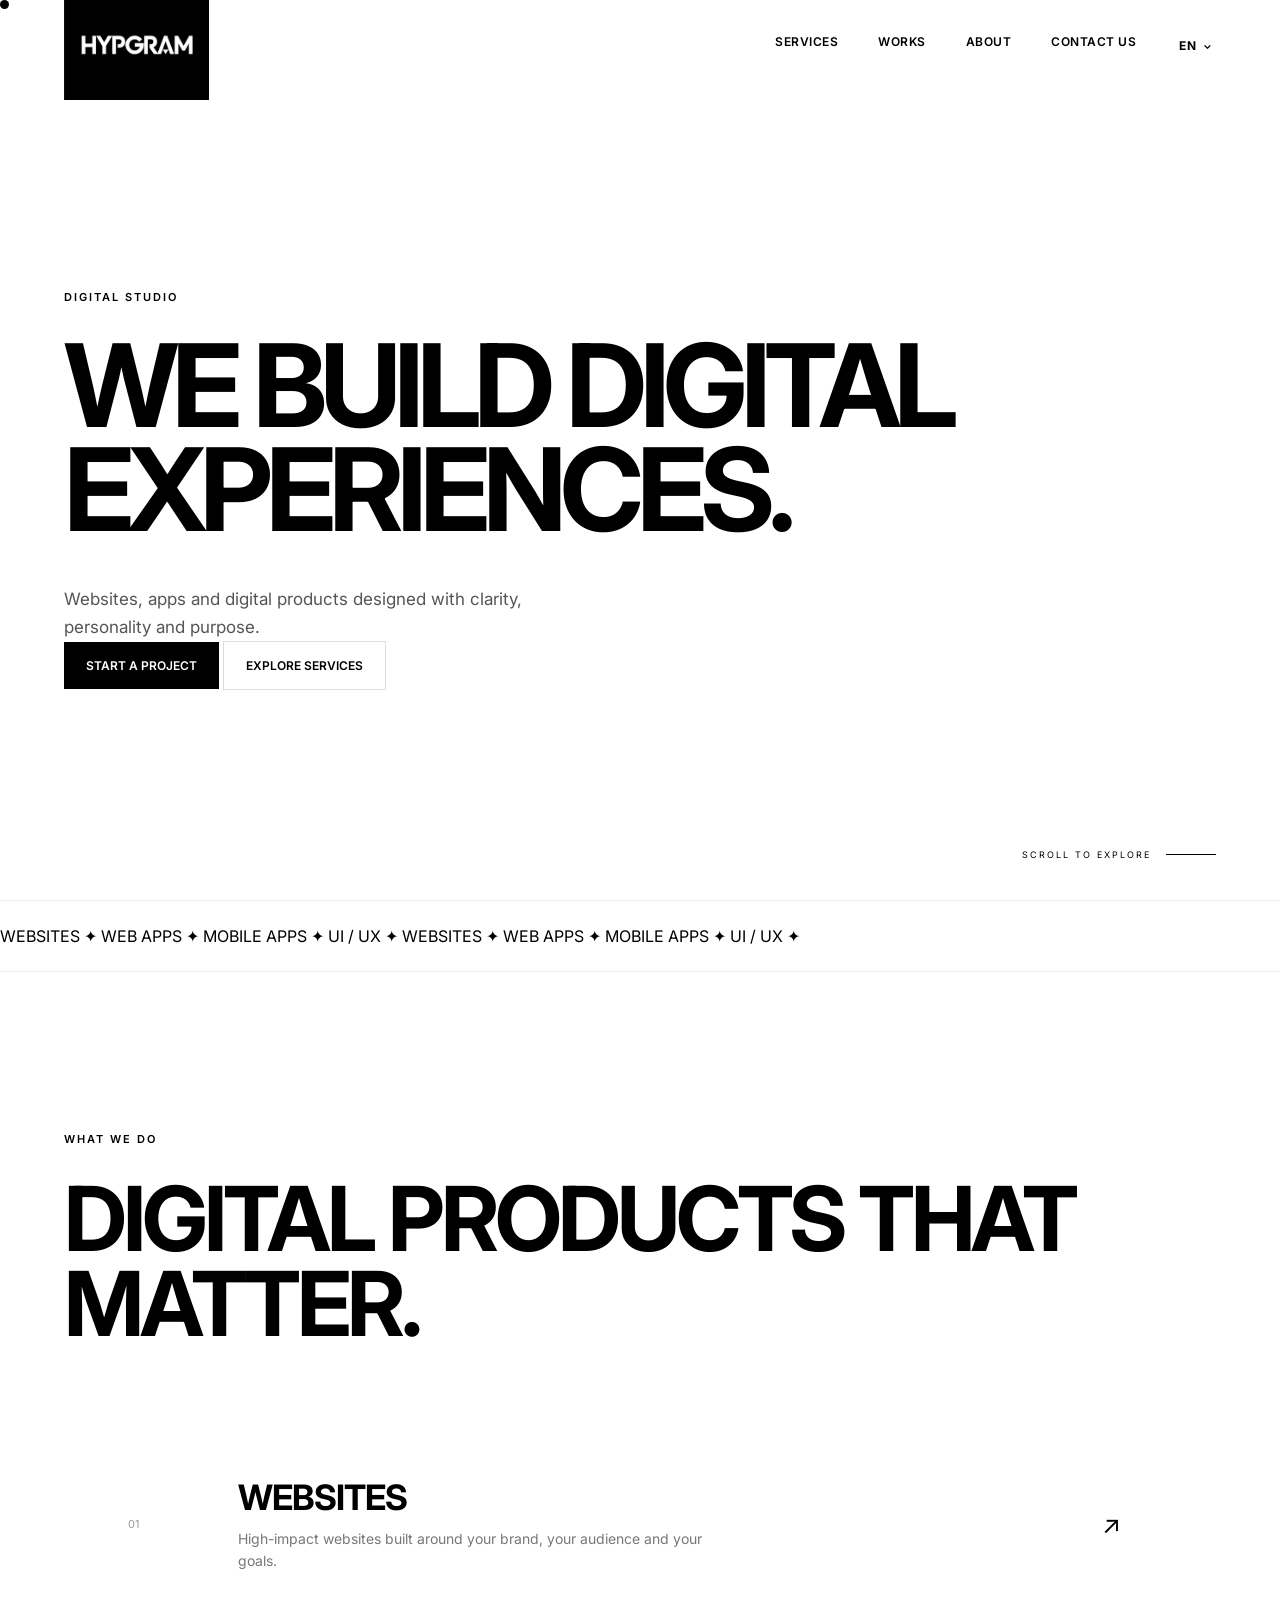
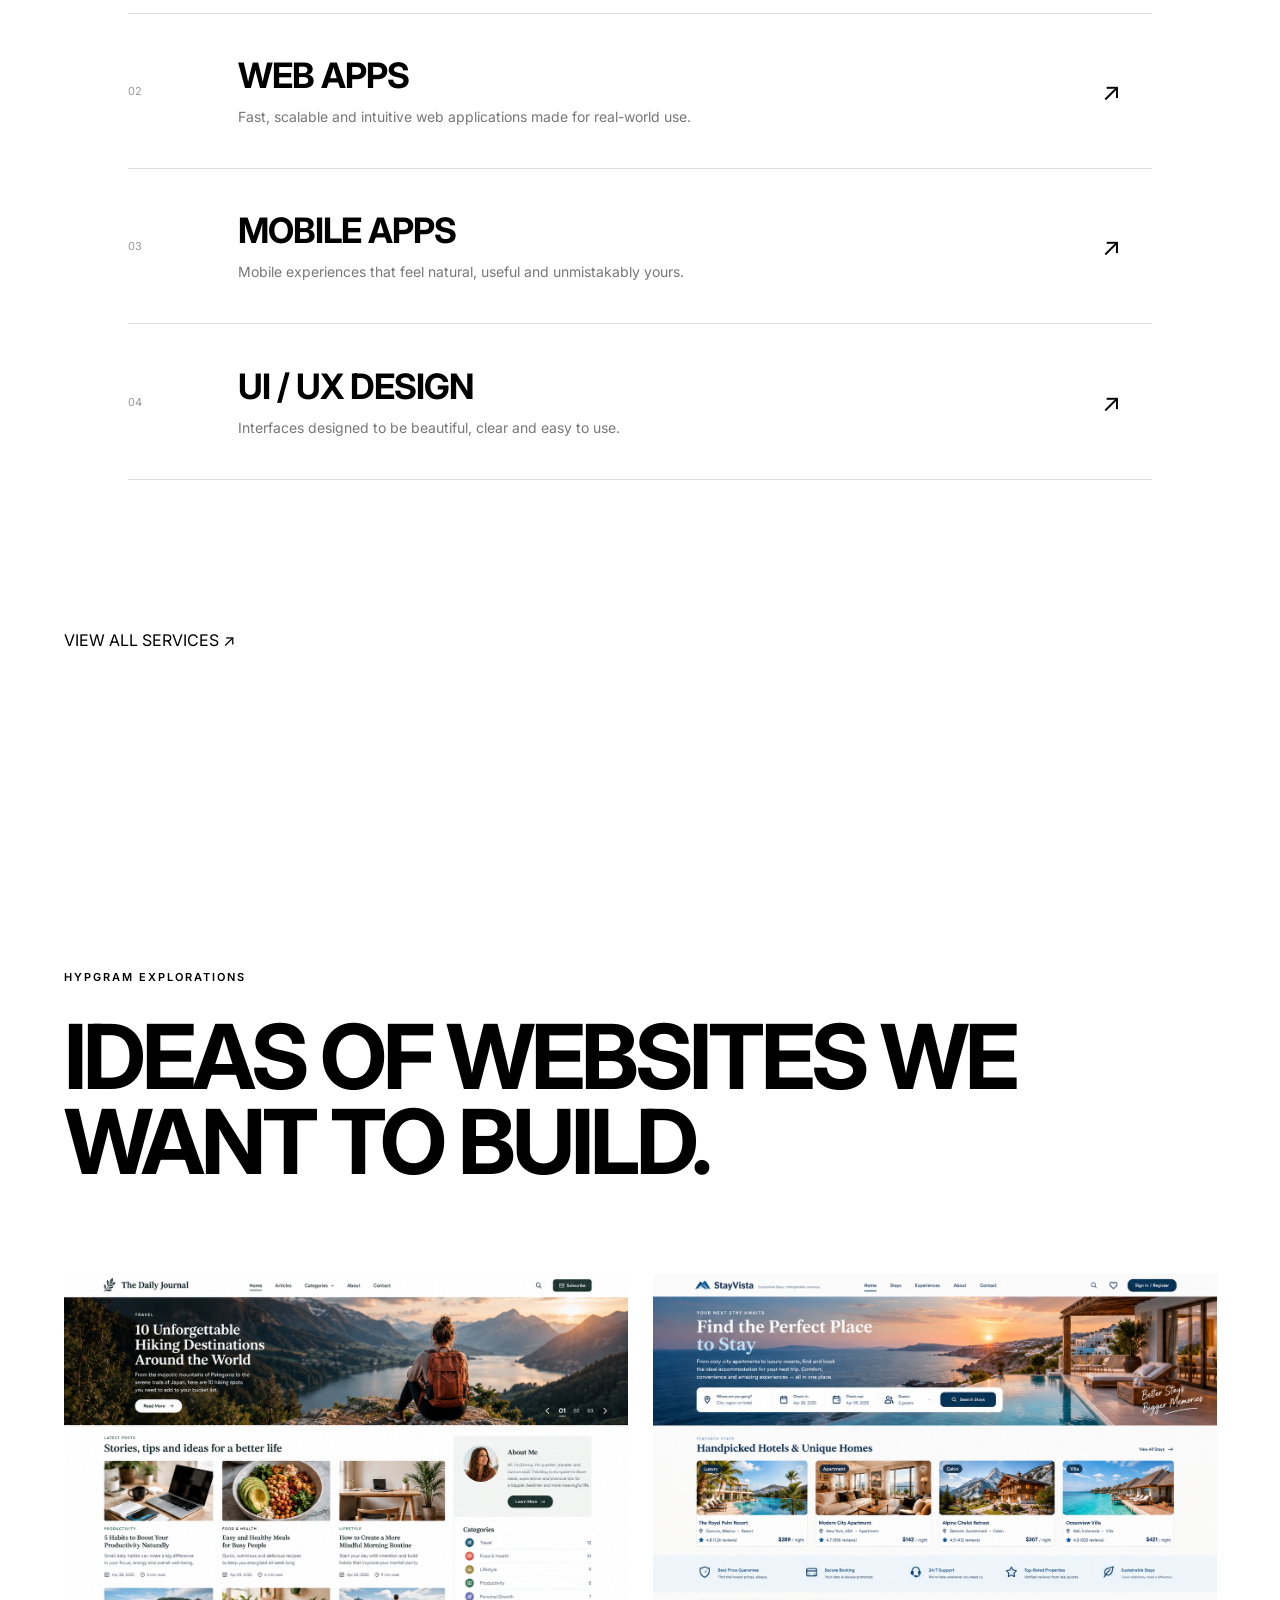
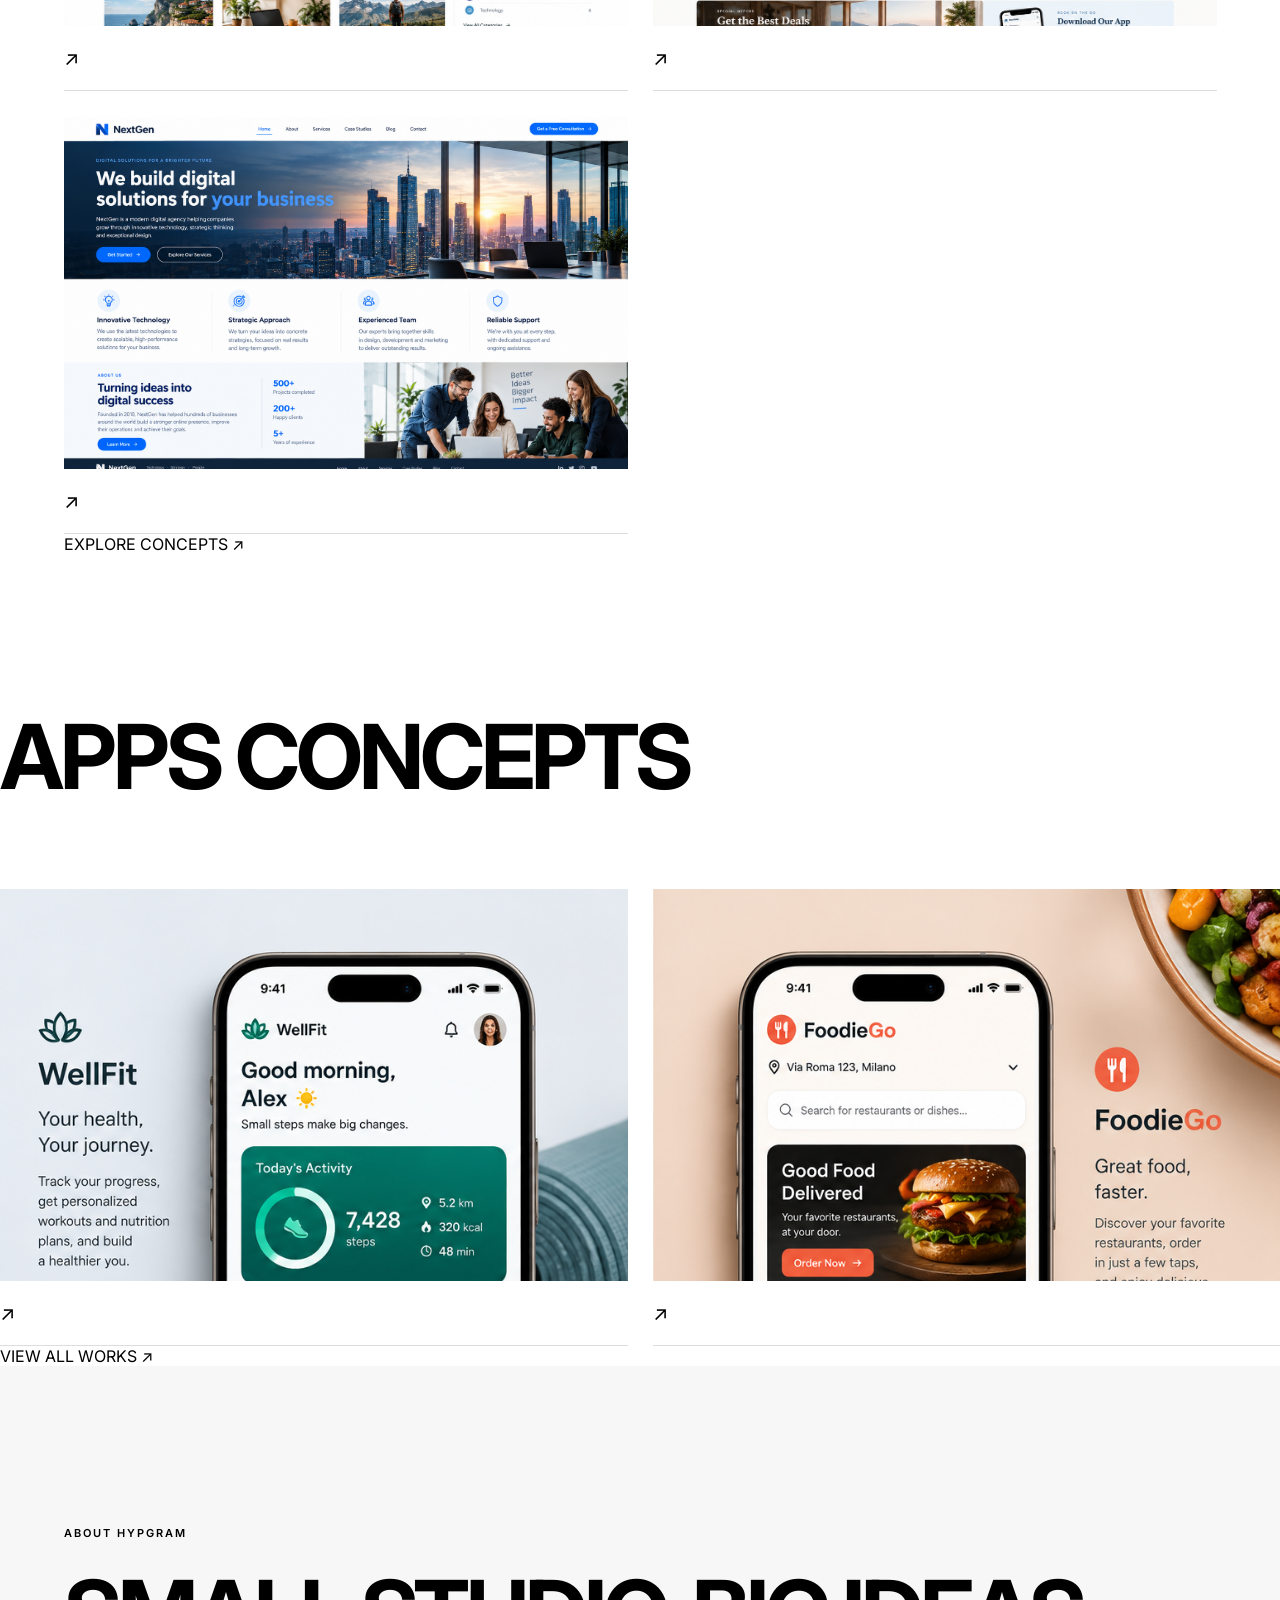
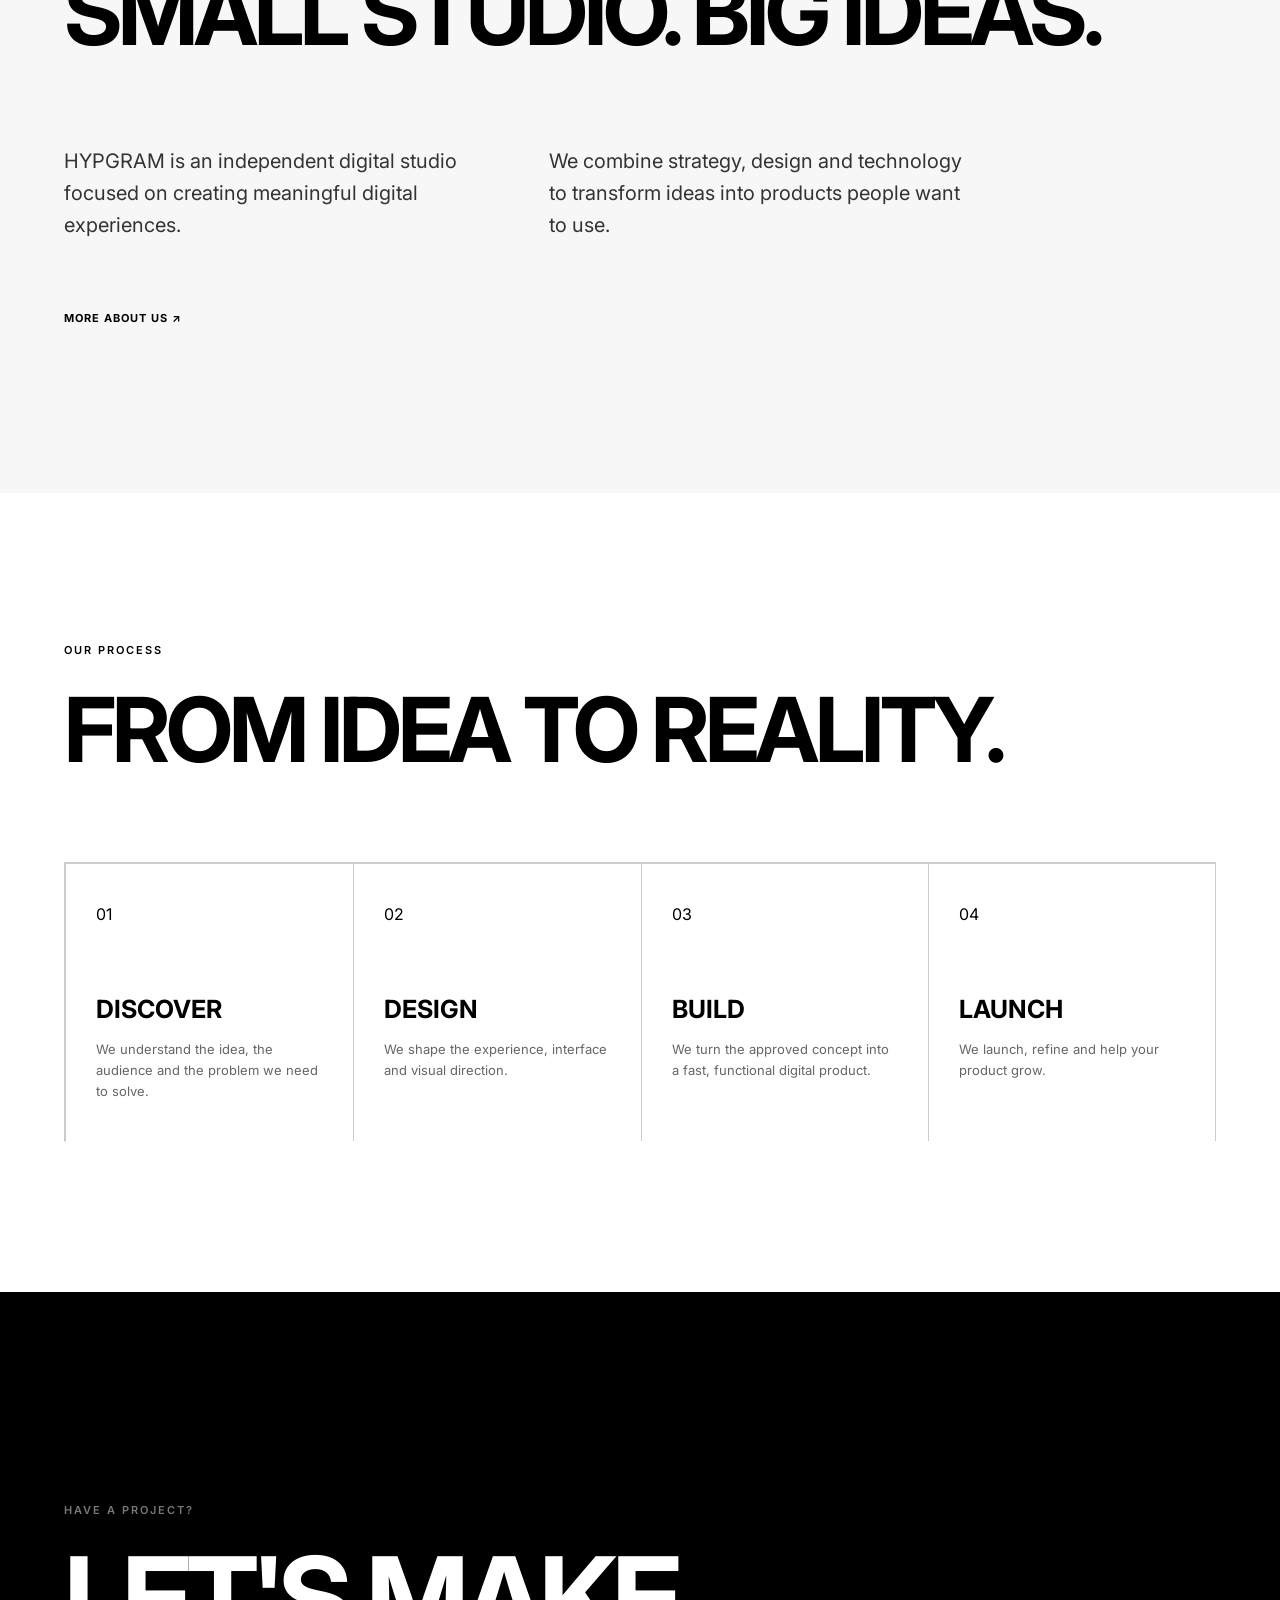
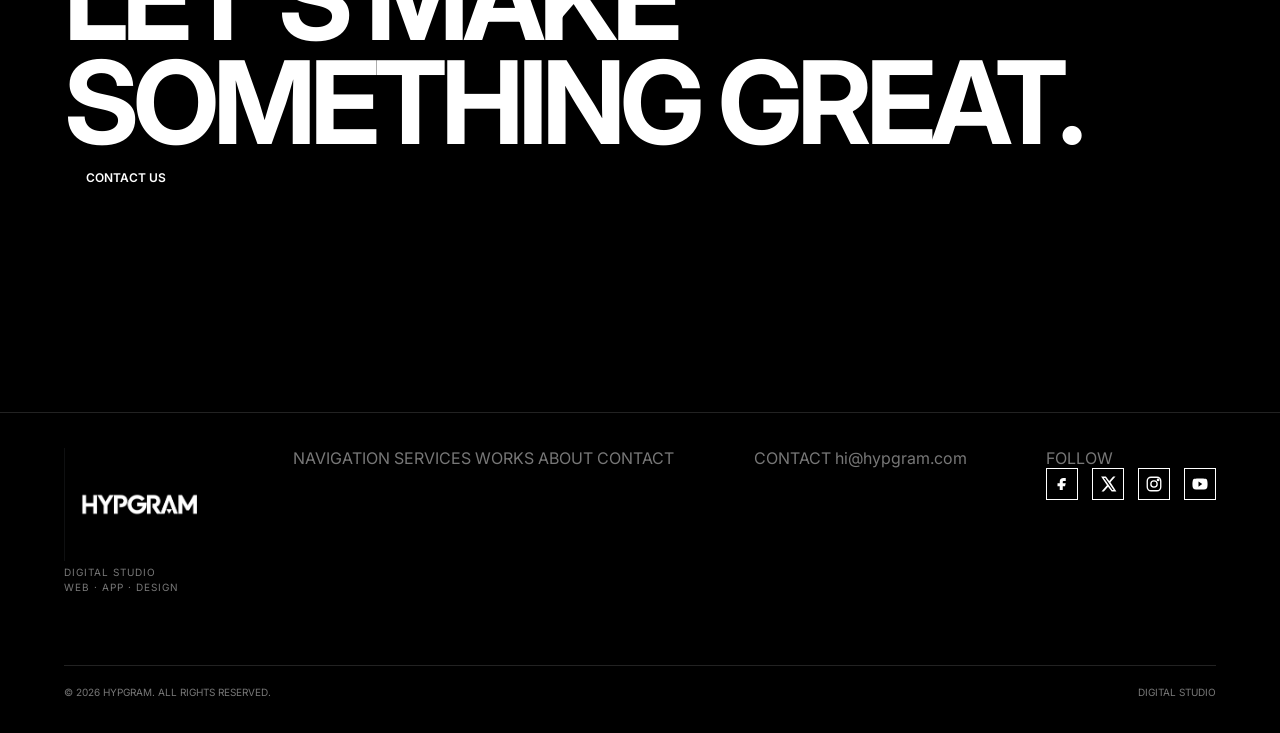
<file: index.html>
<!DOCTYPE html>
<html lang="en">

<head>
    <meta charset="UTF-8">
    <meta name="viewport" content="width=device-width, initial-scale=1.0">

    <meta
        name="description"
        content="HYPGRAM — Digital studio for websites, web apps, mobile apps and UI/UX design."
    >

    <title>HYPGRAM</title>
    <link rel="icon" type="image/png" href="img/662503956_18083046371087848_6602340541922458904_n.png">
    <link rel="preconnect" href="https://fonts.googleapis.com">
    <link rel="preconnect" href="https://fonts.gstatic.com" crossorigin>

    <link
        href="https://fonts.googleapis.com/css2?family=Inter:wght@400;500;600;700;800;900&display=swap"
        rel="stylesheet"
    >

    <link rel="stylesheet" href="style.css">
</head>

<body>

    <!-- CUSTOM CURSOR -->
    <div class="cursor"></div>


    <!-- =========================
         NAVBAR
    ========================== -->

    <header class="navbar" id="navbar">

        <a href="index.html" class="logo">
    <img src="img/Screenshot (62).png" alt="HYPGRAM">
</a>


        <!-- DESKTOP NAV -->
        <nav
            class="desktop-nav"
            aria-label="Main navigation"
        >

            <a
                href="services.html"
                data-i18n="nav.services"
            >
                SERVICES
            </a>

            <a
                href="works.html"
                data-i18n="nav.works"
            >
                WORKS
            </a>

            <a
                href="about.html"
                data-i18n="nav.about"
            >
                ABOUT
            </a>

            <a
                href="contactus.html"
                data-i18n="nav.contact"
            >
                CONTACT US
            </a>

        </nav>


        <!-- NAVBAR ACTIONS -->
        <div class="navbar-actions">

            <!-- LANGUAGE -->
            <div
                class="language-selector"
                id="languageSelector"
            >

                <button
                    class="language-current"
                    id="languageCurrent"
                    type="button"
                    aria-expanded="false"
                    aria-haspopup="true"
                >
                    EN
                </button>


                <div
                    class="language-menu"
                    id="languageMenu"
                >

                    <button
                        type="button"
                        data-lang="en"
                    >
                        English
                    </button>

                    <button
                        type="button"
                        data-lang="it"
                    >
                        Italiano
                    </button>

                    <button
                        type="button"
                        data-lang="es"
                    >
                        Español
                    </button>

                    <button
                        type="button"
                        data-lang="fr"
                    >
                        Français
                    </button>

                    <button
                        type="button"
                        data-lang="de"
                    >
                        Deutsch
                    </button>

                    <button
                        type="button"
                        data-lang="pt"
                    >
                        Português
                    </button>

                    <button
                        type="button"
                        data-lang="zh"
                    >
                        中文
                    </button>

                    <button
                        type="button"
                        data-lang="ja"
                    >
                        日本語
                    </button>

                    <button
                        type="button"
                        data-lang="ko"
                    >
                        한국어
                    </button>

                    <button
                        type="button"
                        data-lang="ar"
                    >
                        العربية
                    </button>

                    <button
                        type="button"
                        data-lang="hi"
                    >
                        हिन्दी
                    </button>

                    <button
                        type="button"
                        data-lang="ru"
                    >
                        Русский
                    </button>

                </div>

            </div>


            <!-- MOBILE MENU BUTTON -->
            <button
                class="menu-toggle"
                id="menuToggle"
                type="button"
                aria-label="Open menu"
                aria-expanded="false"
                aria-controls="mobileMenu"
            >

                <span></span>
                <span></span>

            </button>

        </div>

    </header>


    <!-- =========================
         MOBILE MENU
    ========================== -->

    <div
        class="mobile-menu"
        id="mobileMenu"
        aria-hidden="true"
    >

        <div class="mobile-menu-inner">

            <a
                href="services.html"
                data-i18n="nav.services"
            >
                SERVICES
            </a>

            <a
                href="works.html"
                data-i18n="nav.works"
            >
                WORKS
            </a>

            <a
                href="about.html"
                data-i18n="nav.about"
            >
                ABOUT
            </a>

            <a
                href="contactus.html"
                data-i18n="nav.contact"
            >
                CONTACT US
            </a>

        </div>

    </div>


    <!-- =========================
         MAIN
    ========================== -->

    <main>


        <!-- =========================
             HERO
        ========================== -->

        <section class="hero">

            <div class="hero-content reveal">

                <p
                    class="eyebrow"
                    data-i18n="hero.eyebrow"
                >
                    DIGITAL STUDIO
                </p>


                <h1 data-i18n="hero.title">
                    WE BUILD<br>
                    DIGITAL<br>
                    EXPERIENCES.
                </h1>


                <p
                    class="hero-description"
                    data-i18n="hero.description"
                >
                    Websites, apps and digital products designed with
                    clarity, personality and purpose.
                </p>


                <div class="hero-buttons">

                    <a
                        href="hyp.html"
                        class="btn btn-black"
                        data-i18n="hero.button"
                    >
                        START A PROJECT
                    </a>


                    <a
                        href="services.html"
                        class="btn btn-outline"
                        data-i18n="hero.secondary"
                    >
                        EXPLORE SERVICES
                    </a>

                </div>

            </div>


            <div class="hero-scroll reveal">

                <span data-i18n="hero.scroll">
                    SCROLL TO EXPLORE
                </span>

                <span class="scroll-line"></span>

            </div>

        </section>


        <!-- =========================
             MARQUEE
        ========================== -->

        <section
            class="marquee-section"
            aria-label="HYPGRAM services"
        >

            <div class="marquee">

                <span>WEBSITES</span>
                <span>✦</span>

                <span>WEB APPS</span>
                <span>✦</span>

                <span>MOBILE APPS</span>
                <span>✦</span>

                <span>UI / UX</span>
                <span>✦</span>


                <span>WEBSITES</span>
                <span>✦</span>

                <span>WEB APPS</span>
                <span>✦</span>

                <span>MOBILE APPS</span>
                <span>✦</span>

                <span>UI / UX</span>
                <span>✦</span>

            </div>

        </section>


        <!-- =========================
             SERVICES PREVIEW
        ========================== -->

        <section
            class="section services-section"
            id="services"
        >

            <div class="section-header reveal">

                <p
                    class="eyebrow"
                    data-i18n="services.eyebrow"
                >
                    WHAT WE DO
                </p>


                <h2 data-i18n="services.title">
                    DIGITAL PRODUCTS<br>
                    THAT MATTER.
                </h2>

            </div>


            <div class="services-list">


                <!-- SERVICE 01 -->
                <article class="service reveal">

                    <div class="service-number">
                        01
                    </div>


                    <div class="service-content">

                        <h3 data-i18n="services.web.title">
                            WEBSITES
                        </h3>


                        <p data-i18n="services.web.text">
                            High-impact websites built around your brand,
                            your audience and your goals.
                        </p>

                    </div>


                    <a
                        href="services.html"
                        class="service-arrow"
                        aria-label="View website services"
                    >
                        ↗
                    </a>

                </article>


                <!-- SERVICE 02 -->
                <article class="service reveal">

                    <div class="service-number">
                        02
                    </div>


                    <div class="service-content">

                        <h3 data-i18n="services.webapp.title">
                            WEB APPS
                        </h3>


                        <p data-i18n="services.webapp.text">
                            Fast, scalable and intuitive web applications
                            made for real-world use.
                        </p>

                    </div>


                    <a
                        href="services.html"
                        class="service-arrow"
                        aria-label="View web app services"
                    >
                        ↗
                    </a>

                </article>


                <!-- SERVICE 03 -->
                <article class="service reveal">

                    <div class="service-number">
                        03
                    </div>


                    <div class="service-content">

                        <h3 data-i18n="services.mobile.title">
                            MOBILE APPS
                        </h3>


                        <p data-i18n="services.mobile.text">
                            Mobile experiences that feel natural,
                            useful and unmistakably yours.
                        </p>

                    </div>


                    <a
                        href="services.html"
                        class="service-arrow"
                        aria-label="View mobile app services"
                    >
                        ↗
                    </a>

                </article>


                <!-- SERVICE 04 -->
                <article class="service reveal">

                    <div class="service-number">
                        04
                    </div>


                    <div class="service-content">

                        <h3 data-i18n="services.uiux.title">
                            UI / UX DESIGN
                        </h3>


                        <p data-i18n="services.uiux.text">
                            Interfaces designed to be beautiful,
                            clear and easy to use.
                        </p>

                    </div>


                    <a
                        href="services.html"
                        class="service-arrow"
                        aria-label="View UI UX services"
                    >
                        ↗
                    </a>

                </article>

            </div>


            <div class="section-link reveal">

                <a href="services.html">

                    <span data-i18n="services.link">
                        VIEW ALL SERVICES
                    </span>

                    <span>↗</span>

                </a>

            </div>

        </section>


        <!-- =========================
             WORKS PREVIEW
        ========================== -->

        <!-- =========================
     HYPGRAM EXPLORATIONS
========================== -->

<!-- =========================
     HYPGRAM EXPLORATIONS
========================== -->

<!-- =========================
     HYPGRAM EXPLORATIONS
========================== -->

<section
    class="section works-section"
    id="works"
>

    <div class="section-header reveal">

        <p class="eyebrow">
            HYPGRAM EXPLORATIONS
        </p>

        <h2>
            IDEAS OF WEBSITES WE<br>
            WANT TO BUILD.
        </h2>

    </div>


    <div class="works-grid">


        <!-- CONCEPT 01 -->
        <a
            href="works.html"
            class="work-card work-card-large reveal"
        >

            <div class="work-image">

                <div class="work-concept">
                    <img src="./img/blog.png" alt="">
                </div>

            </div>


            <div class="work-info">

                <span>↗</span>

            </div>

        </a>


        <!-- CONCEPT 02 -->
        <a
            href="works.html"
            class="work-card work-card-large reveal"
        >

            <div class="work-image">

                <div class="work-concept">
                    <img src="./img/booking.png" alt="">
                </div>

            </div>


            <div class="work-info">

                <span>↗</span>

            </div>

        </a>


        <!-- CONCEPT 03 -->
        <a
            href="works.html"
            class="work-card work-card-large reveal"
        >

            <div class="work-image">

                <div class="work-concept">
                    <img src="./img/business.png" alt="">
                </div>

            </div>


            <div class="work-info">

                <span>↗</span>

            </div>

        </a>
    </div>


    <div class="section-link reveal">

        <a href="works.html">

            <span>
                EXPLORE CONCEPTS
            </span>

            <span>
                ↗
            </span>

        </a>

    </div>

</section>

            <div class="section-header reveal">

                <h2 data-i18n="works.title">
                    APPS<br>
                    IDEAS
                </h2>

            </div>


            <div class="works-grid">


                <!-- WORK 01 -->
                <a
                    href="works.html"
                    class="work-card reveal"
                >

                    <div class="work-image">

                        <div class="work-concept">
                    <img src="./img/app1.png" alt="">
                </div>

                    </div>


                    <div class="work-info">

                        <span>
                            ↗
                        </span>

                    </div>

                </a>          


                <!-- WORK 02 -->
                <a
                    href="works.html"
                    class="work-card reveal"
                >

                    <div class="work-image">

                        <div class="work-concept">
                    <img src="./img/app2.png" alt="">
                </div>

                    </div>


                    <div class="work-info">

                        <span>
                            ↗
                        </span>

                    </div>

                </a>                

            </div>


            <div class="section-link reveal">

                <a href="works.html">

                    <span data-i18n="works.link">
                        VIEW ALL WORKS
                    </span>

                    <span>
                        ↗
                    </span>

                </a>

            </div>

        </section>


        <!-- =========================
             ABOUT PREVIEW
        ========================== -->

        <section
            class="section about-section"
            id="about"
        >

            <div class="about-grid">


                <div class="section-header reveal">

                    <p
                        class="eyebrow"
                        data-i18n="about.eyebrow"
                    >
                        ABOUT HYPGRAM
                    </p>


                    <h2 data-i18n="about.title">
                        SMALL STUDIO.<br>
                        BIG IDEAS.
                    </h2>

                </div>


                <div class="about-content reveal">

                    <p data-i18n="about.text">
                        HYPGRAM is an independent digital studio focused
                        on creating meaningful digital experiences.
                    </p>


                    <p data-i18n="about.text2">
                        We combine strategy, design and technology to
                        transform ideas into products people want to use.
                    </p>


                    <a
                        href="about.html"
                        class="text-link"
                    >

                        <span data-i18n="about.link">
                            MORE ABOUT US
                        </span>

                        <span>
                            ↗
                        </span>

                    </a>

                </div>

            </div>

        </section>


        <!-- =========================
             PROCESS
        ========================== -->

        <section class="section process-section">

            <div class="section-header reveal">

                <p
                    class="eyebrow"
                    data-i18n="process.eyebrow"
                >
                    OUR PROCESS
                </p>


                <h2 data-i18n="process.title">
                    FROM IDEA<br>
                    TO REALITY.
                </h2>

            </div>


            <div class="process-grid">


                <!-- STEP 01 -->
                <div class="process-item reveal">

                    <span>
                        01
                    </span>


                    <h3 data-i18n="process.step1.title">
                        DISCOVER
                    </h3>


                    <p data-i18n="process.step1.text">
                        We understand the idea, the audience and the
                        problem we need to solve.
                    </p>

                </div>


                <!-- STEP 02 -->
                <div class="process-item reveal">

                    <span>
                        02
                    </span>


                    <h3 data-i18n="process.step2.title">
                        DESIGN
                    </h3>


                    <p data-i18n="process.step2.text">
                        We shape the experience, interface and visual
                        direction.
                    </p>

                </div>


                <!-- STEP 03 -->
                <div class="process-item reveal">

                    <span>
                        03
                    </span>


                    <h3 data-i18n="process.step3.title">
                        BUILD
                    </h3>


                    <p data-i18n="process.step3.text">
                        We turn the approved concept into a fast,
                        functional digital product.
                    </p>

                </div>


                <!-- STEP 04 -->
                <div class="process-item reveal">

                    <span>
                        04
                    </span>


                    <h3 data-i18n="process.step4.title">
                        LAUNCH
                    </h3>


                    <p data-i18n="process.step4.text">
                        We launch, refine and help your product grow.
                    </p>

                </div>

            </div>

        </section>


        <!-- =========================
             CONTACT CTA
        ========================== -->

        <section
            class="cta"
            id="contact"
        >

            <div class="cta-inner reveal">

                <p
                    class="eyebrow"
                    data-i18n="contact.eyebrow"
                >
                    HAVE A PROJECT?
                </p>


                <h2 data-i18n="contact.title">
                    LET'S MAKE<br>
                    SOMETHING GREAT.
                </h2>


                <a
                    href="contactus.html"
                    class="btn btn-white"
                    data-i18n="contact.button"
                >
                    CONTACT US
                </a>

            </div>

        </section>

    </main>


    <!-- =========================
         FOOTER
    ========================== -->

    <footer class="site-footer">

    <div class="footer-top">

        <div class="footer-brand">
            <a href="index.html" class="footer-logo">
                <img src="img/Screenshot (62).png" alt="HYPGRAM">
            </a>

            <p>
                DIGITAL STUDIO<br>
                WEB · APP · DESIGN
            </p>
        </div>

        <div class="footer-column">
            <span class="footer-label">NAVIGATION</span>

            <a href="services.html">SERVICES</a>
            <a href="works.html">WORKS</a>
            <a href="about.html">ABOUT</a>
            <a href="contactus.html">CONTACT</a>
        </div>

        <div class="footer-column">
            <span class="footer-label">CONTACT</span>

            <a href="mailto:hi@hypgram.com">
                hi@hypgram.com
            </a>
        </div>

        <div class="footer-column footer-social-column">
            <span class="footer-label">FOLLOW</span>

            <div class="footer-socials">

    <!-- Facebook -->
    <a
        href="https://www.facebook.com/hypgramiwd"
        aria-label="Facebook"
        target="_blank"
        rel="noopener"
    >
        <svg viewBox="0 0 24 24" aria-hidden="true">
            <path d="M14 8h3V4h-3c-3.31 0-5 1.69-5 5v2H6v4h3v5h4v-5h3l1-4h-4V9c0-.67.33-1 1-1z"/>
        </svg>
    </a>


    <!-- X -->
    <a
        href="https://x.com/hypgramiwd"
        aria-label="X"
        target="_blank"
        rel="noopener"
    >
        <svg viewBox="0 0 24 24" aria-hidden="true">
            <path d="M18.9 2H22l-6.77 7.74L23.2 22h-6.25l-4.9-6.41L6.45 22H3.34l7.24-8.28L2.8 2h6.41l4.43 5.86L18.9 2zm-1.1 17.9h1.73L8.29 4.02H6.43L17.8 19.9z"/>
        </svg>
    </a>


    <!-- Instagram -->
    <a
        href="https://www.instagram.com/hypgramiwd/"
        aria-label="Instagram"
        target="_blank"
        rel="noopener"
    >
        <svg viewBox="0 0 24 24" aria-hidden="true">
            <rect x="3" y="3" width="18" height="18" rx="5"/>
            <circle cx="12" cy="12" r="4.2"/>
            <circle cx="17.5" cy="6.5" r="1"/>
        </svg>
    </a>


    <!-- YouTube -->
    <a
        href="https://www.youtube.com/@hypgramiwd"
        aria-label="YouTube"
        target="_blank"
        rel="noopener"
    >
        <svg viewBox="0 0 24 24" aria-hidden="true">
            <path d="M21.6 7.2a2.9 2.9 0 0 0-2.04-2.05C17.76 4.65 12 4.65 12 4.65s-5.76 0-7.56.5A2.9 2.9 0 0 0 2.4 7.2C1.9 9 1.9 12 1.9 12s0 3 .5 4.8a2.9 2.9 0 0 0 2.04 2.05c1.8.5 7.56.5 7.56.5s5.76 0 7.56-.5a2.9 2.9 0 0 0 2.04-2.05c.5-1.8.5-4.8.5-4.8s0-3-.5-4.8z"/>
            <path class="social-play" d="m10 15.5 5-3.5-5-3.5v7z"/>
        </svg>
    </a>

</div>
        </div>

    </div>

    <div class="footer-bottom">

        <span>
            © 2026 HYPGRAM. ALL RIGHTS RESERVED.
        </span>

        <span>
            DIGITAL STUDIO
        </span>

    </div>

</footer>


    <!-- JAVASCRIPT -->
    <script src="script.js"></script>

</body>
</html>
</file>
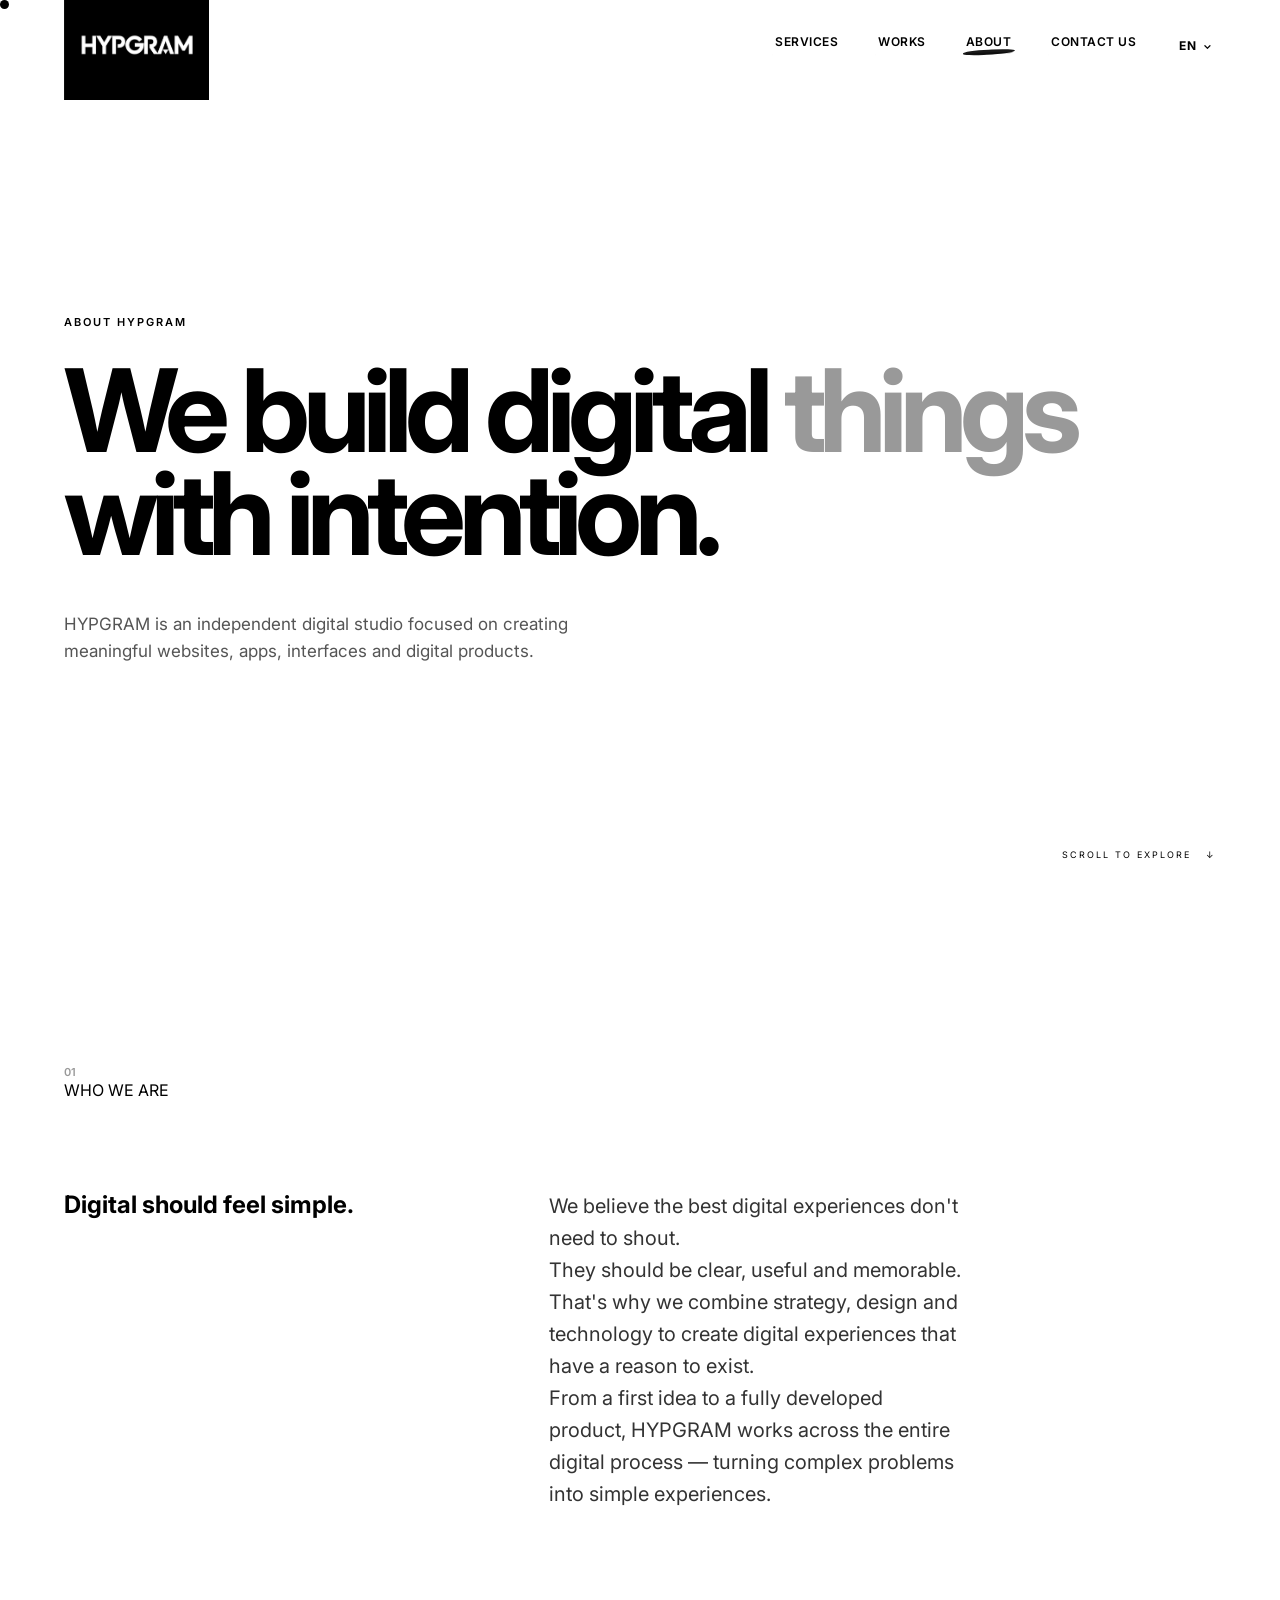
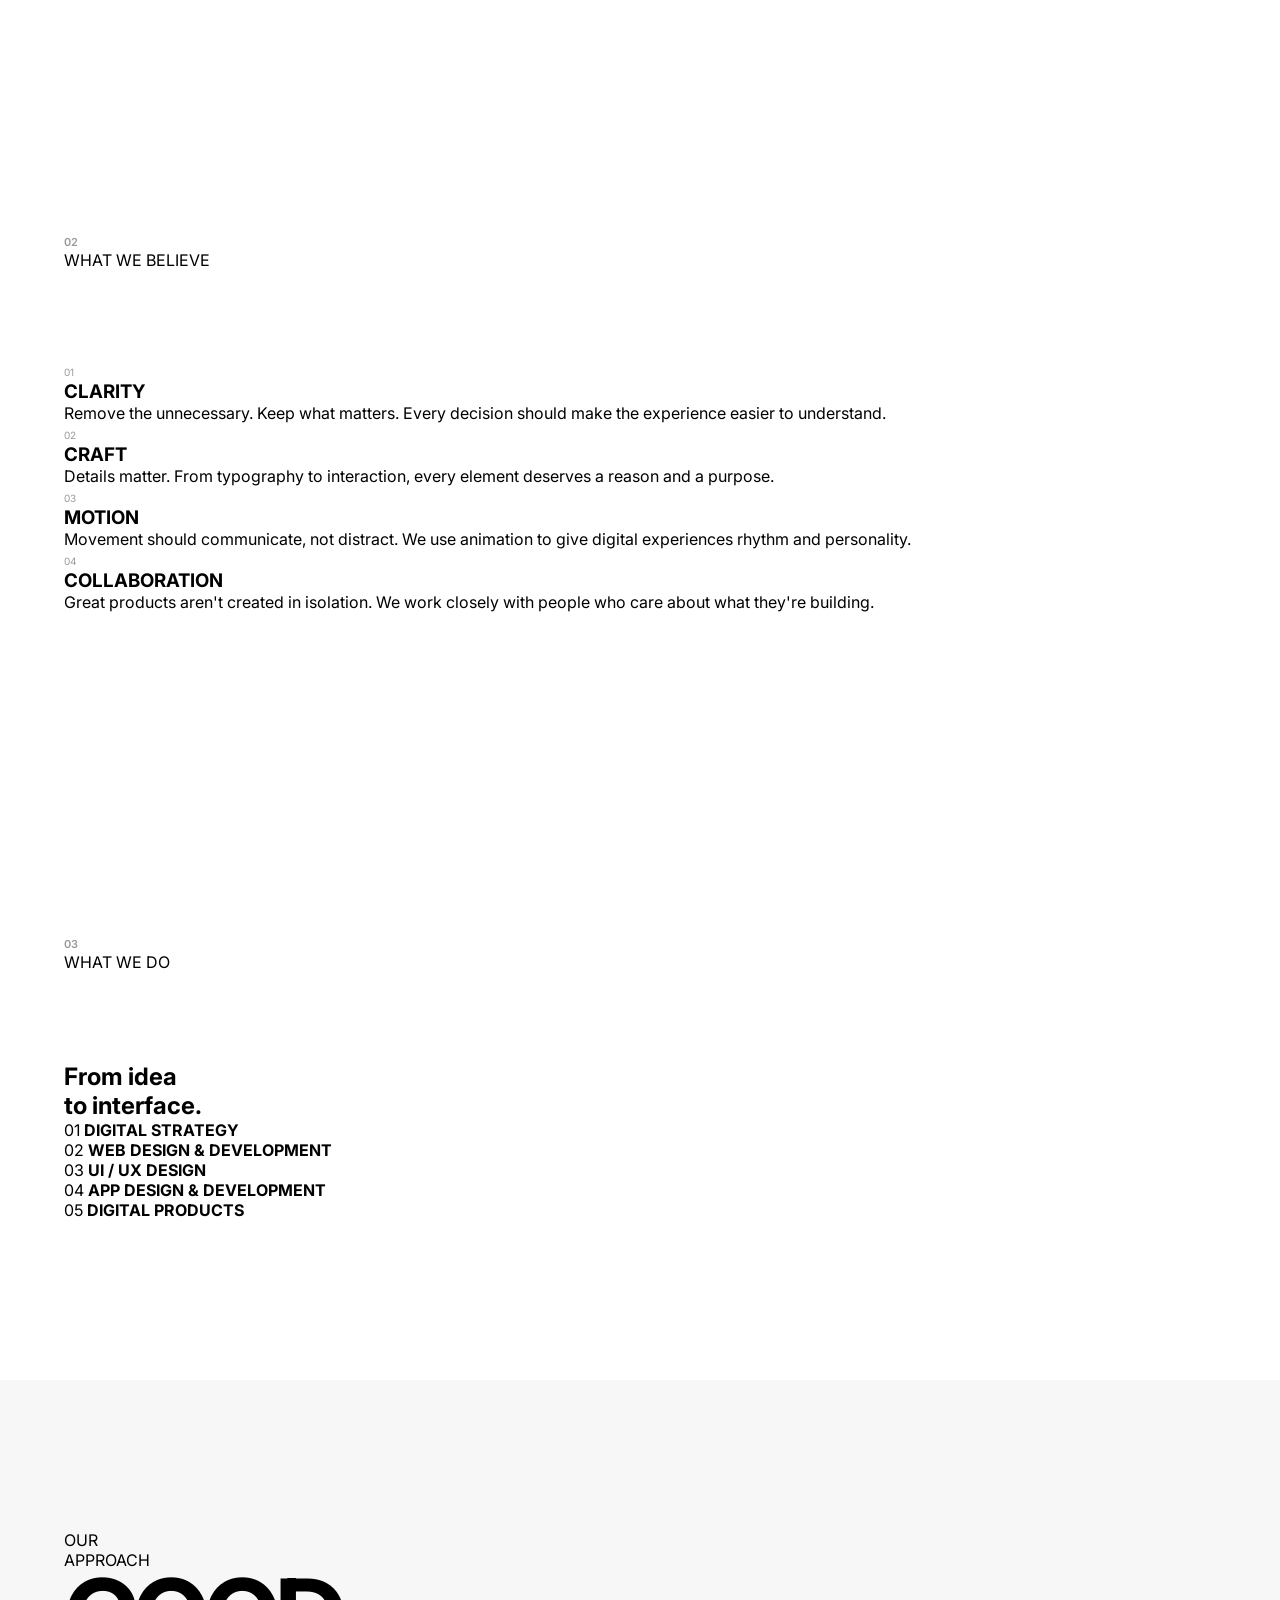
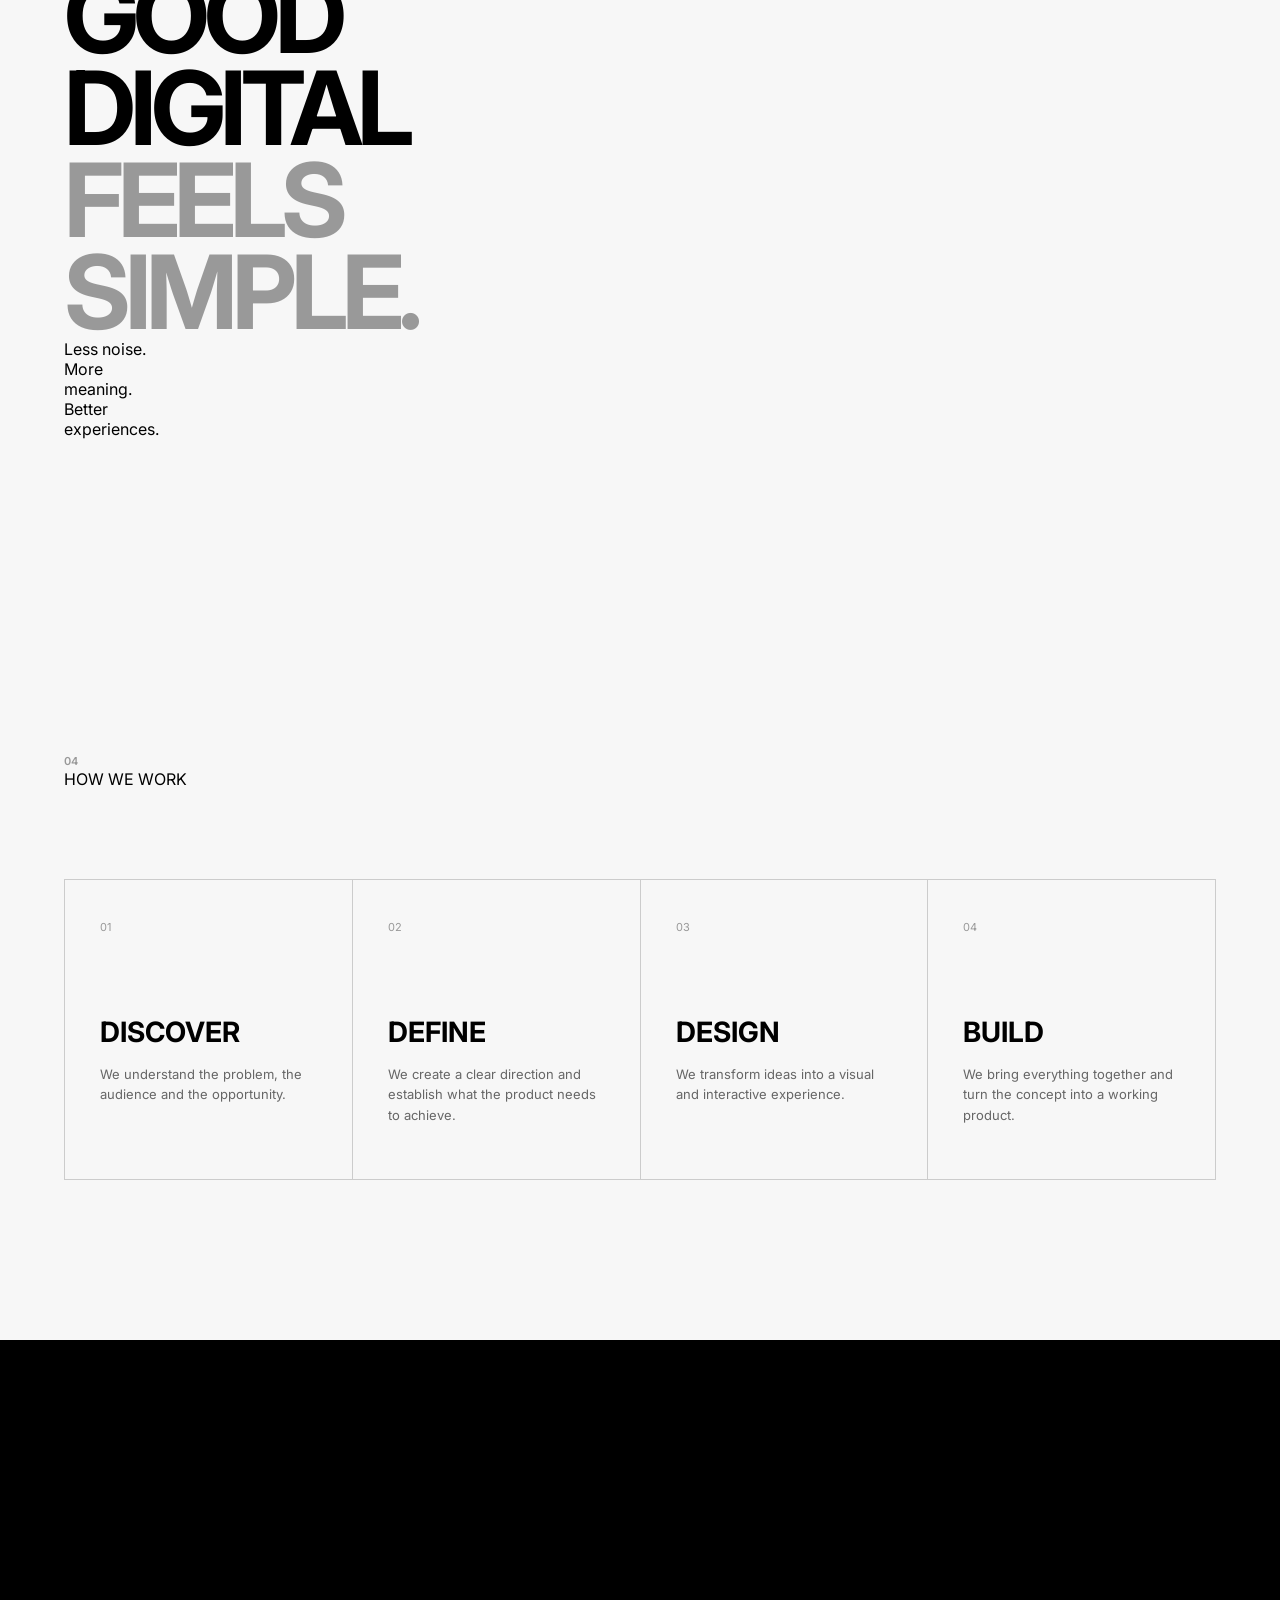
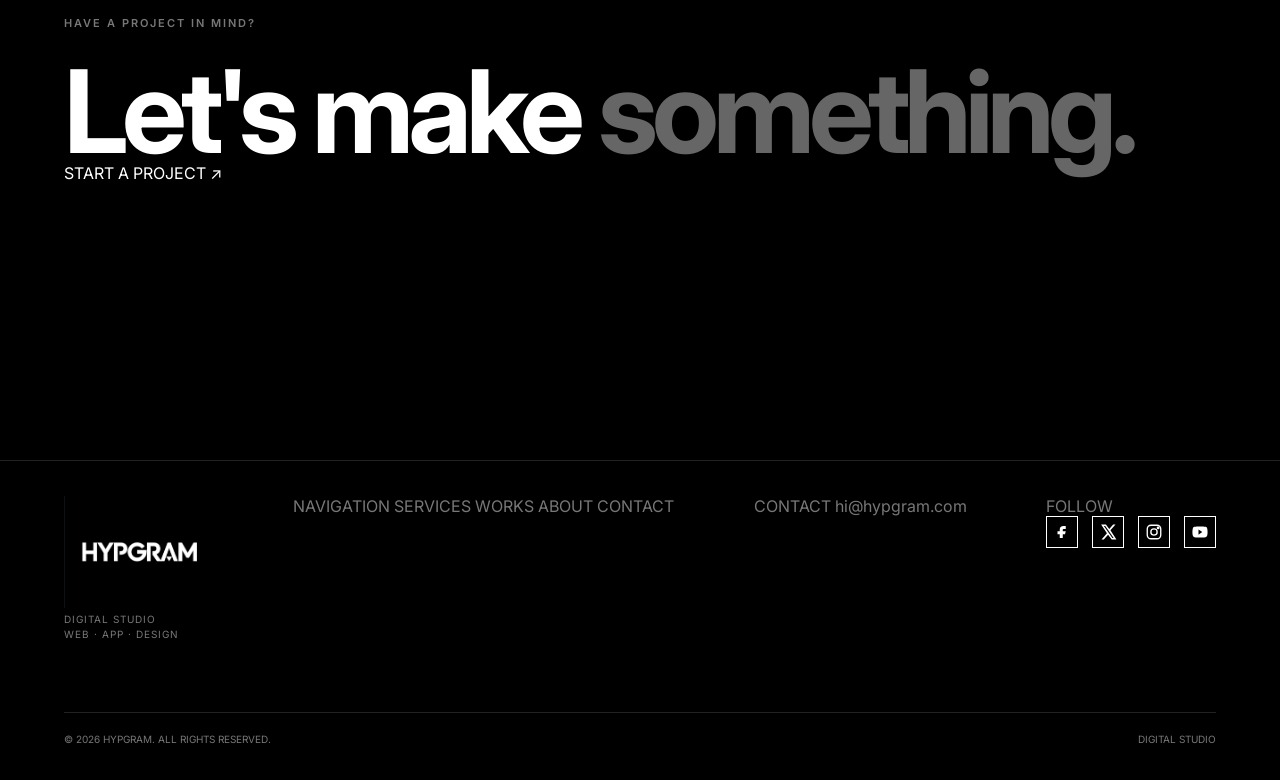
<file: about.html>
<!DOCTYPE html>
<html lang="en">
<head>
    <meta charset="UTF-8">
    <meta name="viewport" content="width=device-width, initial-scale=1.0">

    <meta
        name="description"
        content="HYPGRAM — A digital studio creating websites, apps, interfaces and digital products."
    >

    <title>HYPGRAM — About</title>
    <link rel="icon" type="image/png" href="img/662503956_18083046371087848_6602340541922458904_n.png">
    <link rel="preconnect" href="https://fonts.googleapis.com">
    <link rel="preconnect" href="https://fonts.gstatic.com" crossorigin>
    <link
        href="https://fonts.googleapis.com/css2?family=Inter:wght@400;500;600;700;800;900&display=swap"
        rel="stylesheet"
    >

    <link rel="stylesheet" href="style.css">
</head>

<body>

    <!-- CUSTOM CURSOR -->
    <div class="cursor"></div>


    <!-- =========================
         NAVBAR
    ========================== -->

    <header class="navbar" id="navbar">

        <a href="index.html" class="logo">
    <img src="img/Screenshot (62).png" alt="HYPGRAM">
</a>

        <nav class="desktop-nav">
            <a href="services.html" data-i18n="nav.services">SERVICES</a>
            <a href="works.html" data-i18n="nav.works">WORKS</a>
            <a href="about.html" class="active" data-i18n="nav.about">ABOUT</a>
            <a href="contactus.html" data-i18n="nav.contact">CONTACT US</a>
        </nav>

        <div class="navbar-actions">

            <!-- LANGUAGE -->
            <div class="language-selector">

                <button
                    class="language-current"
                    id="languageCurrent"
                    type="button"
                    aria-expanded="false"
                    aria-haspopup="true"
                >
                    EN
                </button>

                <div class="language-menu" id="languageMenu">

                    <button type="button" data-lang="en">EN</button>
                    <button type="button" data-lang="it">IT</button>
                    <button type="button" data-lang="es">ES</button>
                    <button type="button" data-lang="fr">FR</button>
                    <button type="button" data-lang="de">DE</button>
                    <button type="button" data-lang="pt">PT</button>
                    <button type="button" data-lang="zh">中文</button>
                    <button type="button" data-lang="ja">日本語</button>
                    <button type="button" data-lang="ko">한국어</button>
                    <button type="button" data-lang="ar">عربي</button>
                    <button type="button" data-lang="hi">हिन्दी</button>
                    <button type="button" data-lang="ru">РУС</button>

                </div>

            </div>


            <!-- MOBILE MENU BUTTON -->
            <button
                class="menu-toggle"
                id="menuToggle"
                type="button"
                aria-label="Open menu"
                aria-expanded="false"
                aria-controls="mobileMenu"
            >
                <span></span>
                <span></span>
            </button>

        </div>

    </header>


    <!-- =========================
         MOBILE MENU
    ========================== -->

    <div class="mobile-menu" id="mobileMenu" aria-hidden="true">

        <div class="mobile-menu-inner">

            <a href="services.html" data-i18n="nav.services">
                SERVICES
            </a>

            <a href="works.html" data-i18n="nav.works">
                WORKS
            </a>

            <a href="about.html" data-i18n="nav.about">
                ABOUT
            </a>

            <a href="contactus.html" data-i18n="nav.contact">
                CONTACT US
            </a>

        </div>

    </div>


    <!-- =========================
         ABOUT HERO
    ========================== -->

    <main>

        <section class="hero about-hero">

            <div class="hero-content">

                <p class="eyebrow">
                    ABOUT HYPGRAM
                </p>

                <h1>
                    We build digital
                    <span>things</span>
                    with intention.
                </h1>

                <p class="hero-description">
                    HYPGRAM is an independent digital studio focused on
                    creating meaningful websites, apps, interfaces and
                    digital products.
                </p>

            </div>

            <div class="hero-scroll">
                SCROLL TO EXPLORE
                <span>↓</span>
            </div>

        </section>


        <!-- =========================
             INTRO
        ========================== -->

        <section class="section about-intro">

            <div class="section-header">

                <span class="section-number">
                    01
                </span>

                <p>
                    WHO WE ARE
                </p>

            </div>

            <div class="about-content">

                <div class="about-content-left">

                    <h2>
                        Digital should feel
                        <span>simple.</span>
                    </h2>

                </div>

                <div class="about-content-right">

                    <p class="large-text">
                        We believe the best digital experiences don't need
                        to shout.
                    </p>

                    <p>
                        They should be clear, useful and memorable.
                        That's why we combine strategy, design and
                        technology to create digital experiences that
                        have a reason to exist.
                    </p>

                    <p>
                        From a first idea to a fully developed product,
                        HYPGRAM works across the entire digital process —
                        turning complex problems into simple experiences.
                    </p>

                </div>

            </div>

        </section>


        <!-- =========================
             VALUES
        ========================== -->

        <section class="section values-section">

            <div class="section-header">

                <span class="section-number">
                    02
                </span>

                <p>
                    WHAT WE BELIEVE
                </p>

            </div>

            <div class="values-grid">

                <article class="value-card">

                    <span class="value-number">
                        01
                    </span>

                    <h3>
                        CLARITY
                    </h3>

                    <p>
                        Remove the unnecessary. Keep what matters.
                        Every decision should make the experience
                        easier to understand.
                    </p>

                </article>


                <article class="value-card">

                    <span class="value-number">
                        02
                    </span>

                    <h3>
                        CRAFT
                    </h3>

                    <p>
                        Details matter. From typography to interaction,
                        every element deserves a reason and a purpose.
                    </p>

                </article>


                <article class="value-card">

                    <span class="value-number">
                        03
                    </span>

                    <h3>
                        MOTION
                    </h3>

                    <p>
                        Movement should communicate, not distract.
                        We use animation to give digital experiences
                        rhythm and personality.
                    </p>

                </article>


                <article class="value-card">

                    <span class="value-number">
                        04
                    </span>

                    <h3>
                        COLLABORATION
                    </h3>

                    <p>
                        Great products aren't created in isolation.
                        We work closely with people who care about
                        what they're building.
                    </p>

                </article>

            </div>

        </section>


        <!-- =========================
             CAPABILITIES
        ========================== -->

        <section class="section capabilities-section">

            <div class="section-header">

                <span class="section-number">
                    03
                </span>

                <p>
                    WHAT WE DO
                </p>

            </div>

            <div class="capabilities-content">

                <h2>
                    From idea
                    <br>
                    to <span>interface.</span>
                </h2>

                <div class="capabilities-list">

                    <div class="capability-item">
                        <span>01</span>
                        <strong>DIGITAL STRATEGY</strong>
                    </div>

                    <div class="capability-item">
                        <span>02</span>
                        <strong>WEB DESIGN & DEVELOPMENT</strong>
                    </div>

                    <div class="capability-item">
                        <span>03</span>
                        <strong>UI / UX DESIGN</strong>
                    </div>

                    <div class="capability-item">
                        <span>04</span>
                        <strong>APP DESIGN & DEVELOPMENT</strong>
                    </div>

                    <div class="capability-item">
                        <span>05</span>
                        <strong>DIGITAL PRODUCTS</strong>
                    </div>

                </div>

            </div>

        </section>


        <!-- =========================
             MANIFESTO
        ========================== -->

        <section class="about-manifesto">

            <div class="manifesto-inner">

                <p>
                    OUR APPROACH
                </p>

                <h2>
                    GOOD DIGITAL
                    <br>
                    <span>FEELS SIMPLE.</span>
                </h2>

                <div class="manifesto-line"></div>

                <p class="manifesto-description">
                    Less noise. More meaning.
                    Better experiences.
                </p>

            </div>

        </section>


        <!-- =========================
             PROCESS
        ========================== -->

        <section class="section process about-process">

            <div class="section-header">

                <span class="section-number">
                    04
                </span>

                <p>
                    HOW WE WORK
                </p>

            </div>

            <div class="process-grid">

                <article class="process-card">

                    <span>01</span>

                    <h3>
                        DISCOVER
                    </h3>

                    <p>
                        We understand the problem, the audience
                        and the opportunity.
                    </p>

                </article>


                <article class="process-card">

                    <span>02</span>

                    <h3>
                        DEFINE
                    </h3>

                    <p>
                        We create a clear direction and establish
                        what the product needs to achieve.
                    </p>

                </article>


                <article class="process-card">

                    <span>03</span>

                    <h3>
                        DESIGN
                    </h3>

                    <p>
                        We transform ideas into a visual and
                        interactive experience.
                    </p>

                </article>


                <article class="process-card">

                    <span>04</span>

                    <h3>
                        BUILD
                    </h3>

                    <p>
                        We bring everything together and turn
                        the concept into a working product.
                    </p>

                </article>

            </div>

        </section>


        <!-- =========================
             CTA
        ========================== -->

        <section class="cta">

            <div class="cta-content">

                <p class="eyebrow">
                    HAVE A PROJECT IN MIND?
                </p>

                <h2>
                    Let's make
                    <span>something.</span>
                </h2>

                <a href="hyp.html" class="button">
                    START A PROJECT
                    <span>↗</span>
                </a>

            </div>

        </section>

    </main>


    <!-- =========================
         FOOTER
    ========================== -->

    <footer class="site-footer">

    <div class="footer-top">

        <div class="footer-brand">
            <a href="index.html" class="footer-logo">
                <img src="img/Screenshot (62).png" alt="HYPGRAM">
            </a>

            <p>
                DIGITAL STUDIO<br>
                WEB · APP · DESIGN
            </p>
        </div>

        <div class="footer-column">
            <span class="footer-label">NAVIGATION</span>

            <a href="services.html">SERVICES</a>
            <a href="works.html">WORKS</a>
            <a href="about.html">ABOUT</a>
            <a href="contactus.html">CONTACT</a>
        </div>

        <div class="footer-column">
            <span class="footer-label">CONTACT</span>

            <a href="mailto:hi@hypgram.com">
                hi@hypgram.com
            </a>

        </div>

        <div class="footer-column footer-social-column">
            <span class="footer-label">FOLLOW</span>

            <div class="footer-socials">

    <!-- Facebook -->
    <a
        href="https://www.facebook.com/hypgramiwd"
        aria-label="Facebook"
        target="_blank"
        rel="noopener"
    >
        <svg viewBox="0 0 24 24" aria-hidden="true">
            <path d="M14 8h3V4h-3c-3.31 0-5 1.69-5 5v2H6v4h3v5h4v-5h3l1-4h-4V9c0-.67.33-1 1-1z"/>
        </svg>
    </a>


    <!-- X -->
    <a
        href="https://x.com/hypgramiwd"
        aria-label="X"
        target="_blank"
        rel="noopener"
    >
        <svg viewBox="0 0 24 24" aria-hidden="true">
            <path d="M18.9 2H22l-6.77 7.74L23.2 22h-6.25l-4.9-6.41L6.45 22H3.34l7.24-8.28L2.8 2h6.41l4.43 5.86L18.9 2zm-1.1 17.9h1.73L8.29 4.02H6.43L17.8 19.9z"/>
        </svg>
    </a>


    <!-- Instagram -->
    <a
        href="https://www.instagram.com/hypgramiwd/"
        aria-label="Instagram"
        target="_blank"
        rel="noopener"
    >
        <svg viewBox="0 0 24 24" aria-hidden="true">
            <rect x="3" y="3" width="18" height="18" rx="5"/>
            <circle cx="12" cy="12" r="4.2"/>
            <circle cx="17.5" cy="6.5" r="1"/>
        </svg>
    </a>


    <!-- YouTube -->
    <a
        href="https://www.youtube.com/@hypgramiwd"
        aria-label="YouTube"
        target="_blank"
        rel="noopener"
    >
        <svg viewBox="0 0 24 24" aria-hidden="true">
            <path d="M21.6 7.2a2.9 2.9 0 0 0-2.04-2.05C17.76 4.65 12 4.65 12 4.65s-5.76 0-7.56.5A2.9 2.9 0 0 0 2.4 7.2C1.9 9 1.9 12 1.9 12s0 3 .5 4.8a2.9 2.9 0 0 0 2.04 2.05c1.8.5 7.56.5 7.56.5s5.76 0 7.56-.5a2.9 2.9 0 0 0 2.04-2.05c.5-1.8.5-4.8.5-4.8s0-3-.5-4.8z"/>
            <path class="social-play" d="m10 15.5 5-3.5-5-3.5v7z"/>
        </svg>
    </a>

</div>
        </div>

    </div>

    <div class="footer-bottom">

        <span>
            © 2026 HYPGRAM. ALL RIGHTS RESERVED.
        </span>

        <span>
            DIGITAL STUDIO
        </span>

    </div>

</footer>


    <script src="script.js"></script>

</body>
</html>
</file>
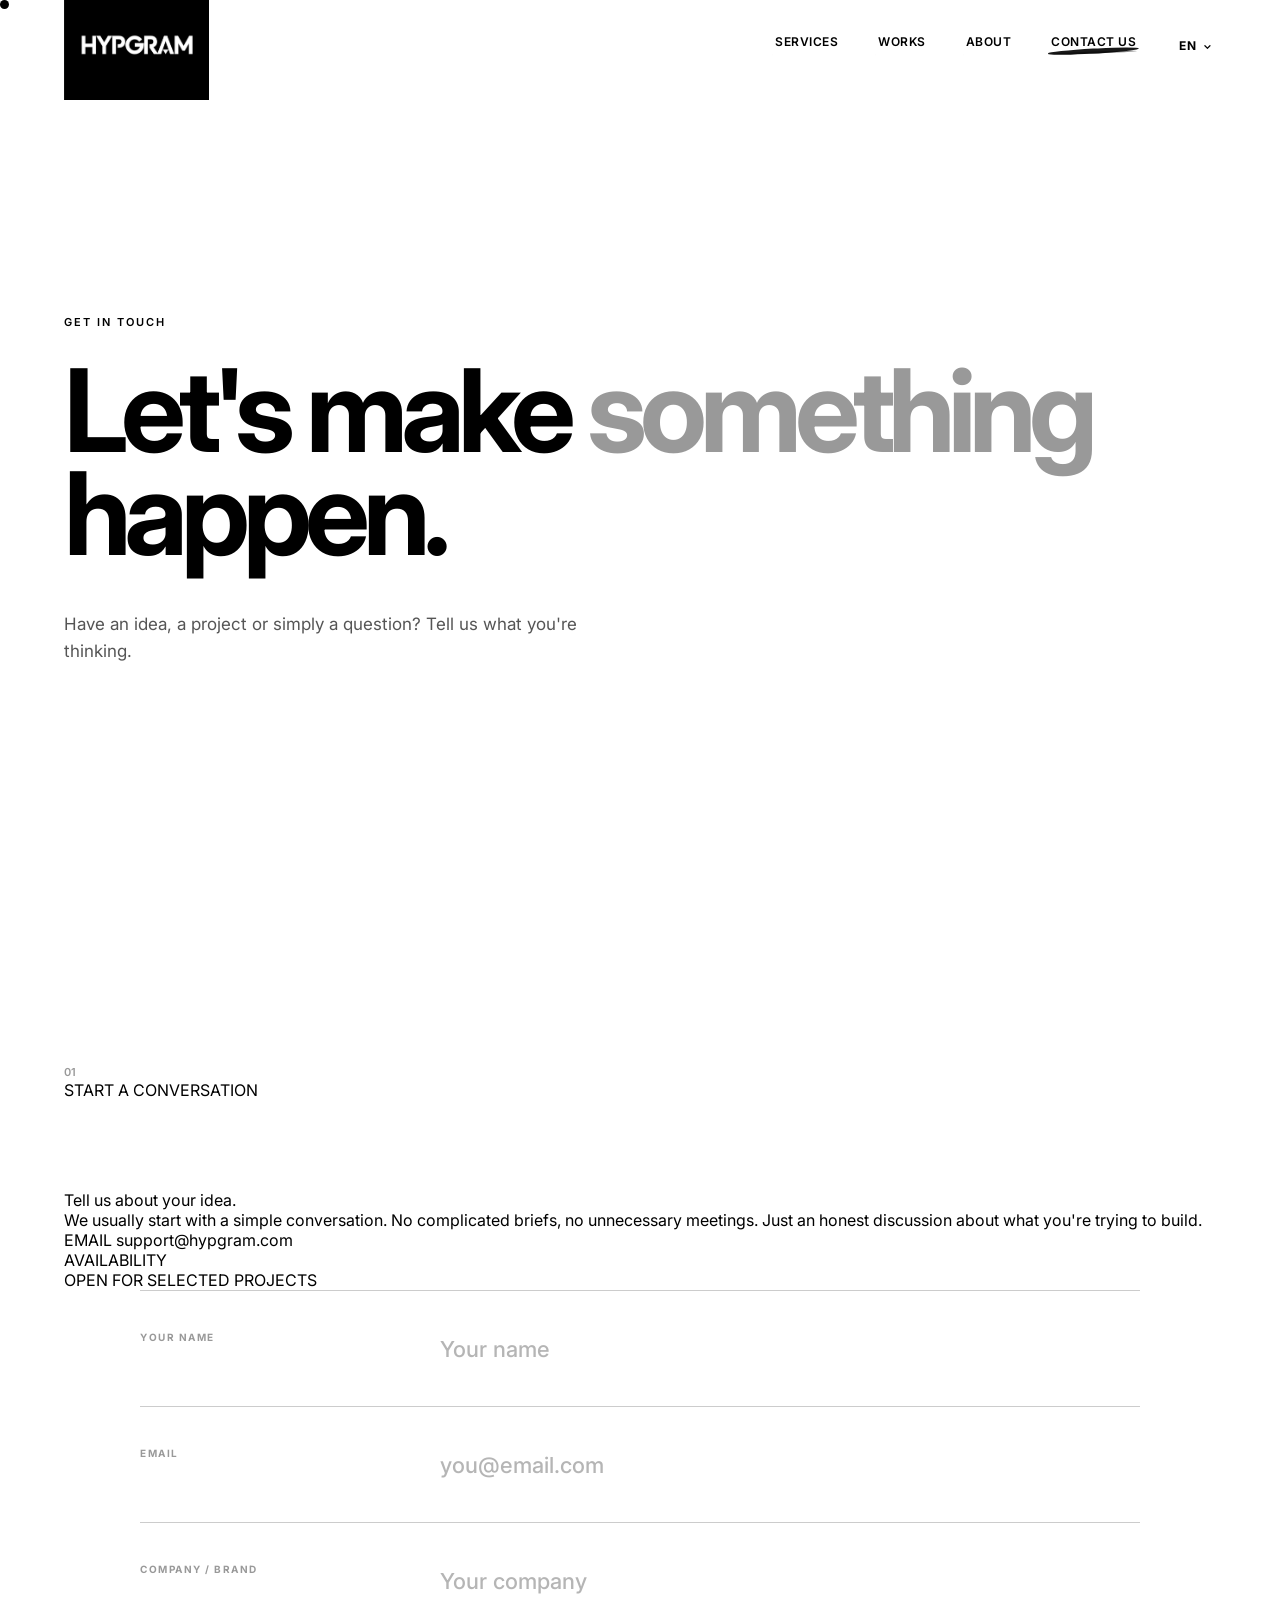
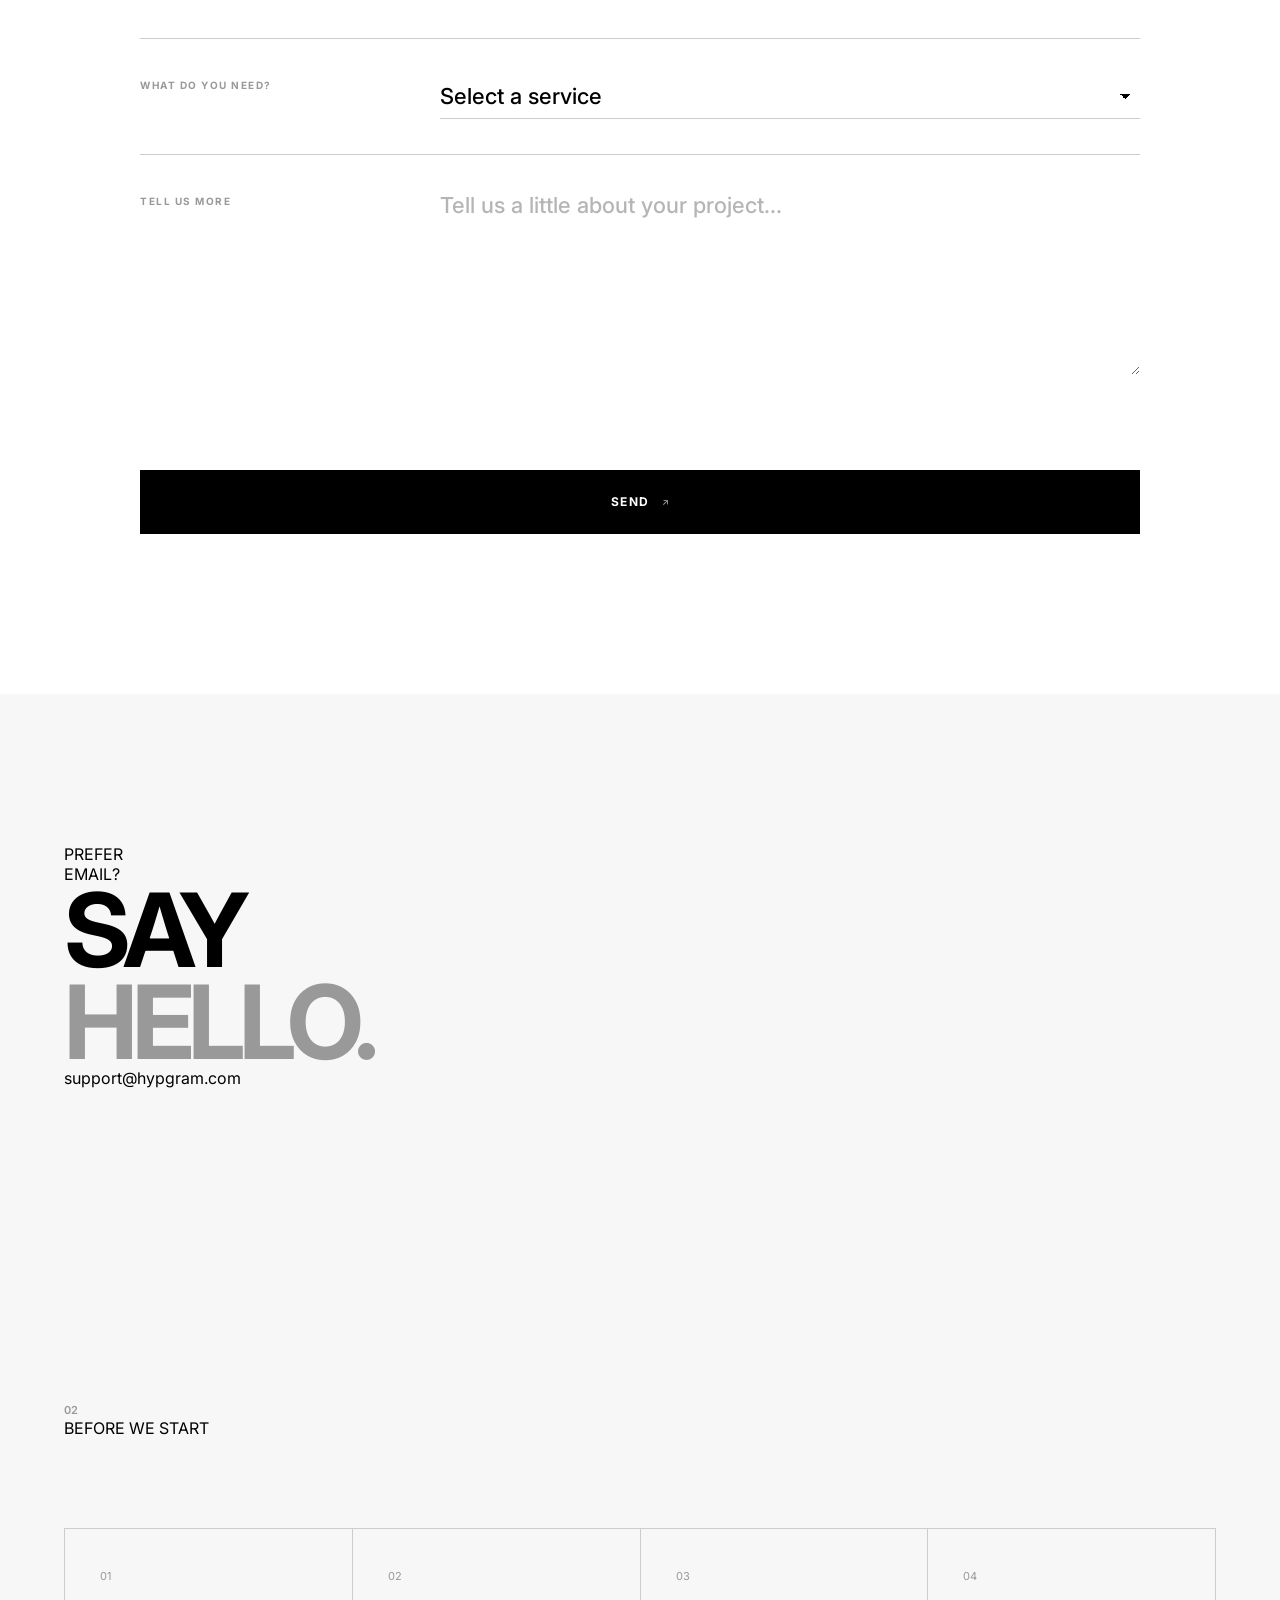
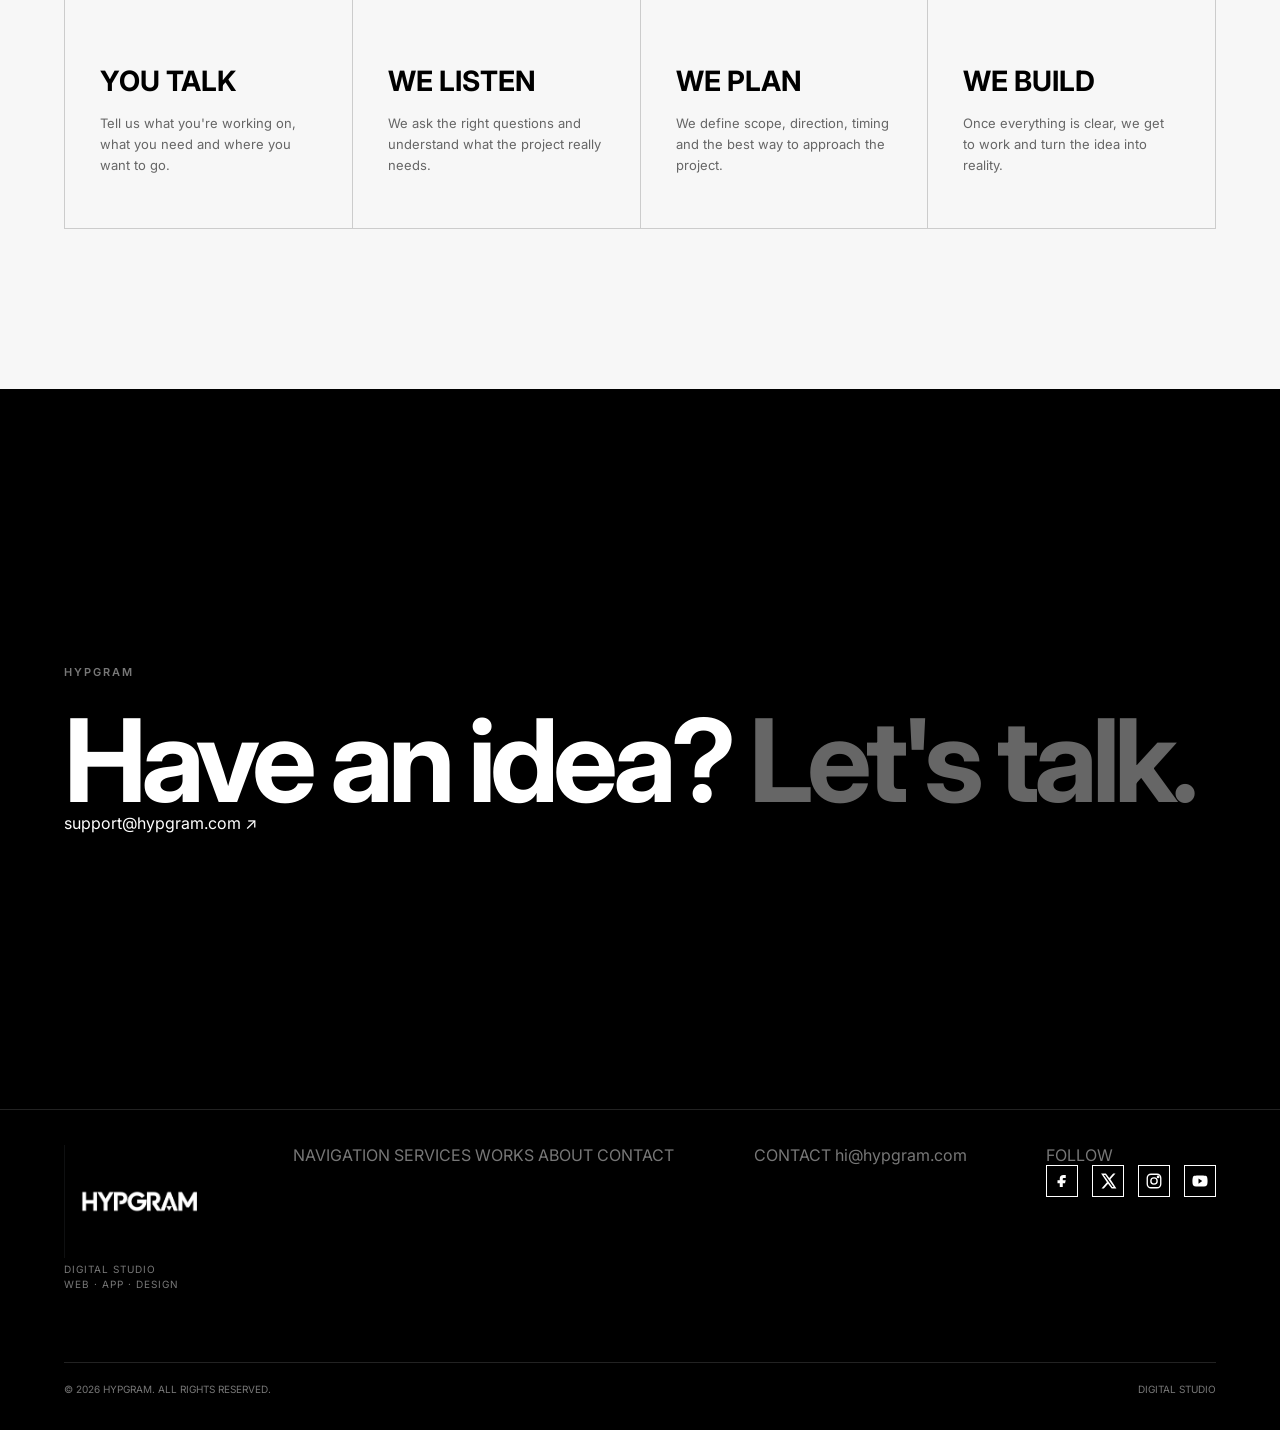
<file: contactus.html>
<!DOCTYPE html>
<html lang="en">
<head>
    <meta charset="UTF-8">
    <meta name="viewport" content="width=device-width, initial-scale=1.0">

    <meta
        name="description"
        content="Contact HYPGRAM — Let's build your next digital project."
    >

    <title>HYPGRAM — Contact</title>
    <link rel="icon" type="image/png" href="img/662503956_18083046371087848_6602340541922458904_n.png">
    <link rel="preconnect" href="https://fonts.googleapis.com">
    <link rel="preconnect" href="https://fonts.gstatic.com" crossorigin>

    <link
        href="https://fonts.googleapis.com/css2?family=Inter:wght@400;500;600;700;800;900&display=swap"
        rel="stylesheet"
    >

    <link rel="stylesheet" href="style.css">
</head>

<body>

    <div class="cursor"></div>


    <!-- NAVBAR -->
    <header class="navbar" id="navbar">

        <a href="index.html" class="logo">
    <img src="img/Screenshot (62).png" alt="HYPGRAM">
</a>

        <nav class="desktop-nav">

            <a href="services.html" data-i18n="nav.services">
                SERVICES
            </a>

            <a href="works.html" data-i18n="nav.works">
                WORKS
            </a>

            <a href="about.html" data-i18n="nav.about">
                ABOUT
            </a>

            <a href="contactus.html" class="active" data-i18n="nav.contact">
                CONTACT US
            </a>

        </nav>


        <div class="navbar-actions">

            <div class="language-selector">

                <button
                    class="language-current"
                    id="languageCurrent"
                    type="button"
                    aria-expanded="false"
                    aria-haspopup="true"
                >
                    EN
                </button>

                <div class="language-menu" id="languageMenu">

                    <button type="button" data-lang="en">EN</button>
                    <button type="button" data-lang="it">IT</button>
                    <button type="button" data-lang="es">ES</button>
                    <button type="button" data-lang="fr">FR</button>
                    <button type="button" data-lang="de">DE</button>
                    <button type="button" data-lang="pt">PT</button>
                    <button type="button" data-lang="zh">中文</button>
                    <button type="button" data-lang="ja">日本語</button>
                    <button type="button" data-lang="ko">한국어</button>
                    <button type="button" data-lang="ar">عربي</button>
                    <button type="button" data-lang="hi">हिन्दी</button>
                    <button type="button" data-lang="ru">РУС</button>

                </div>

            </div>


            <button
                class="menu-toggle"
                id="menuToggle"
                type="button"
                aria-label="Open menu"
                aria-expanded="false"
                aria-controls="mobileMenu"
            >
                <span></span>
                <span></span>
            </button>

        </div>

    </header>


    <!-- MOBILE MENU -->
    <div class="mobile-menu" id="mobileMenu" aria-hidden="true">

        <div class="mobile-menu-inner">

            <a href="services.html" data-i18n="nav.services">
                SERVICES
            </a>

            <a href="works.html" data-i18n="nav.works">
                WORKS
            </a>

            <a href="about.html" data-i18n="nav.about">
                ABOUT
            </a>

            <a href="contactus.html" data-i18n="nav.contact">
                CONTACT US
            </a>

        </div>

    </div>


    <main>

        <!-- CONTACT HERO -->
        <section class="hero contact-hero">

            <div class="hero-content">

                <p class="eyebrow">
                    GET IN TOUCH
                </p>

                <h1>
                    Let's make
                    <span>something</span>
                    happen.
                </h1>

                <p class="hero-description">
                    Have an idea, a project or simply a question?
                    Tell us what you're thinking.
                </p>

            </div>

        </section>


        <!-- CONTACT -->
        <section class="section contact-section">

            <div class="section-header">

                <span class="section-number">
                    01
                </span>

                <p>
                    START A CONVERSATION
                </p>

            </div>


            <div class="contact-layout">


                <!-- CONTACT INFO -->
                <div class="contact-info">

                    <p class="large-text">
                        Tell us about your idea.
                    </p>

                    <p>
                        We usually start with a simple conversation.
                        No complicated briefs, no unnecessary meetings.
                        Just an honest discussion about what you're
                        trying to build.
                    </p>


                    <div class="contact-details">

                        <div class="contact-detail">

                            <span>
                                EMAIL
                            </span>

                            <a href="mailto:support@hypgram.com">
                                support@hypgram.com
                            </a>

                        </div>


                        <div class="contact-detail">

                            <span>
                                AVAILABILITY
                            </span>

                            <p>
                                OPEN FOR SELECTED PROJECTS
                            </p>

                        </div>

                    </div>

                </div>


                <!-- CONTACT FORM -->
                <form
                    class="contact-form"
                    action="mailto:support@hypgram.com"
                    method="post"
                    enctype="text/plain"
                >

                    <div class="form-field">

                        <label for="name">
                            YOUR NAME
                        </label>

                        <input
                            type="text"
                            id="name"
                            name="name"
                            placeholder="Your name"
                            required
                        >

                    </div>


                    <div class="form-field">

                        <label for="email">
                            EMAIL
                        </label>

                        <input
                            type="email"
                            id="email"
                            name="email"
                            placeholder="you@email.com"
                            required
                        >

                    </div>


                    <div class="form-field">

                        <label for="company">
                            COMPANY / BRAND
                        </label>

                        <input
                            type="text"
                            id="company"
                            name="company"
                            placeholder="Your company"
                        >

                    </div>


                    <div class="form-field">

                        <label for="project">
                            WHAT DO YOU NEED?
                        </label>

                        <select id="project" name="project">

                            <option value="">
                                Select a service
                            </option>

                            <option value="website">
                                Website
                            </option>

                            <option value="app">
                                App
                            </option>

                            <option value="ui-ux">
                                UI / UX
                            </option>

                            <option value="digital-product">
                                Digital Product
                            </option>

                            <option value="strategy">
                                Digital Strategy
                            </option>

                            <option value="other">
                                Something else
                            </option>

                        </select>

                    </div>


                    <div class="form-field">

                        <label for="message">
                            TELL US MORE
                        </label>

                        <textarea
                            id="message"
                            name="message"
                            rows="6"
                            placeholder="Tell us a little about your project..."
                            required
                        ></textarea>

                    </div>


                    <button
    type="submit"
    class="cta-btn form-submit"
>
    SEND
    <span>↗</span>
</button>

                </form>

            </div>

        </section>


        <!-- DIRECT CONTACT -->
        <section class="about-manifesto contact-manifesto">

            <div class="manifesto-inner">

                <p>
                    PREFER EMAIL?
                </p>

                <h2>
                    SAY
                    <span>HELLO.</span>
                </h2>

                <div class="manifesto-line"></div>

                <a
                    href="mailto:support@hypgram.com"
                    class="manifesto-email"
                >
                    support@hypgram.com
                </a>

            </div>

        </section>


        <!-- FAQ / PROCESS -->
        <section class="section process">

            <div class="section-header">

                <span class="section-number">
                    02
                </span>

                <p>
                    BEFORE WE START
                </p>

            </div>


            <div class="process-grid">

                <article class="process-card">

                    <span>01</span>

                    <h3>
                        YOU TALK
                    </h3>

                    <p>
                        Tell us what you're working on,
                        what you need and where you want to go.
                    </p>

                </article>


                <article class="process-card">

                    <span>02</span>

                    <h3>
                        WE LISTEN
                    </h3>

                    <p>
                        We ask the right questions and understand
                        what the project really needs.
                    </p>

                </article>


                <article class="process-card">

                    <span>03</span>

                    <h3>
                        WE PLAN
                    </h3>

                    <p>
                        We define scope, direction, timing and
                        the best way to approach the project.
                    </p>

                </article>


                <article class="process-card">

                    <span>04</span>

                    <h3>
                        WE BUILD
                    </h3>

                    <p>
                        Once everything is clear, we get to work
                        and turn the idea into reality.
                    </p>

                </article>

            </div>

        </section>


        <!-- FINAL CTA -->
        <section class="cta">

            <div class="cta-content">

                <p class="eyebrow">
                    HYPGRAM
                </p>

                <h2>
                    Have an idea?
                    <span>Let's talk.</span>
                </h2>

                <a
                    href="mailto:support@hypgram.com"
                    class="button"
                >
                    support@hypgram.com
                    <span>↗</span>
                </a>

            </div>

        </section>

    </main>


    <!-- FOOTER -->
    <footer class="site-footer">

    <div class="footer-top">

        <div class="footer-brand">
            <a href="index.html" class="footer-logo">
                <img src="img/Screenshot (62).png" alt="HYPGRAM">
            </a>

            <p>
                DIGITAL STUDIO<br>
                WEB · APP · DESIGN
            </p>
        </div>

        <div class="footer-column">
            <span class="footer-label">NAVIGATION</span>

            <a href="services.html">SERVICES</a>
            <a href="works.html">WORKS</a>
            <a href="about.html">ABOUT</a>
            <a href="contactus.html">CONTACT</a>
        </div>

        <div class="footer-column">
            <span class="footer-label">CONTACT</span>

            <a href="mailto:hello@hypgram.it">
                hi@hypgram.com
            </a>
        </div>

        <div class="footer-column footer-social-column">
            <span class="footer-label">FOLLOW</span>

            <div class="footer-socials">

    <!-- Facebook -->
    <a
        href="https://www.facebook.com/hypgramiwd"
        aria-label="Facebook"
        target="_blank"
        rel="noopener"
    >
        <svg viewBox="0 0 24 24" aria-hidden="true">
            <path d="M14 8h3V4h-3c-3.31 0-5 1.69-5 5v2H6v4h3v5h4v-5h3l1-4h-4V9c0-.67.33-1 1-1z"/>
        </svg>
    </a>


    <!-- X -->
    <a
        href="https://x.com/hypgramiwd"
        aria-label="X"
        target="_blank"
        rel="noopener"
    >
        <svg viewBox="0 0 24 24" aria-hidden="true">
            <path d="M18.9 2H22l-6.77 7.74L23.2 22h-6.25l-4.9-6.41L6.45 22H3.34l7.24-8.28L2.8 2h6.41l4.43 5.86L18.9 2zm-1.1 17.9h1.73L8.29 4.02H6.43L17.8 19.9z"/>
        </svg>
    </a>


    <!-- Instagram -->
    <a
        href="https://www.instagram.com/hypgramiwd/"
        aria-label="Instagram"
        target="_blank"
        rel="noopener"
    >
        <svg viewBox="0 0 24 24" aria-hidden="true">
            <rect x="3" y="3" width="18" height="18" rx="5"/>
            <circle cx="12" cy="12" r="4.2"/>
            <circle cx="17.5" cy="6.5" r="1"/>
        </svg>
    </a>


    <!-- YouTube -->
    <a
        href="https://www.youtube.com/@hypgramiwd"
        aria-label="YouTube"
        target="_blank"
        rel="noopener"
    >
        <svg viewBox="0 0 24 24" aria-hidden="true">
            <path d="M21.6 7.2a2.9 2.9 0 0 0-2.04-2.05C17.76 4.65 12 4.65 12 4.65s-5.76 0-7.56.5A2.9 2.9 0 0 0 2.4 7.2C1.9 9 1.9 12 1.9 12s0 3 .5 4.8a2.9 2.9 0 0 0 2.04 2.05c1.8.5 7.56.5 7.56.5s5.76 0 7.56-.5a2.9 2.9 0 0 0 2.04-2.05c.5-1.8.5-4.8.5-4.8s0-3-.5-4.8z"/>
            <path class="social-play" d="m10 15.5 5-3.5-5-3.5v7z"/>
        </svg>
    </a>

</div>
        </div>

    </div>

    <div class="footer-bottom">

        <span>
            © 2026 HYPGRAM. ALL RIGHTS RESERVED.
        </span>

        <span>
            DIGITAL STUDIO
        </span>

    </div>

</footer>


    <script src="script.js"></script>

</body>
</html>
</file>
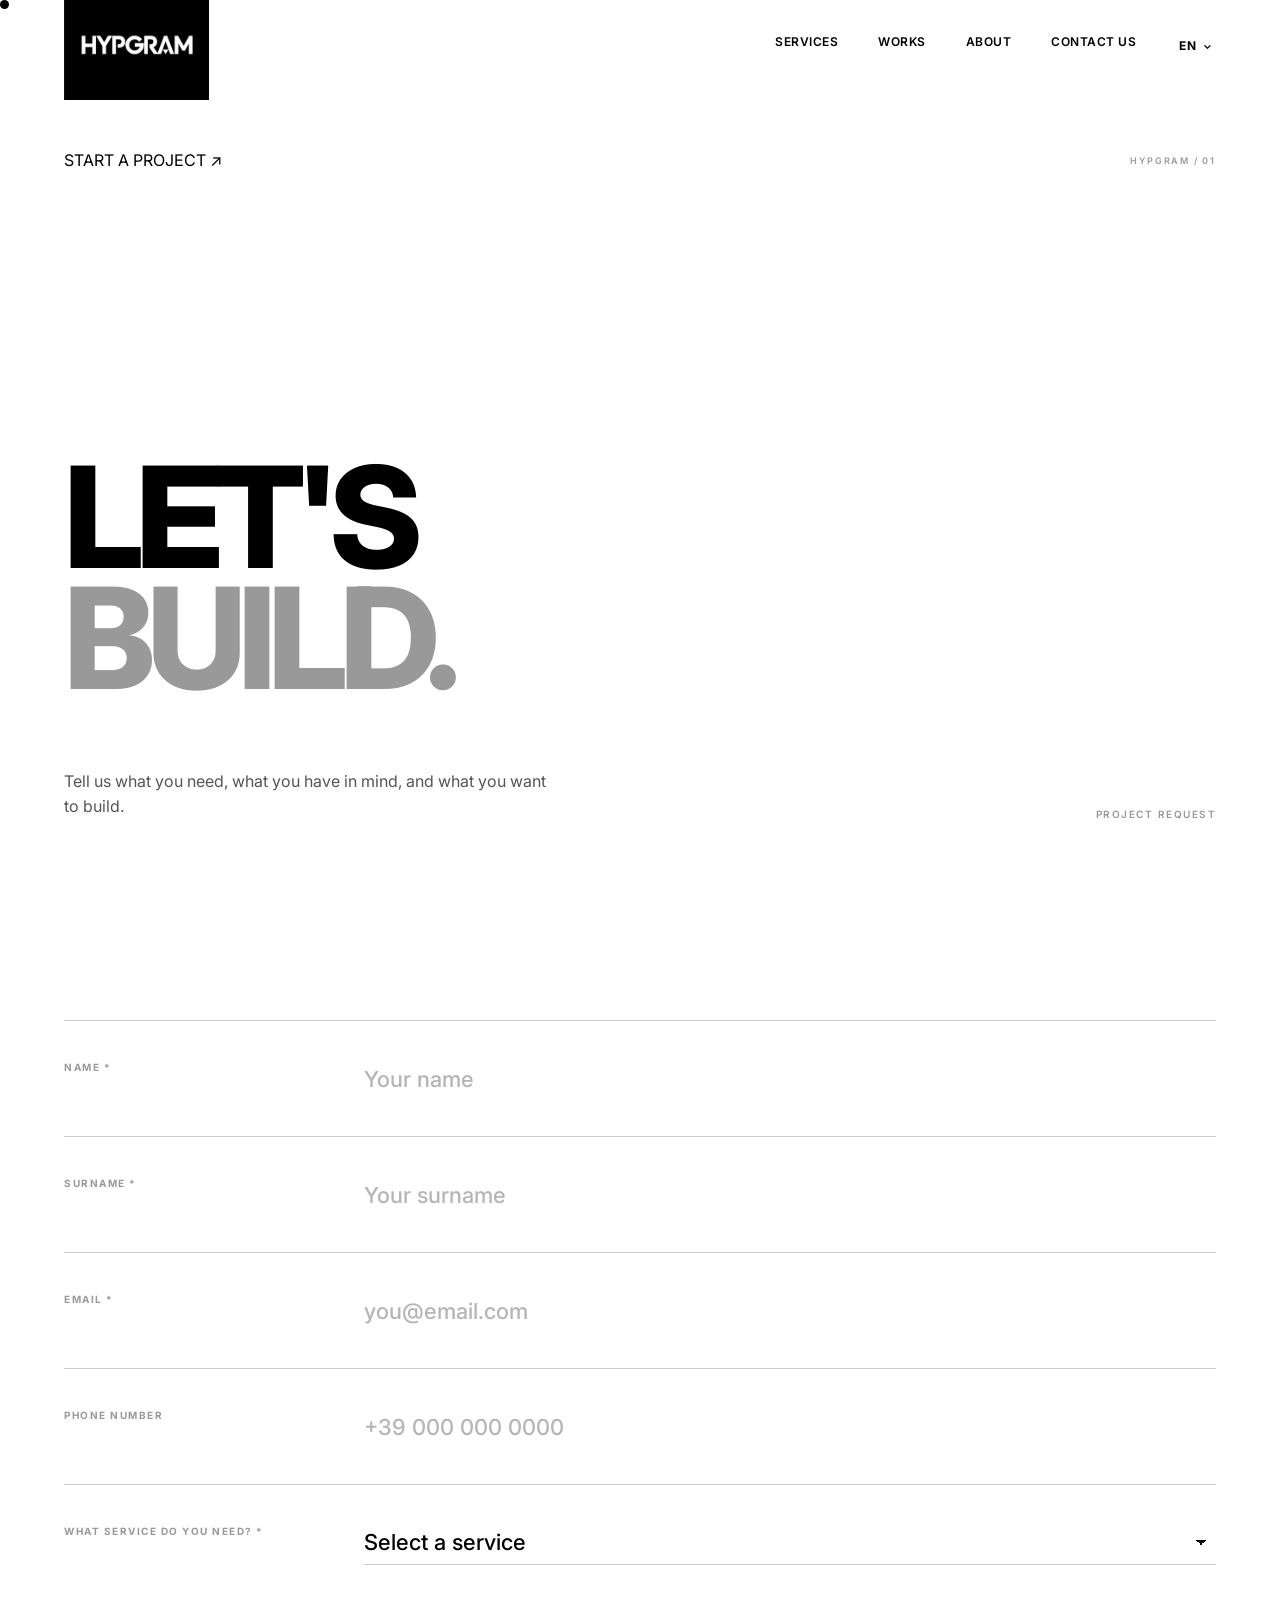
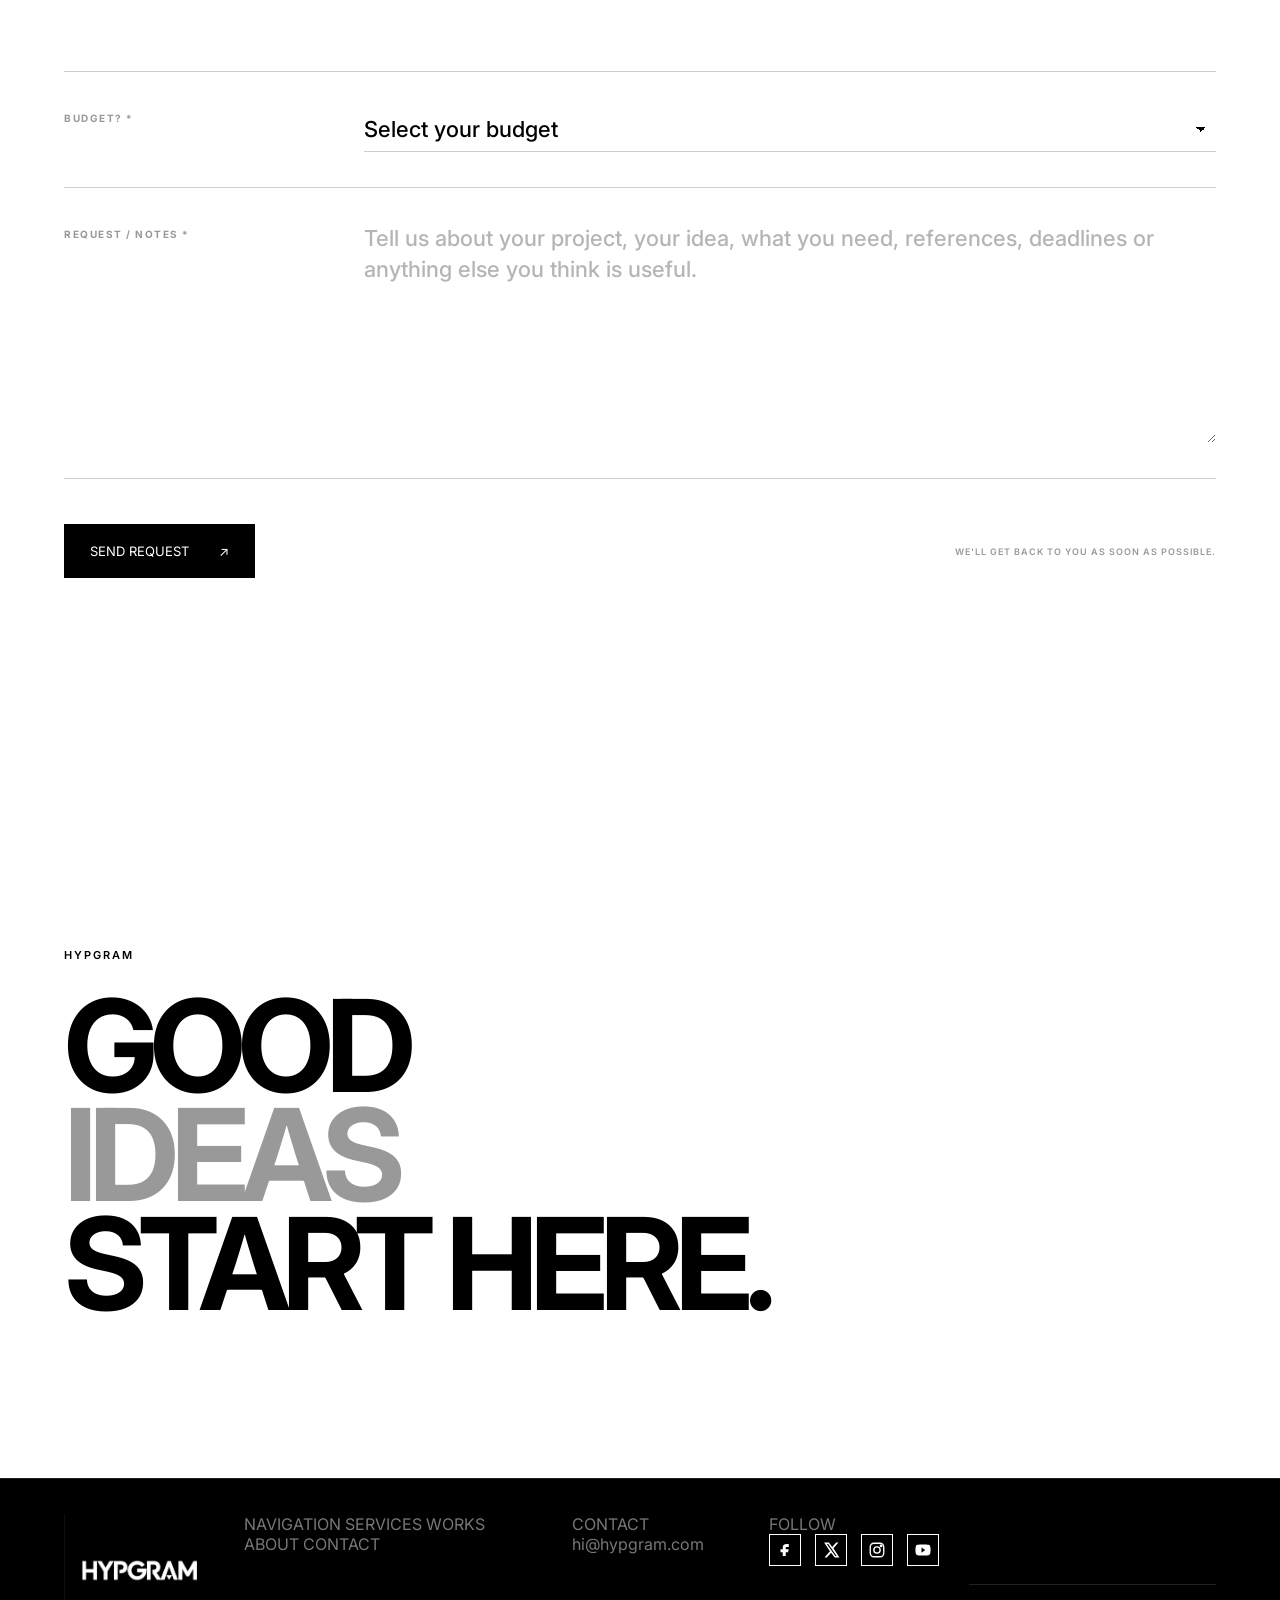
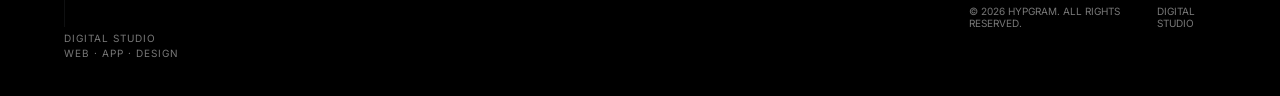
<file: hyp.html>
<!DOCTYPE html>
<html lang="en">
<head>
    <meta charset="UTF-8">

    <meta
        name="viewport"
        content="width=device-width, initial-scale=1.0"
    >

    <meta
        name="description"
        content="Start a project with HYPGRAM. Request a digital service and tell us about your project."
    >

    <title>HYPGRAM — Start Your Project</title>
    <link rel="icon" type="image/png" href="img/662503956_18083046371087848_6602340541922458904_n.png">

    <link
        rel="stylesheet"
        href="style.css"
    >

    <link
        rel="preconnect"
        href="https://fonts.googleapis.com"
    >

    <link
        rel="preconnect"
        href="https://fonts.gstatic.com"
        crossorigin
    >

    <link
        href="https://fonts.googleapis.com/css2?family=Inter:wght@400;500;600;700;800&display=swap"
        rel="stylesheet"
    >
</head>

<body>

    <!-- =====================================================
         CUSTOM CURSOR
    ====================================================== -->

    <div class="cursor"></div>


    <!-- =====================================================
         NAVBAR
    ====================================================== -->

    <header class="navbar">

        <a href="index.html" class="logo">
    <img src="img/Screenshot (62).png" alt="HYPGRAM">
</a>


        <nav class="desktop-nav">

            <a href="services.html">
                SERVICES
            </a>

            <a href="works.html">
                WORKS
            </a>

            <a href="about.html">
                ABOUT
            </a>

            <a
                href="contactus.html"
                class="active"
            >
                CONTACT US
            </a>

        </nav>


        <div class="navbar-actions">

            <!-- LANGUAGE -->

            <div
                class="language-selector"
                id="languageSelector"
            >

                <button
                    type="button"
                    class="language-current"
                    id="languageCurrent"
                    aria-expanded="false"
                >
                    EN
                </button>


                <div
                    class="language-menu"
                    id="languageMenu"
                >

                    <button type="button" data-lang="en">
                        English
                    </button>

                    <button type="button" data-lang="it">
                        Italiano
                    </button>

                    <button type="button" data-lang="es">
                        Español
                    </button>

                    <button type="button" data-lang="fr">
                        Français
                    </button>

                    <button type="button" data-lang="de">
                        Deutsch
                    </button>

                    <button type="button" data-lang="pt">
                        Português
                    </button>

                    <button type="button" data-lang="zh">
                        中文
                    </button>

                    <button type="button" data-lang="ja">
                        日本語
                    </button>

                    <button type="button" data-lang="ko">
                        한국어
                    </button>

                    <button type="button" data-lang="ar">
                        العربية
                    </button>

                    <button type="button" data-lang="hi">
                        हिन्दी
                    </button>

                    <button type="button" data-lang="ru">
                        Русский
                    </button>

                </div>

            </div>


            <!-- HAMBURGER -->

            <button
                type="button"
                class="menu-toggle"
                id="menuToggle"
                aria-label="Open menu"
                aria-expanded="false"
            >
                <span></span>
                <span></span>
            </button>

        </div>

    </header>


    <!-- =====================================================
         MOBILE MENU
    ====================================================== -->

    <div
        class="mobile-menu"
        id="mobileMenu"
    >

        <div class="mobile-menu-inner">

            <a href="services.html">
                SERVICES
            </a>

            <a href="works.html">
                WORKS
            </a>

            <a href="about.html">
                ABOUT
            </a>

            <a
                href="contactus.html"
                class="active"
            >
                CONTACT
            </a>

        </div>

    </div>


    <!-- =====================================================
         PAGE HERO
    ====================================================== -->

    <main>

        <section class="page-hero">

            <div class="page-hero-top">

                <a href="hyp.html" class="button">
                    START A PROJECT
                    <span>↗</span>
                </a>

                <span class="hero-small-text">
                    HYPGRAM / 01
                </span>

            </div>


            <h1 class="page-title">
                LET'S<br>
                <span>BUILD.</span>
            </h1>


            <div class="page-hero-bottom">

                <p>
                    Tell us what you need, what you have in mind,
                    and what you want to build.
                </p>

                <span class="hero-index">
                    PROJECT REQUEST
                </span>

            </div>

        </section>


        <!-- =================================================
             FORM
        ================================================== -->

        <section class="contact-form-section">

            <form
    id="projectForm"
    action="https://formspree.io/f/xoeqpopz"
    method="POST"
>

                <!-- NAME -->

                <div class="form-field">

                    <label for="name">
                        NAME *
                    </label>

                    <input
                        type="text"
                        id="name"
                        name="name"
                        placeholder="Your name"
                        autocomplete="given-name"
                        required
                    >

                </div>


                <!-- SURNAME -->

                <div class="form-field">

                    <label for="surname">
                        SURNAME *
                    </label>

                    <input
                        type="text"
                        id="surname"
                        name="surname"
                        placeholder="Your surname"
                        autocomplete="family-name"
                        required
                    >

                </div>


                <!-- EMAIL -->

                <div class="form-field">

                    <label for="email">
                        EMAIL *
                    </label>

                    <input
                        type="email"
                        id="email"
                        name="email"
                        placeholder="you@email.com"
                        autocomplete="email"
                        required
                    >

                </div>


                <!-- PHONE -->

                <div class="form-field">

                    <label for="phone">
                        PHONE NUMBER
                    </label>

                    <input
                        type="tel"
                        id="phone"
                        name="phone"
                        placeholder="+39 000 000 0000"
                        autocomplete="tel"
                    >

                </div>


                <!-- SERVICE -->

                <div class="form-field">

                    <label for="service">
                        WHAT SERVICE DO YOU NEED? *
                    </label>

                    <select
                        id="service"
                        name="service"
                        required
                    >

                        <option
                            value=""
                            selected
                            disabled
                        >
                            Select a service
                        </option>

                        <option value="web-design">
                            Web Design
                        </option>

                        <option value="app-development">
                            App Development
                        </option>

                    </select>

                </div>


                <!-- =================================================
                     WEB DESIGN EXTRA OPTIONS
                ================================================== -->

                <div
                    id="webDesignFields"
                    class="web-design-fields"
                    hidden
                >

                    <!-- WEBSITE TYPE -->

                    <div class="form-field">

                        <label for="websiteType">
                            WHAT TYPE OF WEBSITE DO YOU NEED? *
                        </label>

                        <select
                            id="websiteType"
                            name="websiteType"
                        >

                            <option
                                value=""
                                selected
                                disabled
                            >
                                Select website type
                            </option>

                            <option value="ecommerce">
                                E-commerce
                            </option>

                            <option value="business">
                                Business
                            </option>

                            <option value="personal">
                                Personal
                            </option>

                            <option value="blog">
                                Blog
                            </option>

                            <option value="portfolio">
                                Portfolio
                            </option>

                            <option value="events">
                                Events
                            </option>

                            <option value="non-profit">
                                Non-profit
                            </option>

                            <option value="travel">
                                Travel
                            </option>

                            <option value="booking">
                                Booking
                            </option>

                            <option value="restaurant">
                                Restaurant
                            </option>

                        </select>

                    </div>
                </div>

<!-- BUDGET -->

                    <div class="form-field">

                        <label for="budget">
                            BUDGET? *
                        </label>

                        <select
                            id="budget"
                            name="budget"
                            required
                        >

                            <option
                                value=""
                                selected
                                disabled
                            >
                                Select your budget
                            </option>

                            <option value="1000">
                                €1,000
                            </option>

                            <option value="2000">
                                €2,000
                            </option>

                            <option value="3000">
                                €3,000
                            </option>

                            <option value="4000">
                                €4,000
                            </option>

                            <option value="5000">
                                €5,000
                            </option>

                            <option value="10000">
                                €10,000
                            </option>

                            <option value="20000">
                                €20,000
                            </option>

                            <option value="30000">
                                €30,000
                            </option>

                            <option value="40000">
                                €40,000
                            </option>

                            <option value="50000">
                                €50,000
                            </option>

                        </select>

                    </div>


                <!-- =================================================
                     REQUEST / NOTES
                ================================================== -->

                <div class="form-field form-field-message">

                    <label for="message">
                        REQUEST / NOTES *
                    </label>

                    <textarea
                        id="message"
                        name="message"
                        placeholder="Tell us about your project, your idea, what you need, references, deadlines or anything else you think is useful."
                        required
                    ></textarea>

                </div>


                <!-- SUBMIT -->

                <div class="form-submit">

                    <button
                        type="submit"
                        class="cta-btn"
                    >
                        SEND REQUEST
                        <span>↗</span>
                    </button>

                    <span>
                        WE'LL GET BACK TO YOU AS SOON AS POSSIBLE.
                    </span>

                </div>


                <!-- STATUS -->

                <div
                    class="form-status"
                    id="formStatus"
                    aria-live="polite"
                ></div>

            </form>

        </section>


        <!-- =================================================
             BOTTOM CTA
        ================================================== -->

        <section class="contact-statement">

            <div class="contact-statement-inner">

                <span class="eyebrow">
                    HYPGRAM
                </span>

                <h2>
                    GOOD<br>
                    <span>IDEAS</span><br>
                    START HERE.
                </h2>

            </div>

        </section>

    </main>


    <!-- =====================================================
         FOOTER
    ====================================================== -->

    <footer class="site-footer">

    <div class="footer-top">

        <div class="footer-brand">
            <a href="index.html" class="footer-logo">
                <img src="img/Screenshot (62).png" alt="HYPGRAM">
            </a>

            <p>
                DIGITAL STUDIO<br>
                WEB · APP · DESIGN
            </p>
        </div>

        <div class="footer-column">
            <span class="footer-label">NAVIGATION</span>

            <a href="services.html">SERVICES</a>
            <a href="works.html">WORKS</a>
            <a href="about.html">ABOUT</a>
            <a href="contactus.html">CONTACT</a>
        </div>

        <div class="footer-column">
            <span class="footer-label">CONTACT</span>

            <a href="mailto:hi@hypgram.com">
                hi@hypgram.com
            </a>
        </div>

        <div class="footer-column footer-social-column">
            <span class="footer-label">FOLLOW</span>

            <div class="footer-socials">
<div class="footer-socials">

    <!-- Facebook -->
    <a
        href="https://www.facebook.com/hypgramiwd"
        aria-label="Facebook"
        target="_blank"
        rel="noopener"
    >
        <svg viewBox="0 0 24 24" aria-hidden="true">
            <path d="M14 8h3V4h-3c-3.31 0-5 1.69-5 5v2H6v4h3v5h4v-5h3l1-4h-4V9c0-.67.33-1 1-1z"/>
        </svg>
    </a>


    <!-- X -->
    <a
        href="https://x.com/hypgramiwd"
        aria-label="X"
        target="_blank"
        rel="noopener"
    >
        <svg viewBox="0 0 24 24" aria-hidden="true">
            <path d="M18.9 2H22l-6.77 7.74L23.2 22h-6.25l-4.9-6.41L6.45 22H3.34l7.24-8.28L2.8 2h6.41l4.43 5.86L18.9 2zm-1.1 17.9h1.73L8.29 4.02H6.43L17.8 19.9z"/>
        </svg>
    </a>


    <!-- Instagram -->
    <a
        href="https://www.instagram.com/hypgramiwd/"
        aria-label="Instagram"
        target="_blank"
        rel="noopener"
    >
        <svg viewBox="0 0 24 24" aria-hidden="true">
            <rect x="3" y="3" width="18" height="18" rx="5"/>
            <circle cx="12" cy="12" r="4.2"/>
            <circle cx="17.5" cy="6.5" r="1"/>
        </svg>
    </a>


    <!-- YouTube -->
    <a
        href="https://www.youtube.com/@hypgramiwd"
        aria-label="YouTube"
        target="_blank"
        rel="noopener"
    >
        <svg viewBox="0 0 24 24" aria-hidden="true">
            <path d="M21.6 7.2a2.9 2.9 0 0 0-2.04-2.05C17.76 4.65 12 4.65 12 4.65s-5.76 0-7.56.5A2.9 2.9 0 0 0 2.4 7.2C1.9 9 1.9 12 1.9 12s0 3 .5 4.8a2.9 2.9 0 0 0 2.04 2.05c1.8.5 7.56.5 7.56.5s5.76 0 7.56-.5a2.9 2.9 0 0 0 2.04-2.05c.5-1.8.5-4.8.5-4.8s0-3-.5-4.8z"/>
            <path class="social-play" d="m10 15.5 5-3.5-5-3.5v7z"/>
        </svg>
    </a>

</div>
        </div>

    </div>

    <div class="footer-bottom">

        <span>
            © 2026 HYPGRAM. ALL RIGHTS RESERVED.
        </span>

        <span>
            DIGITAL STUDIO
        </span>

    </div>

</footer>


    <!-- =====================================================
         MAIN SCRIPT
    ====================================================== -->

    <script src="script.js"></script>


    <!-- =====================================================
         PROJECT FORM SCRIPT
    ====================================================== -->

    <script>
document.addEventListener("DOMContentLoaded", () => {
    const form = document.getElementById("projectForm");
    const service = document.getElementById("service");
    const webDesignFields = document.getElementById("webDesignFields");
    const websiteType = document.getElementById("websiteType");
    const budget = document.getElementById("budget");
    const formStatus = document.getElementById("formStatus");

    function updateWebDesignFields() {
        const isWebDesign = service.value === "web-design";

        webDesignFields.hidden = !isWebDesign;

        websiteType.required = isWebDesign;
        budget.required = true;
    }

    service.addEventListener("change", updateWebDesignFields);

    updateWebDesignFields();

    form.addEventListener("submit", async (event) => {
        event.preventDefault();

        const submitButton = form.querySelector('button[type="submit"]');

        submitButton.disabled = true;
        submitButton.textContent = "SENDING...";

        formStatus.textContent = "";

        try {
            const response = await fetch(form.action, {
                method: "POST",
                body: new FormData(form),
                headers: {
                    Accept: "application/json"
                }
            });

            if (response.ok) {
                form.reset();
                updateWebDesignFields();

                formStatus.textContent =
                    "THANK YOU. YOUR REQUEST HAS BEEN SENT.";

                submitButton.textContent = "REQUEST SENT ✓";
            } else {
                throw new Error("Form submission failed");
            }
        } catch (error) {
            formStatus.textContent =
                "SOMETHING WENT WRONG. PLEASE TRY AGAIN.";

            submitButton.textContent = "SEND REQUEST ↗";
            submitButton.disabled = false;
        }
    });
});
</script>

</body>
</html>
</file>
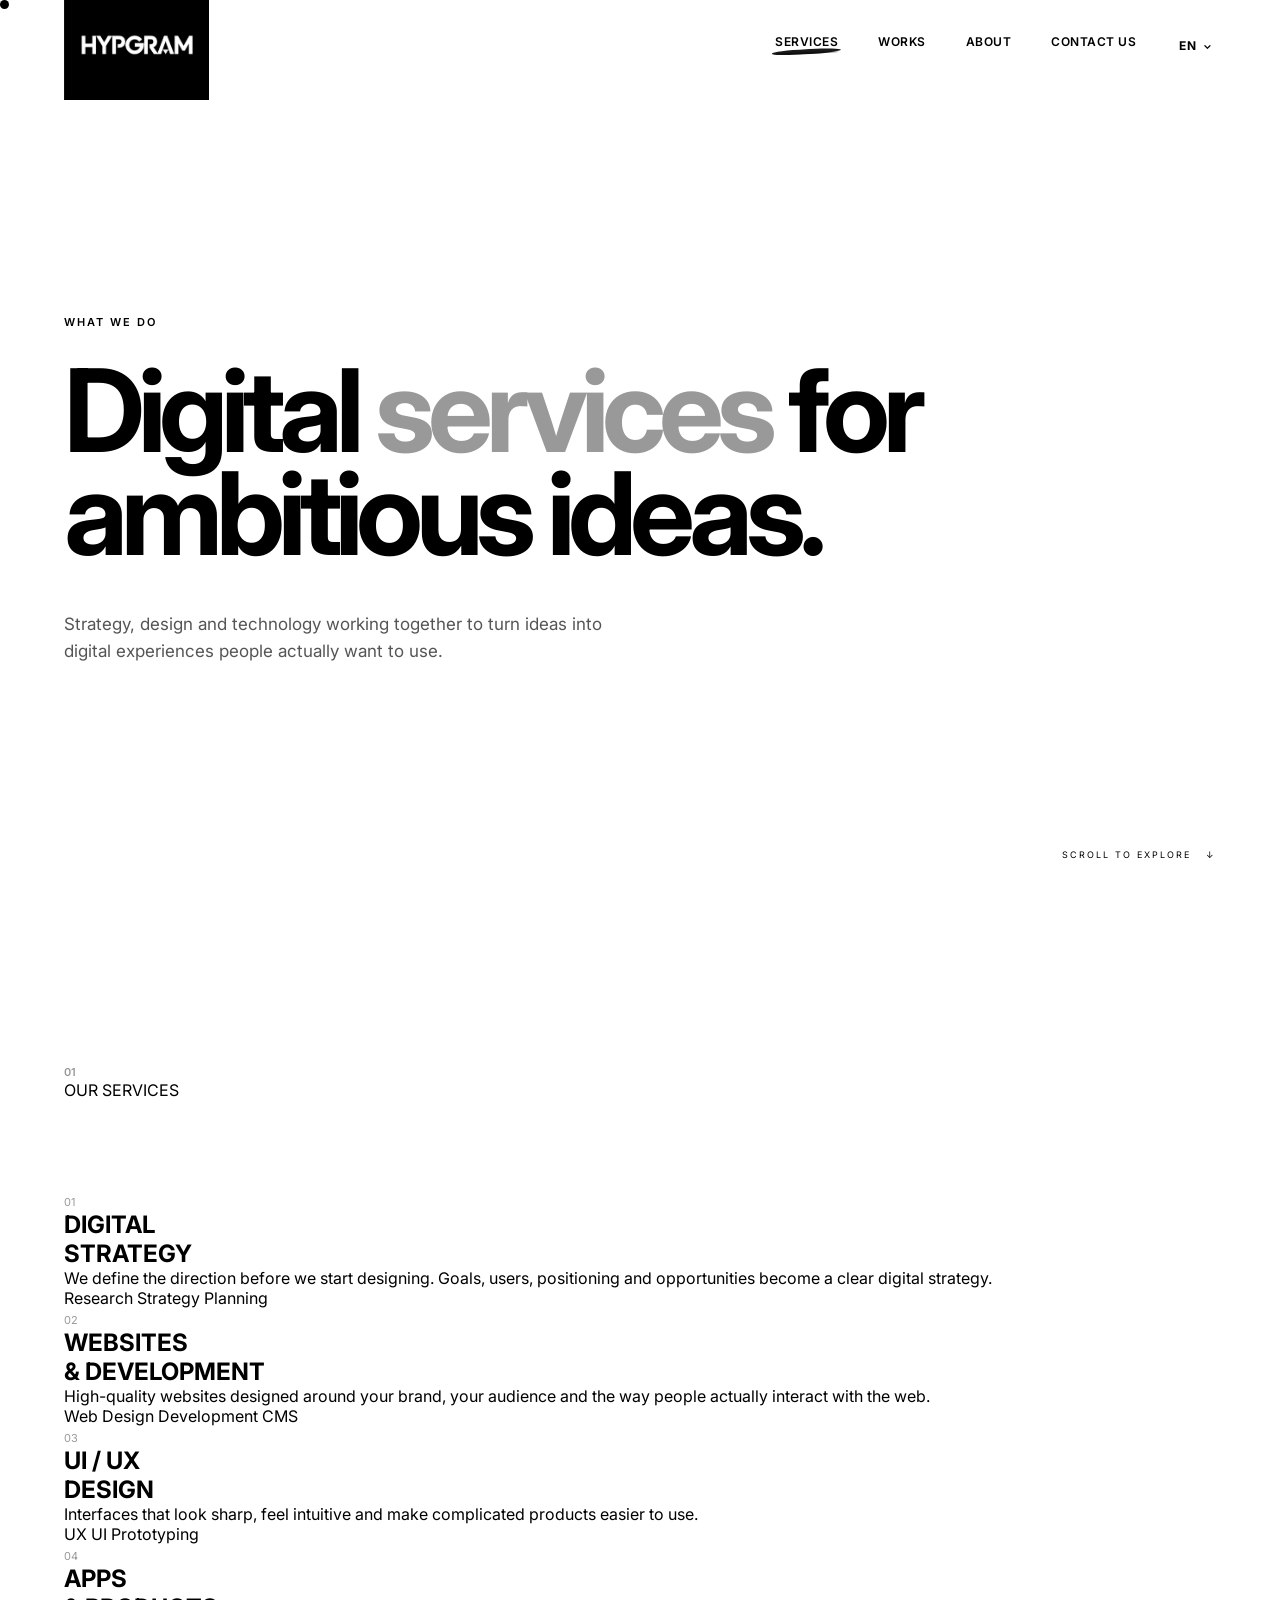
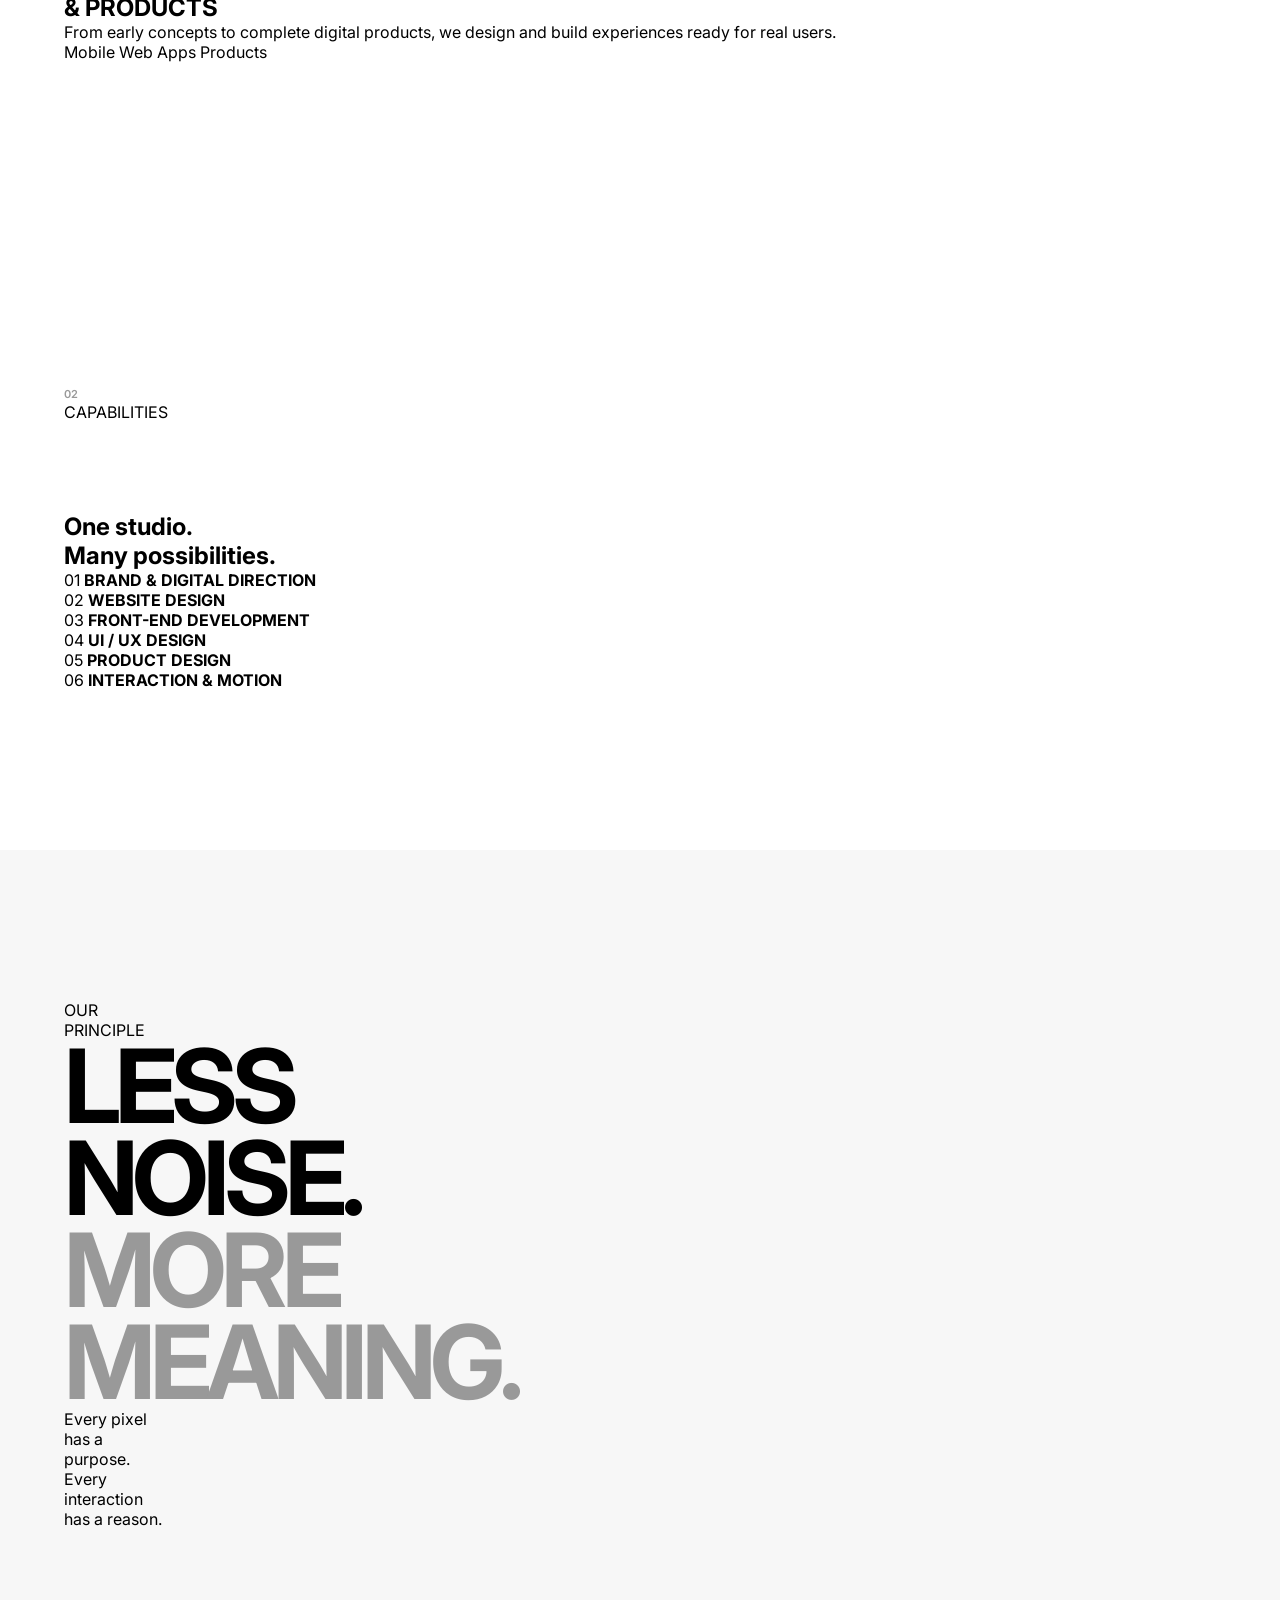
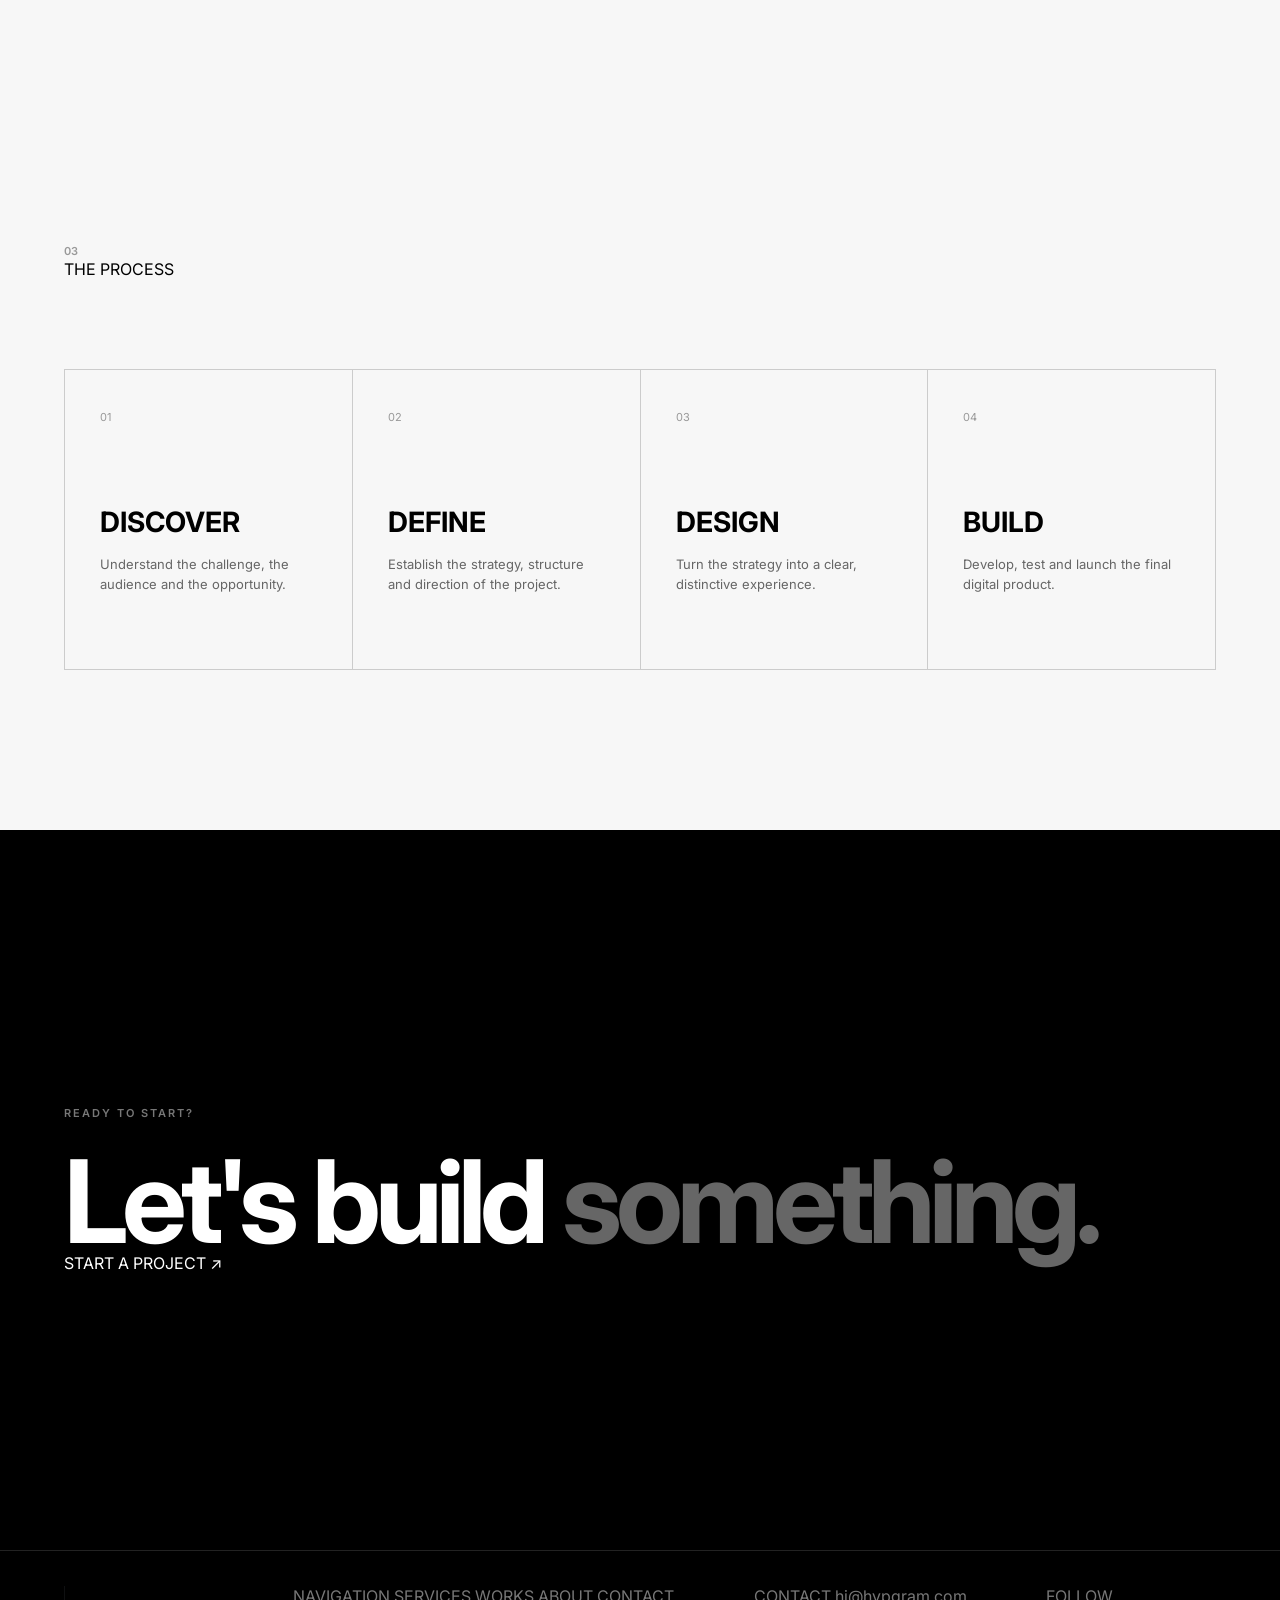
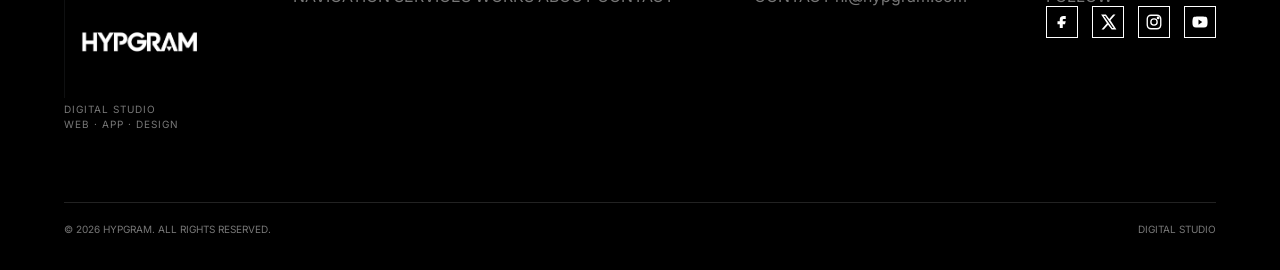
<file: services.html>
<!DOCTYPE html>
<html lang="en">
<head>
    <meta charset="UTF-8">
    <meta name="viewport" content="width=device-width, initial-scale=1.0">

    <meta
        name="description"
        content="HYPGRAM — Digital strategy, websites, apps, UI/UX and digital products."
    >

    <title>HYPGRAM — Services</title>
    <link rel="icon" type="image/png" href="img/662503956_18083046371087848_6602340541922458904_n.png">
    <link rel="preconnect" href="https://fonts.googleapis.com">
    <link rel="preconnect" href="https://fonts.gstatic.com" crossorigin>
    <link
        href="https://fonts.googleapis.com/css2?family=Inter:wght@400;500;600;700;800;900&display=swap"
        rel="stylesheet"
    >

    <link rel="stylesheet" href="style.css">
</head>

<body>

    <div class="cursor"></div>

    <!-- NAVBAR -->
    <header class="navbar" id="navbar">

        <a href="index.html" class="logo">
    <img src="img/Screenshot (62).png" alt="HYPGRAM">
</a>

        <nav class="desktop-nav">
            <a href="services.html" class="active" data-i18n="nav.services">SERVICES</a>
            <a href="works.html" data-i18n="nav.works">WORKS</a>
            <a href="about.html" data-i18n="nav.about">ABOUT</a>
            <a href="contactus.html" data-i18n="nav.contact">CONTACT US</a>
        </nav>

        <div class="navbar-actions">

            <div class="language-selector">

                <button
                    class="language-current"
                    id="languageCurrent"
                    type="button"
                    aria-expanded="false"
                    aria-haspopup="true"
                >
                    EN
                </button>

                <div class="language-menu" id="languageMenu">
                    <button type="button" data-lang="en">EN</button>
                    <button type="button" data-lang="it">IT</button>
                    <button type="button" data-lang="es">ES</button>
                    <button type="button" data-lang="fr">FR</button>
                    <button type="button" data-lang="de">DE</button>
                    <button type="button" data-lang="pt">PT</button>
                    <button type="button" data-lang="zh">中文</button>
                    <button type="button" data-lang="ja">日本語</button>
                    <button type="button" data-lang="ko">한국어</button>
                    <button type="button" data-lang="ar">عربي</button>
                    <button type="button" data-lang="hi">हिन्दी</button>
                    <button type="button" data-lang="ru">РУС</button>
                </div>

            </div>

            <button
                class="menu-toggle"
                id="menuToggle"
                type="button"
                aria-label="Open menu"
                aria-expanded="false"
                aria-controls="mobileMenu"
            >
                <span></span>
                <span></span>
            </button>

        </div>

    </header>


    <!-- MOBILE MENU -->
    <div class="mobile-menu" id="mobileMenu" aria-hidden="true">

        <div class="mobile-menu-inner">

            <a href="services.html" data-i18n="nav.services">SERVICES</a>
            <a href="works.html" data-i18n="nav.works">WORKS</a>
            <a href="about.html" data-i18n="nav.about">ABOUT</a>
            <a href="contactus.html" data-i18n="nav.contact">CONTACT US</a>

        </div>

    </div>


    <main>

        <!-- HERO -->
        <section class="hero">

            <div class="hero-content">

                <p class="eyebrow">
                    WHAT WE DO
                </p>

                <h1>
                    Digital
                    <span>services</span>
                    for ambitious ideas.
                </h1>

                <p class="hero-description">
                    Strategy, design and technology working together
                    to turn ideas into digital experiences people
                    actually want to use.
                </p>

            </div>

            <div class="hero-scroll">
                SCROLL TO EXPLORE
                <span>↓</span>
            </div>

        </section>


        <!-- SERVICES -->
        <section class="section services-page">

            <div class="section-header">
                <span class="section-number">01</span>
                <p>OUR SERVICES</p>
            </div>

            <div class="services-grid">

                <article class="service-card">

                    <span class="service-number">01</span>

                    <h2>
                        DIGITAL
                        <br>
                        STRATEGY
                    </h2>

                    <p>
                        We define the direction before we start
                        designing. Goals, users, positioning and
                        opportunities become a clear digital strategy.
                    </p>

                    <div class="service-tags">
                        <span>Research</span>
                        <span>Strategy</span>
                        <span>Planning</span>
                    </div>

                </article>


                <article class="service-card">

                    <span class="service-number">02</span>

                    <h2>
                        WEBSITES
                        <br>
                        & DEVELOPMENT
                    </h2>

                    <p>
                        High-quality websites designed around your
                        brand, your audience and the way people
                        actually interact with the web.
                    </p>

                    <div class="service-tags">
                        <span>Web Design</span>
                        <span>Development</span>
                        <span>CMS</span>
                    </div>

                </article>


                <article class="service-card">

                    <span class="service-number">03</span>

                    <h2>
                        UI / UX
                        <br>
                        DESIGN
                    </h2>

                    <p>
                        Interfaces that look sharp, feel intuitive
                        and make complicated products easier to use.
                    </p>

                    <div class="service-tags">
                        <span>UX</span>
                        <span>UI</span>
                        <span>Prototyping</span>
                    </div>

                </article>


                <article class="service-card">

                    <span class="service-number">04</span>

                    <h2>
                        APPS
                        <br>
                        & PRODUCTS
                    </h2>

                    <p>
                        From early concepts to complete digital
                        products, we design and build experiences
                        ready for real users.
                    </p>

                    <div class="service-tags">
                        <span>Mobile</span>
                        <span>Web Apps</span>
                        <span>Products</span>
                    </div>

                </article>

            </div>

        </section>


        <!-- CAPABILITIES -->
        <section class="section">

            <div class="section-header">
                <span class="section-number">02</span>
                <p>CAPABILITIES</p>
            </div>

            <div class="capabilities-content">

                <h2>
                    One studio.
                    <br>
                    <span>Many possibilities.</span>
                </h2>

                <div class="capabilities-list">

                    <div class="capability-item">
                        <span>01</span>
                        <strong>BRAND & DIGITAL DIRECTION</strong>
                    </div>

                    <div class="capability-item">
                        <span>02</span>
                        <strong>WEBSITE DESIGN</strong>
                    </div>

                    <div class="capability-item">
                        <span>03</span>
                        <strong>FRONT-END DEVELOPMENT</strong>
                    </div>

                    <div class="capability-item">
                        <span>04</span>
                        <strong>UI / UX DESIGN</strong>
                    </div>

                    <div class="capability-item">
                        <span>05</span>
                        <strong>PRODUCT DESIGN</strong>
                    </div>

                    <div class="capability-item">
                        <span>06</span>
                        <strong>INTERACTION & MOTION</strong>
                    </div>

                </div>

            </div>

        </section>


        <!-- MANIFESTO -->
        <section class="about-manifesto">

            <div class="manifesto-inner">

                <p>OUR PRINCIPLE</p>

                <h2>
                    LESS NOISE.
                    <br>
                    <span>MORE MEANING.</span>
                </h2>

                <div class="manifesto-line"></div>

                <p class="manifesto-description">
                    Every pixel has a purpose.
                    Every interaction has a reason.
                </p>

            </div>

        </section>


        <!-- PROCESS -->
        <section class="section process">

            <div class="section-header">
                <span class="section-number">03</span>
                <p>THE PROCESS</p>
            </div>

            <div class="process-grid">

                <article class="process-card">
                    <span>01</span>
                    <h3>DISCOVER</h3>
                    <p>
                        Understand the challenge, the audience
                        and the opportunity.
                    </p>
                </article>

                <article class="process-card">
                    <span>02</span>
                    <h3>DEFINE</h3>
                    <p>
                        Establish the strategy, structure and
                        direction of the project.
                    </p>
                </article>

                <article class="process-card">
                    <span>03</span>
                    <h3>DESIGN</h3>
                    <p>
                        Turn the strategy into a clear,
                        distinctive experience.
                    </p>
                </article>

                <article class="process-card">
                    <span>04</span>
                    <h3>BUILD</h3>
                    <p>
                        Develop, test and launch the final
                        digital product.
                    </p>
                </article>

            </div>

        </section>


        <!-- CTA -->
        <section class="cta">

            <div class="cta-content">

                <p class="eyebrow">
                    READY TO START?
                </p>

                <h2>
                    Let's build
                    <span>something.</span>
                </h2>

                <a href="hyp.html" class="button">
                    START A PROJECT
                    <span>↗</span>
                </a>

            </div>

        </section>

    </main>


    <!-- FOOTER -->
    <footer class="site-footer">

    <div class="footer-top">

        <div class="footer-brand">
            <a href="index.html" class="footer-logo">
                <img src="img/Screenshot (62).png" alt="HYPGRAM">
            </a>

            <p>
                DIGITAL STUDIO<br>
                WEB · APP · DESIGN
            </p>
        </div>

        <div class="footer-column">
            <span class="footer-label">NAVIGATION</span>

            <a href="services.html">SERVICES</a>
            <a href="works.html">WORKS</a>
            <a href="about.html">ABOUT</a>
            <a href="contactus.html">CONTACT</a>
        </div>

        <div class="footer-column">
            <span class="footer-label">CONTACT</span>

            <a href="mailto:hi@hypgram.com">
                hi@hypgram.com
            </a>
        </div>

        <div class="footer-column footer-social-column">
            <span class="footer-label">FOLLOW</span>

            <div class="footer-socials">

    <!-- Facebook -->
    <a
        href="https://www.facebook.com/hypgramiwd"
        aria-label="Facebook"
        target="_blank"
        rel="noopener"
    >
        <svg viewBox="0 0 24 24" aria-hidden="true">
            <path d="M14 8h3V4h-3c-3.31 0-5 1.69-5 5v2H6v4h3v5h4v-5h3l1-4h-4V9c0-.67.33-1 1-1z"/>
        </svg>
    </a>


    <!-- X -->
    <a
        href="https://x.com/hypgramiwd"
        aria-label="X"
        target="_blank"
        rel="noopener"
    >
        <svg viewBox="0 0 24 24" aria-hidden="true">
            <path d="M18.9 2H22l-6.77 7.74L23.2 22h-6.25l-4.9-6.41L6.45 22H3.34l7.24-8.28L2.8 2h6.41l4.43 5.86L18.9 2zm-1.1 17.9h1.73L8.29 4.02H6.43L17.8 19.9z"/>
        </svg>
    </a>


    <!-- Instagram -->
    <a
        href="https://www.instagram.com/hypgramiwd/"
        aria-label="Instagram"
        target="_blank"
        rel="noopener"
    >
        <svg viewBox="0 0 24 24" aria-hidden="true">
            <rect x="3" y="3" width="18" height="18" rx="5"/>
            <circle cx="12" cy="12" r="4.2"/>
            <circle cx="17.5" cy="6.5" r="1"/>
        </svg>
    </a>


    <!-- YouTube -->
    <a
        href="https://www.youtube.com/@hypgramiwd"
        aria-label="YouTube"
        target="_blank"
        rel="noopener"
    >
        <svg viewBox="0 0 24 24" aria-hidden="true">
            <path d="M21.6 7.2a2.9 2.9 0 0 0-2.04-2.05C17.76 4.65 12 4.65 12 4.65s-5.76 0-7.56.5A2.9 2.9 0 0 0 2.4 7.2C1.9 9 1.9 12 1.9 12s0 3 .5 4.8a2.9 2.9 0 0 0 2.04 2.05c1.8.5 7.56.5 7.56.5s5.76 0 7.56-.5a2.9 2.9 0 0 0 2.04-2.05c.5-1.8.5-4.8.5-4.8s0-3-.5-4.8z"/>
            <path class="social-play" d="m10 15.5 5-3.5-5-3.5v7z"/>
        </svg>
    </a>

</div>
        </div>

    </div>

    <div class="footer-bottom">

        <span>
            © 2026 HYPGRAM. ALL RIGHTS RESERVED.
        </span>

        <span>
            DIGITAL STUDIO
        </span>

    </div>

</footer>


    <script src="script.js"></script>

</body>
</html>
</file>
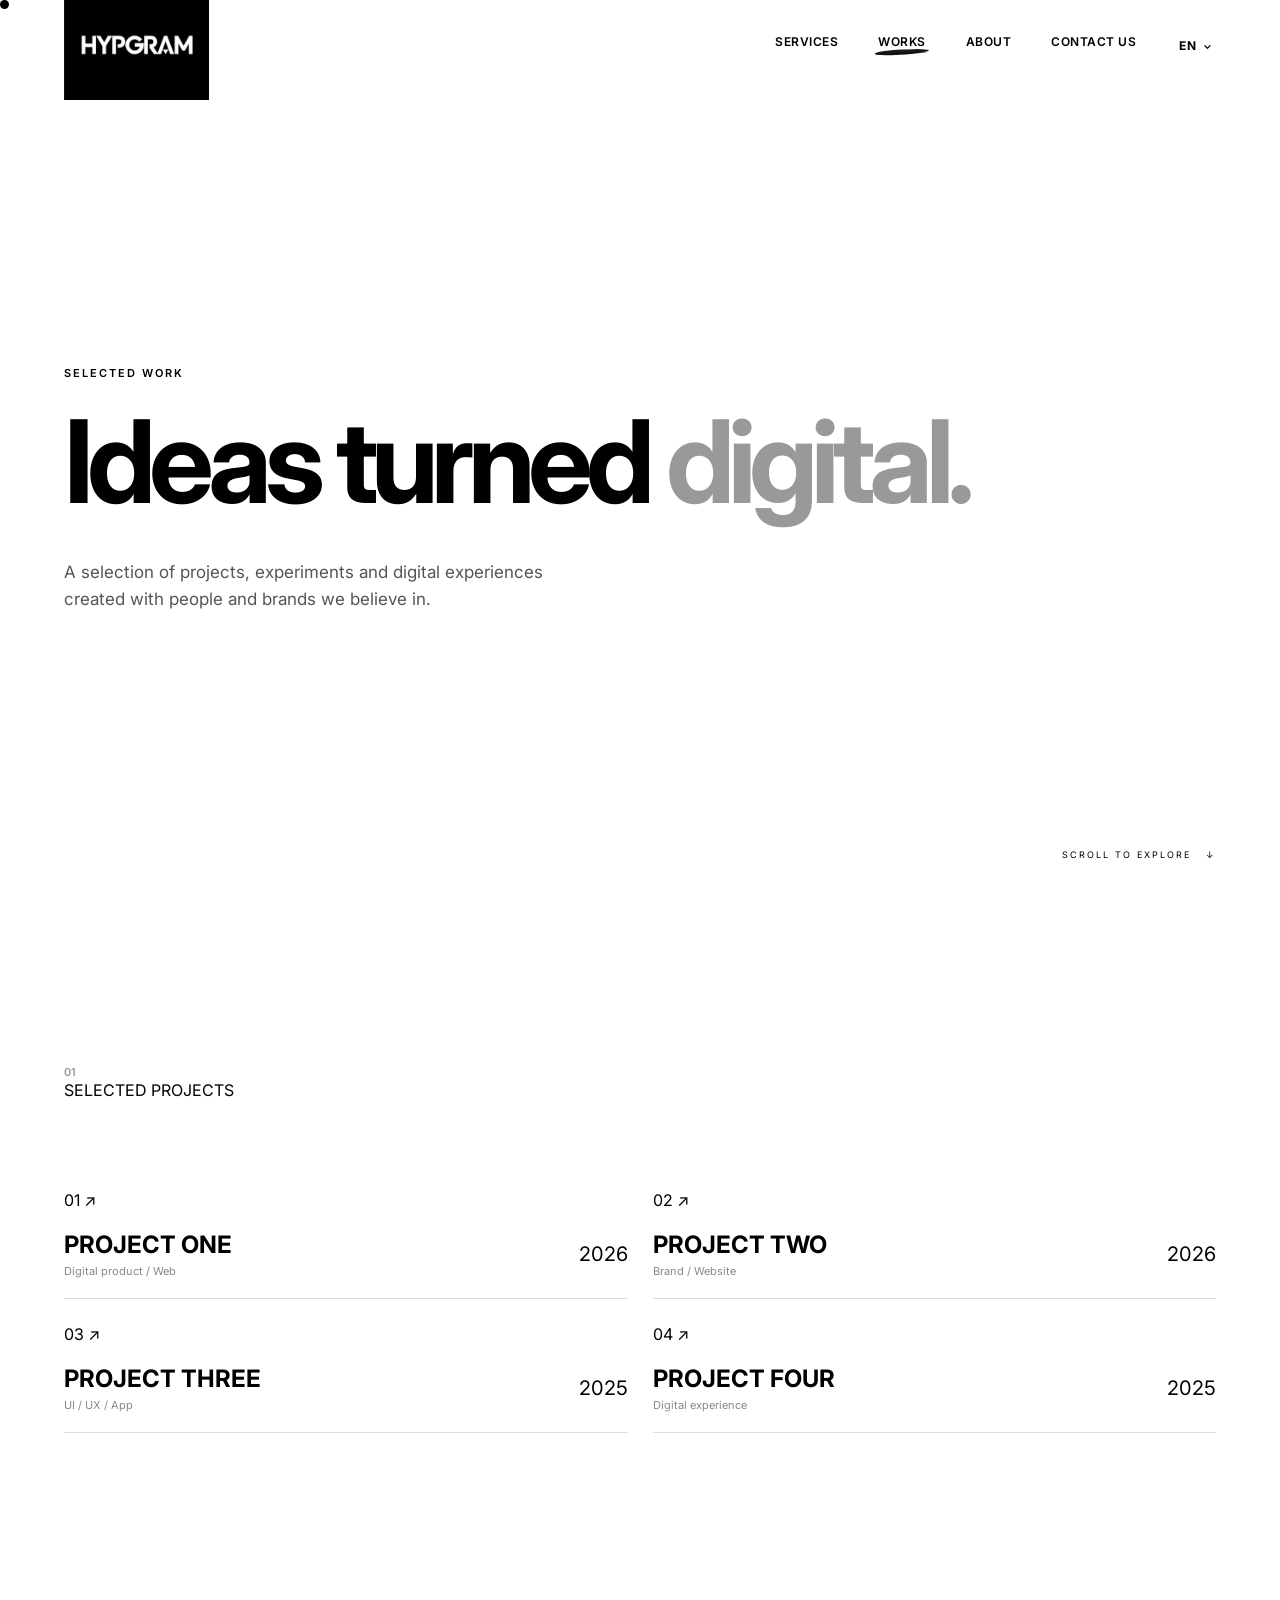
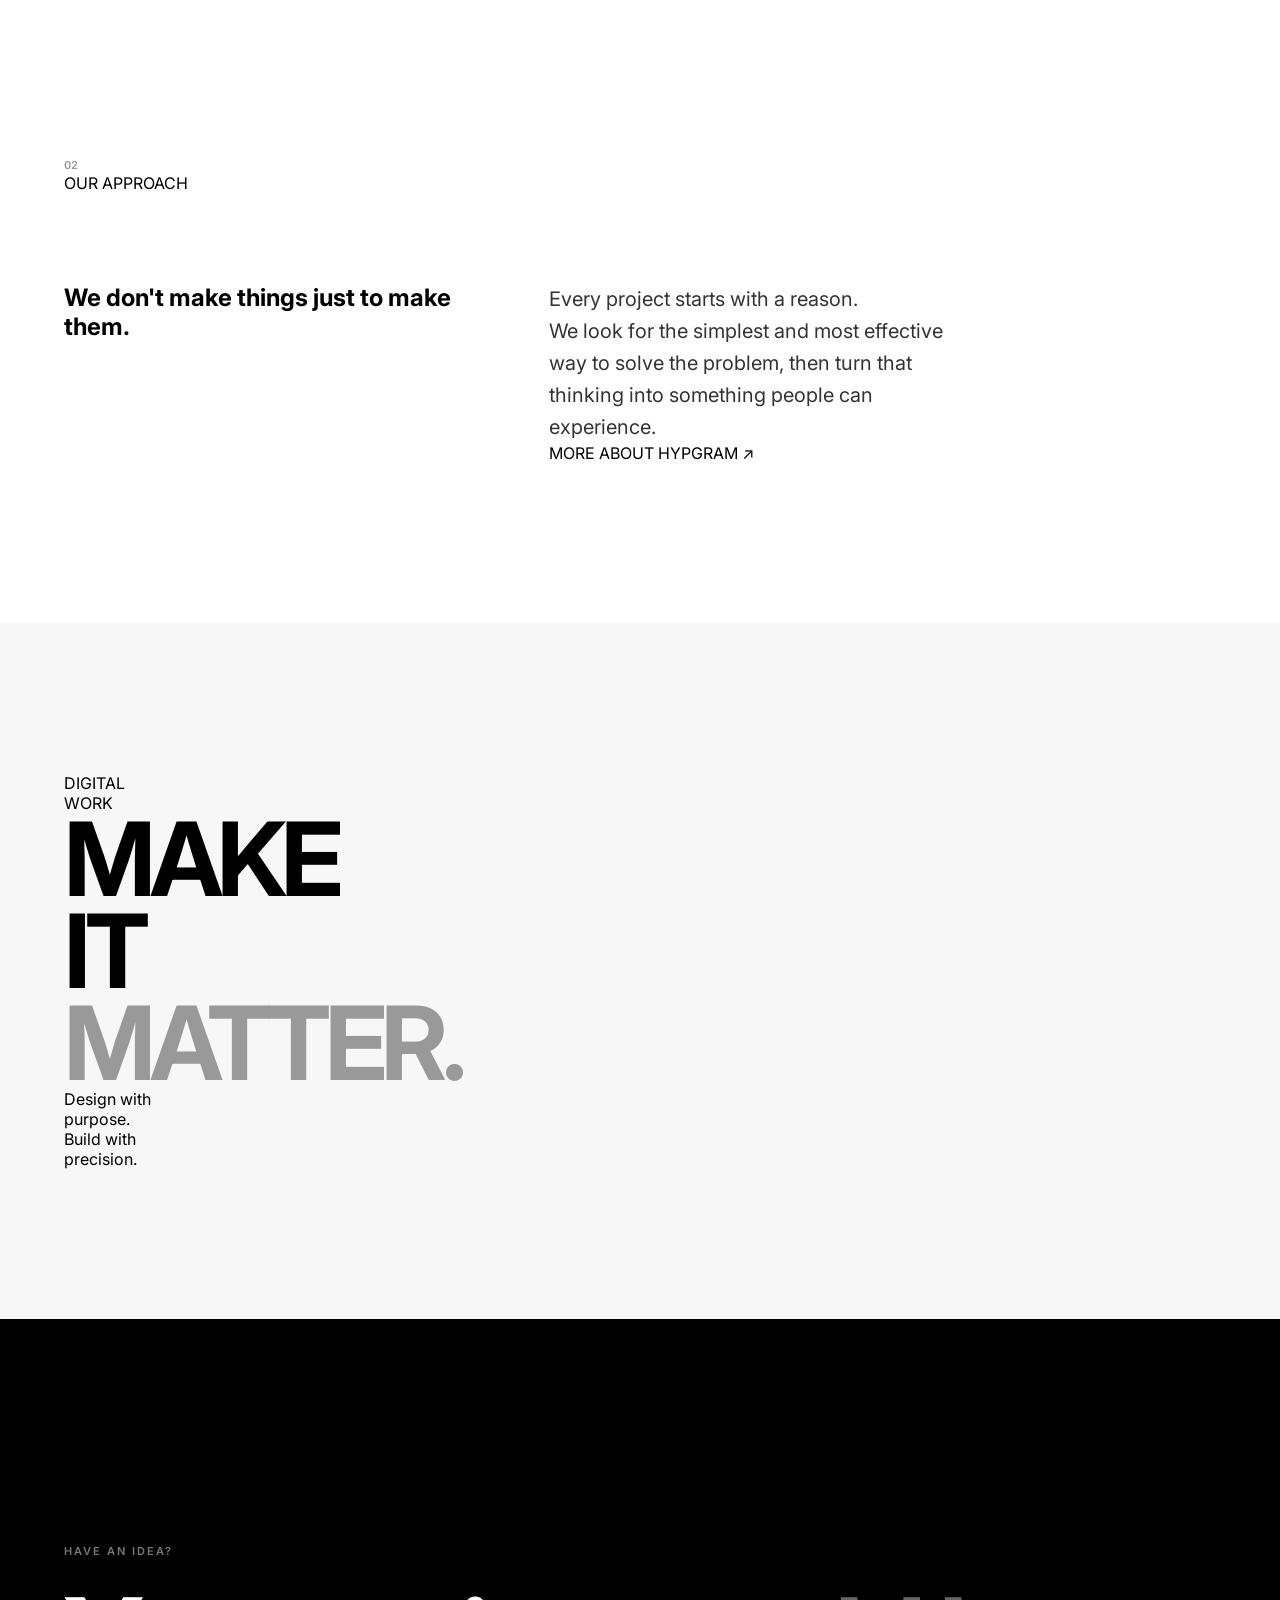
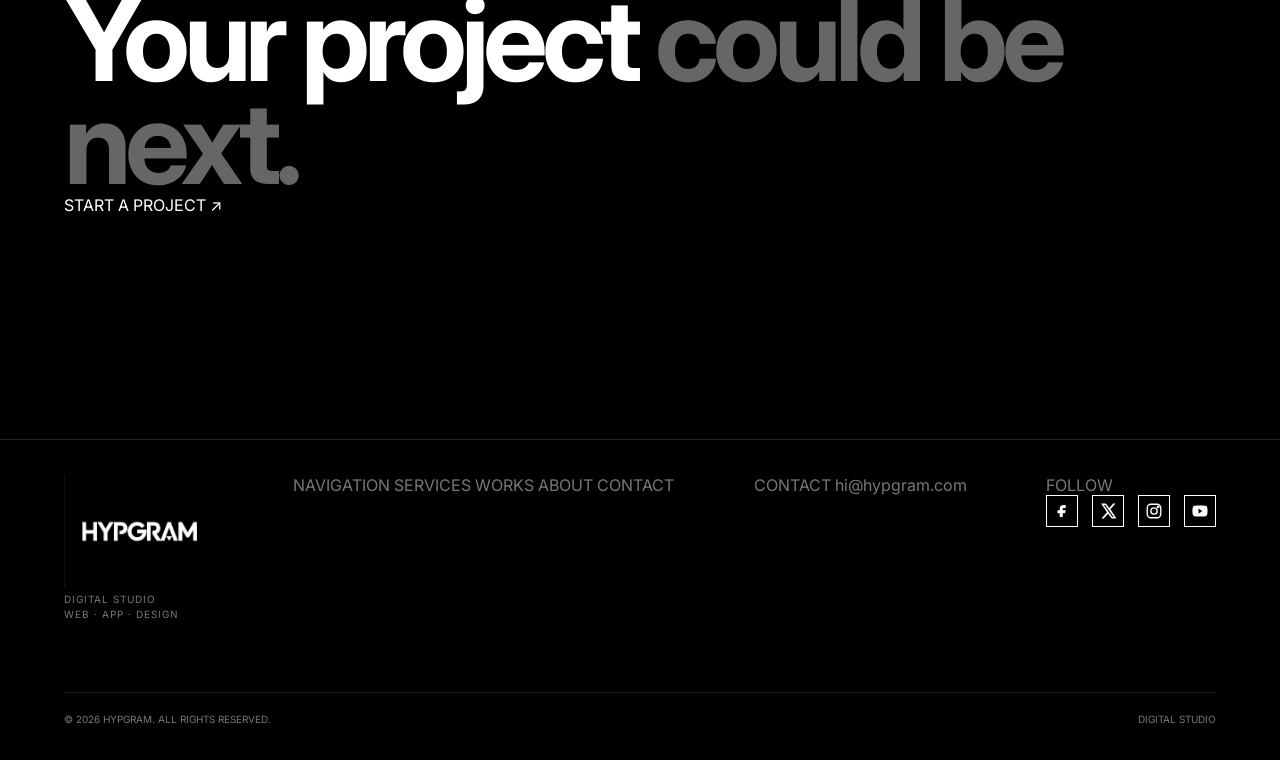
<file: works.html>
<!DOCTYPE html>
<html lang="en">
<head>
    <meta charset="UTF-8">
    <meta name="viewport" content="width=device-width, initial-scale=1.0">

    <meta
        name="description"
        content="HYPGRAM — Selected digital work, websites, apps, interfaces and digital products."
    >

    <title>HYPGRAM — Works</title>
    <link rel="icon" type="image/png" href="img/662503956_18083046371087848_6602340541922458904_n.png">
    <link rel="preconnect" href="https://fonts.googleapis.com">
    <link rel="preconnect" href="https://fonts.gstatic.com" crossorigin>

    <link
        href="https://fonts.googleapis.com/css2?family=Inter:wght@400;500;600;700;800;900&display=swap"
        rel="stylesheet"
    >

    <link rel="stylesheet" href="style.css">
</head>

<body>

    <div class="cursor"></div>


    <!-- NAVBAR -->
    <header class="navbar" id="navbar">

        <a href="index.html" class="logo">
    <img src="img/Screenshot (62).png" alt="HYPGRAM">
</a>

        <nav class="desktop-nav">
            <a href="services.html" data-i18n="nav.services">SERVICES</a>
            <a href="works.html" class="active" data-i18n="nav.works">WORKS</a>
            <a href="about.html" data-i18n="nav.about">ABOUT</a>
            <a href="contactus.html" data-i18n="nav.contact">CONTACT US</a>
        </nav>

        <div class="navbar-actions">

            <div class="language-selector">

                <button
                    class="language-current"
                    id="languageCurrent"
                    type="button"
                    aria-expanded="false"
                    aria-haspopup="true"
                >
                    EN
                </button>

                <div class="language-menu" id="languageMenu">
                    <button type="button" data-lang="en">EN</button>
                    <button type="button" data-lang="it">IT</button>
                    <button type="button" data-lang="es">ES</button>
                    <button type="button" data-lang="fr">FR</button>
                    <button type="button" data-lang="de">DE</button>
                    <button type="button" data-lang="pt">PT</button>
                    <button type="button" data-lang="zh">中文</button>
                    <button type="button" data-lang="ja">日本語</button>
                    <button type="button" data-lang="ko">한국어</button>
                    <button type="button" data-lang="ar">عربي</button>
                    <button type="button" data-lang="hi">हिन्दी</button>
                    <button type="button" data-lang="ru">РУС</button>
                </div>

            </div>

            <button
                class="menu-toggle"
                id="menuToggle"
                type="button"
                aria-label="Open menu"
                aria-expanded="false"
                aria-controls="mobileMenu"
            >
                <span></span>
                <span></span>
            </button>

        </div>

    </header>


    <!-- MOBILE MENU -->
    <div class="mobile-menu" id="mobileMenu" aria-hidden="true">

        <div class="mobile-menu-inner">

            <a href="services.html" data-i18n="nav.services">SERVICES</a>
            <a href="works.html" data-i18n="nav.works">WORKS</a>
            <a href="about.html" data-i18n="nav.about">ABOUT</a>
            <a href="contactus.html" data-i18n="nav.contact">CONTACT US</a>

        </div>

    </div>


    <main>

        <!-- HERO -->
        <section class="hero">

            <div class="hero-content">

                <p class="eyebrow">
                    SELECTED WORK
                </p>

                <h1>
                    Ideas turned
                    <span>digital.</span>
                </h1>

                <p class="hero-description">
                    A selection of projects, experiments and digital
                    experiences created with people and brands we
                    believe in.
                </p>

            </div>

            <div class="hero-scroll">
                SCROLL TO EXPLORE
                <span>↓</span>
            </div>

        </section>


        <!-- WORKS -->
        <section class="section works-page">

            <div class="section-header">

                <span class="section-number">
                    01
                </span>

                <p>
                    SELECTED PROJECTS
                </p>

            </div>


            <div class="works-grid">


                <!-- PROJECT 01 -->
                <article class="work-card work-card-large">

                    <div class="work-visual work-visual-one">

                        <span class="work-index">
                            01
                        </span>

                        <span class="work-arrow">
                            ↗
                        </span>

                    </div>

                    <div class="work-info">

                        <div>

                            <h2>
                                PROJECT ONE
                            </h2>

                            <p>
                                Digital product / Web
                            </p>

                        </div>

                        <span>
                            2026
                        </span>

                    </div>

                </article>


                <!-- PROJECT 02 -->
                <article class="work-card">

                    <div class="work-visual work-visual-two">

                        <span class="work-index">
                            02
                        </span>

                        <span class="work-arrow">
                            ↗
                        </span>

                    </div>

                    <div class="work-info">

                        <div>

                            <h2>
                                PROJECT TWO
                            </h2>

                            <p>
                                Brand / Website
                            </p>

                        </div>

                        <span>
                            2026
                        </span>

                    </div>

                </article>


                <!-- PROJECT 03 -->
                <article class="work-card">

                    <div class="work-visual work-visual-three">

                        <span class="work-index">
                            03
                        </span>

                        <span class="work-arrow">
                            ↗
                        </span>

                    </div>

                    <div class="work-info">

                        <div>

                            <h2>
                                PROJECT THREE
                            </h2>

                            <p>
                                UI / UX / App
                            </p>

                        </div>

                        <span>
                            2025
                        </span>

                    </div>

                </article>


                <!-- PROJECT 04 -->
                <article class="work-card work-card-large">

                    <div class="work-visual work-visual-four">

                        <span class="work-index">
                            04
                        </span>

                        <span class="work-arrow">
                            ↗
                        </span>

                    </div>

                    <div class="work-info">

                        <div>

                            <h2>
                                PROJECT FOUR
                            </h2>

                            <p>
                                Digital experience
                            </p>

                        </div>

                        <span>
                            2025
                        </span>

                    </div>

                </article>


            </div>

        </section>


        <!-- APPROACH -->
        <section class="section">

            <div class="section-header">

                <span class="section-number">
                    02
                </span>

                <p>
                    OUR APPROACH
                </p>

            </div>

            <div class="about-content">

                <div class="about-content-left">

                    <h2>
                        We don't make
                        <span>things</span>
                        just to make them.
                    </h2>

                </div>

                <div class="about-content-right">

                    <p class="large-text">
                        Every project starts with a reason.
                    </p>

                    <p>
                        We look for the simplest and most effective
                        way to solve the problem, then turn that
                        thinking into something people can experience.
                    </p>

                    <a href="about.html" class="button">
                        MORE ABOUT HYPGRAM
                        <span>↗</span>
                    </a>

                </div>

            </div>

        </section>


        <!-- MANIFESTO -->
        <section class="about-manifesto">

            <div class="manifesto-inner">

                <p>
                    DIGITAL WORK
                </p>

                <h2>
                    MAKE IT
                    <br>
                    <span>MATTER.</span>
                </h2>

                <div class="manifesto-line"></div>

                <p class="manifesto-description">
                    Design with purpose.
                    Build with precision.
                </p>

            </div>

        </section>


        <!-- CTA -->
        <section class="cta">

            <div class="cta-content">

                <p class="eyebrow">
                    HAVE AN IDEA?
                </p>

                <h2>
                    Your project
                    <span>could be next.</span>
                </h2>

                <a href="hyp.html" class="button">
                    START A PROJECT
                    <span>↗</span>
                </a>

            </div>

        </section>

    </main>


    <!-- FOOTER -->
    <footer class="site-footer">

    <div class="footer-top">

        <div class="footer-brand">
            <a href="index.html" class="footer-logo">
                <img src="img/Screenshot (62).png" alt="HYPGRAM">
            </a>

            <p>
                DIGITAL STUDIO<br>
                WEB · APP · DESIGN
            </p>
        </div>

        <div class="footer-column">
            <span class="footer-label">NAVIGATION</span>

            <a href="services.html">SERVICES</a>
            <a href="works.html">WORKS</a>
            <a href="about.html">ABOUT</a>
            <a href="contactus.html">CONTACT</a>
        </div>

        <div class="footer-column">
            <span class="footer-label">CONTACT</span>

            <a href="mailto:hi@hypgram.com">
                hi@hypgram.com
            </a>
        </div>

        <div class="footer-column footer-social-column">
            <span class="footer-label">FOLLOW</span>

            <div class="footer-socials">

    <!-- Facebook -->
    <a
        href="https://www.facebook.com/hypgramiwd"
        aria-label="Facebook"
        target="_blank"
        rel="noopener"
    >
        <svg viewBox="0 0 24 24" aria-hidden="true">
            <path d="M14 8h3V4h-3c-3.31 0-5 1.69-5 5v2H6v4h3v5h4v-5h3l1-4h-4V9c0-.67.33-1 1-1z"/>
        </svg>
    </a>


    <!-- X -->
    <a
        href="https://x.com/hypgramiwd"
        aria-label="X"
        target="_blank"
        rel="noopener"
    >
        <svg viewBox="0 0 24 24" aria-hidden="true">
            <path d="M18.9 2H22l-6.77 7.74L23.2 22h-6.25l-4.9-6.41L6.45 22H3.34l7.24-8.28L2.8 2h6.41l4.43 5.86L18.9 2zm-1.1 17.9h1.73L8.29 4.02H6.43L17.8 19.9z"/>
        </svg>
    </a>


    <!-- Instagram -->
    <a
        href="https://www.instagram.com/hypgramiwd/"
        aria-label="Instagram"
        target="_blank"
        rel="noopener"
    >
        <svg viewBox="0 0 24 24" aria-hidden="true">
            <rect x="3" y="3" width="18" height="18" rx="5"/>
            <circle cx="12" cy="12" r="4.2"/>
            <circle cx="17.5" cy="6.5" r="1"/>
        </svg>
    </a>


    <!-- YouTube -->
    <a
        href="https://www.youtube.com/@hypgramiwd"
        aria-label="YouTube"
        target="_blank"
        rel="noopener"
    >
        <svg viewBox="0 0 24 24" aria-hidden="true">
            <path d="M21.6 7.2a2.9 2.9 0 0 0-2.04-2.05C17.76 4.65 12 4.65 12 4.65s-5.76 0-7.56.5A2.9 2.9 0 0 0 2.4 7.2C1.9 9 1.9 12 1.9 12s0 3 .5 4.8a2.9 2.9 0 0 0 2.04 2.05c1.8.5 7.56.5 7.56.5s5.76 0 7.56-.5a2.9 2.9 0 0 0 2.04-2.05c.5-1.8.5-4.8.5-4.8s0-3-.5-4.8z"/>
            <path class="social-play" d="m10 15.5 5-3.5-5-3.5v7z"/>
        </svg>
    </a>

</div>
        </div>

    </div>

    <div class="footer-bottom">

        <span>
            © 2026 HYPGRAM. ALL RIGHTS RESERVED.
        </span>

        <span>
            DIGITAL STUDIO
        </span>

    </div>

</footer>


    <script src="script.js"></script>

</body>
</html>
</file>
<file: style.css>
/* =========================================================
HYPGRAM — STYLE.CSS
========================================================= */

/* =========================================================
RESET
========================================================= */

* {
    margin: 0;
    padding: 0;
    box-sizing: border-box;
}

html {
    scroll-behavior: smooth;
    -webkit-text-size-adjust: 100%;
}

body {
    font-family: "Inter", sans-serif;
    background: #ffffff;
    color: #000000;
    overflow-x: hidden;
}

body.menu-open {
    overflow: hidden;
}

a {
    color: inherit;
    text-decoration: none;
}

button,
input,
textarea,
select {
    font-family: inherit;
}

button {
    cursor: pointer;
}

img {
    display: block;
    max-width: 100%;
}

/* =========================================================
CUSTOM CURSOR
========================================================= */

.cursor {
    position: fixed;
    top: 0;
    left: 0;

    width: 14px;
    height: 14px;

    background: #000000;
    border-radius: 50%;

    pointer-events: none;
    z-index: 9999;

    transform: translate(-50%, -50%);

    transition:
        width .25s ease,
        height .25s ease;
}

.cursor.active {
    width: 45px;
    height: 45px;
}

/* =========================================================
NAVBAR
========================================================= */

.navbar {
    position: fixed;
    top: 0;
    left: 0;

    width: 100%;
    height: 90px;

    padding: 0 5vw;

    display: flex;
    align-items: center;
    justify-content: space-between;

    background: rgba(255, 255, 255, .86);

    backdrop-filter: blur(15px);
    -webkit-backdrop-filter: blur(15px);

    z-index: 1000;

    transition:
        transform .4s ease,
        background .3s ease;
}

.logo {
    flex-shrink: 0;

    font-size: 22px;
    font-weight: 800;

    letter-spacing: -1px;
}

.logo span {
    color: #999999;
}

/* =========================================================
DESKTOP NAV
========================================================= */

.desktop-nav {
    display: flex;
    align-items: center;

    gap: 40px;

    margin-left: auto;
    margin-right: 40px;
}

.desktop-nav a {
    position: relative;

    display: inline-block;

    white-space: nowrap;

    font-size: 12px;
    font-weight: 600;

    letter-spacing: .5px;

    padding-bottom: 7px;
}

/* =========================================================
PENCIL UNDERLINE
========================================================= */

.desktop-nav a::after {
    content: "";

    position: absolute;

    left: -3px;
    right: -3px;
    bottom: 0;

    height: 5px;

    background: #000000;

    border-radius: 50% 45% 55% 40%;

    transform:
        rotate(-3deg)
        scaleX(0);

    transform-origin: left center;

    opacity: .9;

    transition:
        transform .35s cubic-bezier(.16, 1, .3, 1);
}

.desktop-nav a::before {
    content: "";

    position: absolute;

    left: 1px;
    right: -1px;
    bottom: 1px;

    height: 2px;

    background: #000000;

    border-radius: 50%;

    transform:
        rotate(-2deg)
        scaleX(0);

    transform-origin: left center;

    opacity: .45;

    transition:
        transform .4s cubic-bezier(.16, 1, .3, 1);
}

.desktop-nav a:hover::after,
.desktop-nav a.active::after {
    transform:
        rotate(-3deg)
        scaleX(1);
}

.desktop-nav a:hover::before,
.desktop-nav a.active::before {
    transform:
        rotate(-2deg)
        scaleX(1);
}

/* =========================================================
NAVBAR ACTIONS
========================================================= */

.navbar-actions {
    display: flex;
    align-items: center;

    gap: 20px;

    flex-shrink: 0;
}

/* =========================================================
LANGUAGE SELECTOR
========================================================= */

.language-selector {
    position: relative;
    flex-shrink: 0;
}

.language-current {
    appearance: none;
    -webkit-appearance: none;

    display: flex;
    align-items: center;
    justify-content: center;

    min-width: 40px;

    padding: 8px 0;

    border: 0;
    outline: 0;

    background: transparent;
    color: #000000;

    font-family: inherit;

    font-size: 12px;
    font-weight: 700;

    letter-spacing: 1px;

    cursor: pointer;

    transition:
        opacity .2s ease;
}

.language-current:hover {
    opacity: .5;
}

.language-current::after {
    content: "⌄";

    display: inline-block;

    margin-left: 6px;

    font-size: 11px;

    transition:
        transform .25s ease;
}

.language-selector.open .language-current::after {
    transform: rotate(180deg);
}

/* =========================================================
LANGUAGE DROPDOWN
========================================================= */

.language-menu {
    position: absolute;

    top: calc(100% + 18px);
    right: 0;

    width: 175px;

    display: flex;
    flex-direction: column;

    padding: 6px;

    background: rgba(255, 255, 255, .98);

    border: 1px solid #e5e5e5;

    box-shadow:
        0 25px 60px rgba(0, 0, 0, .09);

    opacity: 0;
    visibility: hidden;
    pointer-events: none;

    transform: translateY(-10px);

    transition:
        opacity .25s ease,
        transform .25s ease,
        visibility .25s ease;

    z-index: 1200;
}

.language-selector.open .language-menu {
    opacity: 1;
    visibility: visible;
    pointer-events: auto;

    transform: translateY(0);
}

/* =========================================================
LANGUAGE BUTTONS
========================================================= */

.language-menu button {
    appearance: none;
    -webkit-appearance: none;

    display: block;

    width: 100%;

    padding: 10px 12px;

    border: 0;
    outline: 0;

    background: transparent;

    color: #000000;

    font-family: inherit;

    font-size: 12px;
    font-weight: 500;

    line-height: 1.2;

    text-align: left;

    cursor: pointer;

    transition:
        background .2s ease,
        color .2s ease;
}

.language-menu button:hover {
    background: #000000;
    color: #ffffff;
}

/* Lingua attiva */

.language-menu button.active {
    font-weight: 700;
    background: #f3f3f3;
}

.language-menu button.active:hover {
    background: #000000;
    color: #ffffff;
}

/* =========================================================
HAMBURGER
========================================================= */

.menu-toggle {
    display: none;

    width: 44px;
    height: 44px;

    padding: 0;

    border: 0;
    background: transparent;

    align-items: center;
    justify-content: center;

    flex-direction: column;

    gap: 7px;

    position: relative;

    z-index: 1100;
}

.menu-toggle span {
    display: block;

    width: 26px;
    height: 2px;

    background: #000000;

    transition:
        transform .3s ease,
        opacity .3s ease;
}

.menu-toggle.open span:first-child {
    transform:
        translateY(4.5px)
        rotate(45deg);
}

.menu-toggle.open span:last-child {
    transform:
        translateY(-4.5px)
        rotate(-45deg);
}

/* =========================================================
MOBILE MENU
========================================================= */

.mobile-menu {
    position: fixed;

    top: 0;
    left: 0;

    width: 100%;
    height: 100dvh;

    background: #ffffff;

    z-index: 999;

    opacity: 0;
    visibility: hidden;
    pointer-events: none;

    transform: translateY(-20px);

    transition:
        opacity .35s ease,
        transform .35s ease,
        visibility .35s ease;
}

.mobile-menu.open {
    opacity: 1;
    visibility: visible;
    pointer-events: auto;

    transform: translateY(0);
}

.mobile-menu-inner {
    width: 100%;
    height: 100%;
    min-height: 100dvh;

    padding:
        120px 7vw 50px;

    display: flex;
    flex-direction: column;
    justify-content: center;
}

.mobile-menu a {
    position: relative;

    display: block;
    width: fit-content;

    padding: 12px 0;

    color: #000000;

    font-size: clamp(48px, 13vw, 90px);

    font-weight: 800;

    line-height: .9;

    letter-spacing: -.06em;

    transition:
        transform .25s ease;
}

.mobile-menu a:hover {
    transform: translateX(8px);
}

/* Mobile pencil underline */

.mobile-menu a::after {
    content: "";

    position: absolute;

    left: -4px;
    right: -4px;
    bottom: 5px;

    height: 6px;

    background: #000000;

    border-radius:
        50% 45% 55% 40%;

    transform:
        rotate(-3deg)
        scaleX(0);

    transform-origin: left center;

    transition:
        transform .3s ease;
}

.mobile-menu a:hover::after,
.mobile-menu a.active::after {
    transform:
        rotate(-3deg)
        scaleX(1);
}

/* =========================================================
HERO — HOMEPAGE
========================================================= */

.hero {
    min-height: 100vh;

    padding:
        180px 5vw 100px;

    display: flex;
    align-items: center;

    position: relative;
}

.hero-content {
    width: 100%;
    max-width: 1050px;
}

.eyebrow {
    display: block;

    margin-bottom: 30px;

    font-size: 11px;
    font-weight: 600;

    letter-spacing: 2px;
}

.hero h1 {
    font-size:
        clamp(60px, 9vw, 150px);

    line-height: .9;

    letter-spacing: -7px;

    font-weight: 700;

    max-width: 100%;
}

.hero h1 span {
    color: #999999;
}

.hero-description {
    width: 100%;
    max-width: 540px;

    margin-top: 45px;

    font-size: 17px;
    line-height: 1.6;

    color: #555555;
}

.hero-btns {
    display: flex;
    flex-wrap: wrap;

    gap: 12px;

    margin-top: 35px;
}

.btn {
    display: inline-flex;

    align-items: center;
    justify-content: center;

    gap: 25px;

    padding: 16px 22px;

    border: 0;

    font-size: 12px;
    font-weight: 600;

    transition:
        transform .3s ease,
        background .3s ease,
        color .3s ease,
        border-color .3s ease;
}

.btn-black {
    background: #000000;
    color: #ffffff;
}

.btn-black:hover {
    transform: translateY(-4px);
}

.btn-outline {
    border: 1px solid #dddddd;
    background: #ffffff;
    color: #000000;
}

.btn-outline:hover {
    border-color: #000000;
}

.hero-scroll {
    position: absolute;

    bottom: 40px;
    right: 5vw;

    display: flex;
    align-items: center;

    gap: 15px;

    font-size: 9px;

    letter-spacing: 2px;
}

.scroll-line {
    width: 50px;
    height: 1px;

    background: #000000;

    animation:
        scrollLine 2s infinite;
}

@keyframes scrollLine {

    0%,
    100% {
        width: 20px;
    }

    50% {
        width: 50px;
    }
}

/* =========================================================
INNER PAGE HERO
========================================================= */

.page-hero {
    min-height: 100vh;

    padding:
        150px 5vw 80px;

    display: flex;
    flex-direction: column;
    justify-content: space-between;

    position: relative;
}

.page-hero-top {
    display: flex;
    align-items: center;
    justify-content: space-between;

    gap: 30px;
}

.page-hero-top .eyebrow {
    margin-bottom: 0;
}

.hero-small-text {
    font-size: 9px;
    font-weight: 600;

    letter-spacing: 1.8px;

    color: #999999;
}

.page-title {
    margin-top: auto;
    margin-bottom: 70px;

    font-size:
        clamp(65px, 11vw, 170px);

    line-height: .86;

    letter-spacing: -8px;

    font-weight: 800;
}

.page-title span {
    color: #999999;
}

.page-hero-bottom {
    display: flex;

    align-items: flex-end;
    justify-content: space-between;

    gap: 50px;
}

.page-hero-bottom p {
    width: 100%;
    max-width: 500px;

    font-size: 16px;
    line-height: 1.6;

    color: #555555;
}

.hero-index {
    flex-shrink: 0;

    font-size: 10px;
    font-weight: 600;

    letter-spacing: 1.5px;

    color: #999999;
}

.text-link {
    flex-shrink: 0;

    position: relative;

    padding-bottom: 8px;

    font-size: 11px;
    font-weight: 700;

    letter-spacing: 1px;
}

.text-link::after {
    content: "";

    position: absolute;

    left: 0;
    right: 0;
    bottom: 0;

    height: 2px;

    background: #000000;

    transform:
        scaleX(0);

    transform-origin: left;

    transition:
        transform .3s ease;
}

.text-link:hover::after {
    transform:
        scaleX(1);
}

/* =========================================================
MARQUEE
========================================================= */

.marquee {
    width: 100%;

    overflow: hidden;

    border-top: 1px solid #eeeeee;
    border-bottom: 1px solid #eeeeee;

    padding: 25px 0;
}

.marquee-track {
    display: flex;

    width: max-content;

    gap: 30px;

    font-size: 12px;
    font-weight: 600;

    letter-spacing: 2px;

    white-space: nowrap;

    animation:
        marquee 25s linear infinite;
}

@keyframes marquee {

    from {
        transform: translateX(0);
    }

    to {
        transform: translateX(-50%);
    }
}

/* =========================================================
GENERAL SECTIONS
========================================================= */

.section {
    padding:
        160px 5vw;
}

.section-header {
    margin-bottom: 90px;
}

.section-header h2 {
    font-size:
        clamp(50px, 7vw, 100px);

    line-height: .95;

    letter-spacing: -4px;
}

.section-header h2 span {
    color: #999999;
}

/* =========================================================
HOMEPAGE SERVICES
========================================================= */

.services {
    border-top: 1px solid #dddddd;
}

.service {
    display: grid;

    grid-template-columns:
        80px minmax(0, 1fr) 50px;

    align-items: center;

    gap: 30px;

    padding: 40px 0;

    border-bottom: 1px solid #dddddd;

    transition:
        padding .4s ease,
        opacity .4s ease;
}

.service:hover {
    padding-left: 25px;
    padding-right: 25px;
}

.service-number {
    font-size: 11px;
    color: #999999;
}

.service h3 {
    font-size: 35px;
    letter-spacing: -1px;
}

.service p {
    width: 100%;
    max-width: 500px;

    margin-top: 10px;

    color: #777777;

    font-size: 14px;
    line-height: 1.6;
}

.service-arrow {
    font-size: 25px;

    transition:
        transform .3s ease;
}

.service:hover .service-arrow {
    transform:
        translate(5px, -5px);
}

/* =========================================================
HOMEPAGE WORKS
========================================================= */

.works-section {
    background: #ffffff;
}

.works-grid {
    display: grid;

    grid-template-columns:
        repeat(2, minmax(0, 1fr));

    gap: 25px;
}

.work-card {
    cursor: pointer;
    min-width: 0;
}

.work-image {
    width: 100%;

    aspect-ratio: 16 / 10;

    overflow: hidden;

    background: #f3f3f3;
}

.work-placeholder {
    width: 100%;
    height: 100%;

    display: flex;

    align-items: center;
    justify-content: center;

    font-size: 40px;
    font-weight: 800;

    letter-spacing: -2px;

    background:
        linear-gradient(
            135deg,
            #f3f3f3,
            #dedede
        );

    transition:
        transform .7s cubic-bezier(.16, 1, .3, 1);
}

.work-card:hover .work-placeholder {
    transform: scale(1.05);
}

.work-info {
    display: flex;

    align-items: center;
    justify-content: space-between;

    gap: 20px;

    padding: 20px 0;

    border-bottom: 1px solid #dddddd;
}

.work-info h3 {
    font-size: 16px;
}

.work-info p {
    margin-top: 5px;

    font-size: 11px;

    color: #888888;
}

.work-info > span {
    flex-shrink: 0;

    font-size: 20px;
}

/* =========================================================
HOMEPAGE ABOUT
========================================================= */

.about-section {
    background: #f7f7f7;
}

.about-content {
    width: 100%;
    max-width: 900px;

    display: grid;

    grid-template-columns:
        repeat(2, minmax(0, 1fr));

    gap: 70px;
}

.about-content p {
    font-size: 20px;
    line-height: 1.6;

    color: #333333;
}

/* =========================================================
HOMEPAGE PROCESS
========================================================= */

.process {
    background: #f7f7f7;
}

.process-grid {
    display: grid;

    grid-template-columns:
        repeat(4, minmax(0, 1fr));

    border-top: 1px solid #cccccc;
    border-left: 1px solid #cccccc;
}

.process-card {
    min-height: 300px;

    padding: 35px;

    border-right: 1px solid #cccccc;
    border-bottom: 1px solid #cccccc;

    transition:
        background .4s ease,
        transform .4s ease;
}

.process-card:hover {
    background: #ffffff;

    transform:
        translateY(-8px);
}

.process-card > span {
    font-size: 11px;
    color: #999999;
}

.process-card h3 {
    margin-top: 80px;

    font-size: 28px;
}

.process-card p {
    margin-top: 15px;

    font-size: 13px;
    line-height: 1.6;

    color: #666666;
}

/* =========================================================
INNER SERVICES PAGE
========================================================= */

.services-intro,
.services-approach,
.about-manifesto,
.about-studio,
.contact-intro,
.contact-direct {
    display: grid;

    grid-template-columns:
        100px minmax(0, 1fr);

    gap: 60px;

    padding:
        150px 5vw;
}

.section-number {
    font-size: 11px;
    font-weight: 600;

    color: #999999;
}

.services-intro-content,
.services-approach-content,
.about-manifesto-content,
.about-studio-content,
.contact-intro-content,
.contact-direct-content {
    max-width: 1100px;
}

.services-intro h2,
.services-approach h2,
.about-manifesto h2,
.about-studio h2,
.contact-intro h2 {
    font-size:
        clamp(55px, 8vw, 115px);

    line-height: .9;

    letter-spacing: -6px;
}

.services-intro h2 span,
.services-approach h2 span,
.about-manifesto h2 span,
.about-studio h2 span,
.contact-intro h2 span {
    color: #999999;
}

.services-intro-content > p,
.services-approach-content > p,
.about-studio-copy p,
.contact-intro-content > p,
.contact-direct-content > p {
    max-width: 600px;

    margin-top: 45px;

    font-size: 18px;
    line-height: 1.65;

    color: #555555;
}

/* =========================================================
SERVICE DETAIL LIST
========================================================= */

.services-list {
    padding:
        0 5vw 150px;
}

.service-detail {
    display: grid;

    grid-template-columns:
        80px minmax(0, 1.5fr) minmax(250px, .8fr);

    gap: 50px;

    padding:
        60px 0;

    border-top: 1px solid #dddddd;
}

.service-detail:last-child {
    border-bottom: 1px solid #dddddd;
}

.service-detail-number {
    font-size: 11px;
    color: #999999;
}

.service-detail-heading {
    display: flex;

    align-items: flex-start;
    justify-content: space-between;

    gap: 20px;
}

.service-detail-heading h2 {
    font-size:
        clamp(38px, 5vw, 72px);

    line-height: .95;

    letter-spacing: -4px;
}

.service-detail-heading span {
    font-size: 28px;
}

.service-detail-description {
    max-width: 650px;

    margin-top: 25px;

    font-size: 17px;
    line-height: 1.6;

    color: #666666;
}

.service-detail-meta > span {
    display: block;

    margin-bottom: 20px;

    font-size: 9px;
    font-weight: 700;

    letter-spacing: 1.5px;

    color: #999999;
}

.service-detail-meta ul {
    list-style: none;
}

.service-detail-meta li {
    padding: 8px 0;

    border-bottom: 1px solid #eeeeee;

    font-size: 12px;

    color: #333333;
}

/* =========================================================
SERVICES APPROACH
========================================================= */

.services-approach {
    background: #f7f7f7;
}

/* =========================================================
PROCESS PAGE
========================================================= */

.process-section {
    padding:
        150px 5vw;
}

.process-header {
    margin-bottom: 90px;
}

.process-header h2 {
    margin-top: 20px;

    font-size:
        clamp(55px, 8vw, 110px);

    line-height: .9;

    letter-spacing: -6px;
}

.process-grid {
    display: grid;

    grid-template-columns:
        repeat(4, minmax(0, 1fr));
}

.process-item {
    padding:
        40px 30px;

    border-top: 1px solid #cccccc;
    border-left: 1px solid #cccccc;
}

.process-item:last-child {
    border-right: 1px solid #cccccc;
}

.process-number {
    font-size: 10px;
    color: #999999;
}

.process-item h3 {
    margin-top: 70px;

    font-size: 25px;
}

.process-item p {
    margin-top: 15px;

    font-size: 13px;
    line-height: 1.6;

    color: #666666;
}

/* =========================================================
WORKS PAGE
========================================================= */

.works-page-list {
    padding:
        0 5vw 150px;
}

.work-project {
    display: block;

    width: 100%;

    margin-bottom: 140px;
}

.work-project-offset {
    width: 78%;
    margin-left: auto;
}

.work-project-image {
    width: 100%;

    aspect-ratio: 16 / 9;

    overflow: hidden;

    background: #eeeeee;
}

.project-placeholder {
    width: 100%;
    height: 100%;

    display: flex;

    align-items: center;
    justify-content: center;

    font-size:
        clamp(40px, 7vw, 100px);

    font-weight: 800;

    letter-spacing: -5px;

    transition:
        transform .8s cubic-bezier(.16, 1, .3, 1);
}

.work-project:hover .project-placeholder {
    transform: scale(1.04);
}

.project-one {
    background:
        linear-gradient(
            135deg,
            #e8e8e8,
            #cfcfcf
        );
}

.project-two {
    background:
        linear-gradient(
            135deg,
            #dedede,
            #f1f1f1
        );
}

.project-three {
    background:
        linear-gradient(
            135deg,
            #f1f1f1,
            #d4d4d4
        );
}

.project-four {
    background:
        linear-gradient(
            135deg,
            #d7d7d7,
            #eeeeee
        );
}

.project-five {
    background:
        linear-gradient(
            135deg,
            #ededed,
            #cfcfcf
        );
}

.project-six {
    background:
        linear-gradient(
            135deg,
            #d2d2d2,
            #eeeeee
        );
}

.work-project-info {
    display: flex;

    justify-content: space-between;
    align-items: flex-end;

    gap: 30px;

    padding:
        25px 0;

    border-bottom: 1px solid #dddddd;
}

.work-project-number {
    display: block;

    margin-bottom: 10px;

    font-size: 10px;
    color: #999999;
}

.work-project-info h2 {
    font-size:
        clamp(32px, 4vw, 55px);

    line-height: .9;

    letter-spacing: -3px;
}

.work-project-details {
    display: flex;

    gap: 35px;

    font-size: 10px;
    font-weight: 600;

    letter-spacing: 1px;

    color: #777777;
}

.works-statement {
    padding:
        120px 5vw 160px;
}

.works-statement h2 {
    margin-top: 30px;

    font-size:
        clamp(55px, 9vw, 125px);

    line-height: .88;

    letter-spacing: -7px;
}

.works-statement h2 span {
    color: #999999;
}

/* =========================================================
ABOUT PAGE
========================================================= */

.about-manifesto {
    background: #f7f7f7;
}

.about-manifesto-text {
    max-width: 650px;

    margin-top: 55px;
}

.about-manifesto-text p {
    margin-bottom: 25px;

    font-size: 18px;
    line-height: 1.7;

    color: #444444;
}

/* =========================================================
VALUES
========================================================= */

.about-values {
    padding:
        150px 5vw;
}

.about-values-header {
    margin-bottom: 90px;
}

.about-values-header h2 {
    margin-top: 25px;

    font-size:
        clamp(55px, 8vw, 110px);

    line-height: .9;

    letter-spacing: -6px;
}

.about-values-header h2 span {
    color: #999999;
}

.values-list {
    border-top: 1px solid #cccccc;
}

.value-item {
    display: grid;

    grid-template-columns:
        80px minmax(0, 1fr);

    gap: 50px;

    padding:
        55px 0;

    border-bottom: 1px solid #cccccc;
}

.value-number {
    font-size: 10px;
    color: #999999;
}

.value-content {
    display: grid;

    grid-template-columns:
        minmax(200px, .7fr) minmax(300px, 1fr);

    gap: 50px;
}

.value-content h3 {
    font-size:
        clamp(30px, 4vw, 55px);

    line-height: .9;

    letter-spacing: -3px;
}

.value-content p {
    max-width: 550px;

    font-size: 16px;
    line-height: 1.7;

    color: #666666;
}

/* =========================================================
STUDIO
========================================================= */

.about-studio {
    background: #f7f7f7;
}

.about-studio-grid {
    display: grid;

    grid-template-columns:
        1fr 1fr;

    gap: 80px;

    margin-top: 70px;
}

.about-studio-title h2 {
    font-size:
        clamp(55px, 8vw, 110px);

    line-height: .88;

    letter-spacing: -6px;
}

.about-studio-title h2 span {
    color: #999999;
}

.about-studio-copy {
    max-width: 550px;
}

.about-studio-copy p {
    margin-top: 0;
    margin-bottom: 30px;
}

/* =========================================================
CAPABILITIES
========================================================= */

.about-capabilities {
    padding:
        150px 5vw;
}

.about-capabilities-header {
    display: flex;

    justify-content: space-between;
    align-items: flex-end;

    gap: 30px;

    margin-bottom: 70px;
}

.about-capabilities-header .eyebrow {
    margin-bottom: 0;
}

.capabilities-note {
    font-size: 9px;
    font-weight: 600;

    letter-spacing: 1.5px;

    color: #999999;
}

.capabilities-grid {
    display: grid;

    grid-template-columns:
        repeat(3, minmax(0, 1fr));

    border-top: 1px solid #cccccc;
    border-left: 1px solid #cccccc;
}

.capability {
    min-height: 190px;

    padding: 30px;

    border-right: 1px solid #cccccc;
    border-bottom: 1px solid #cccccc;

    transition:
        background .3s ease,
        transform .3s ease;
}

.capability:hover {
    background: #f7f7f7;

    transform:
        translateY(-5px);
}

.capability span {
    font-size: 10px;
    color: #999999;
}

.capability h3 {
    margin-top: 60px;

    font-size: 24px;

    letter-spacing: -1px;
}

.about-statement {
    padding:
        130px 5vw 170px;
}

.about-statement-inner h2 {
    margin-top: 30px;

    font-size:
        clamp(60px, 10vw, 145px);

    line-height: .85;

    letter-spacing: -8px;
}

.about-statement-inner h2 span {
    color: #999999;
}

/* =========================================================
CONTACT PAGE
========================================================= */

.contact-intro {
    background: #f7f7f7;
}

.contact-form-section {
    padding:
        120px 5vw 160px;
}

.contact-form {
    width: 100%;
    max-width: 1000px;

    margin-left: auto;
    margin-right: auto;
}

.form-field {
    display: grid;

    grid-template-columns:
        260px minmax(0, 1fr);

    gap: 40px;

    padding:
        35px 0;

    border-top: 1px solid #cccccc;
}

.form-field label {
    align-self: start;

    padding-top: 5px;

    font-size: 10px;
    font-weight: 700;

    letter-spacing: 1.5px;

    color: #999999;
}

.form-field input,
.form-field textarea,
.form-field select {
    width: 100%;

    border: none;
    border-radius: 0;

    outline: none;

    background: transparent;

    color: #000000;

    font-size: 22px;
    font-weight: 500;
}

.form-field input,
.form-field select {
    height: 45px;
}

.form-field textarea {
    resize: vertical;

    min-height: 170px;

    line-height: 1.4;
}

.form-field input::placeholder,
.form-field textarea::placeholder {
    color: #b5b5b5;
}

.form-field select {
    appearance: none;
    -webkit-appearance: none;

    cursor: pointer;

    border-bottom: 1px solid #cccccc;
}

.form-submit {
    display: flex;

    align-items: center;
    justify-content: space-between;

    gap: 30px;

    padding:
        45px 0;

    border-top: 1px solid #cccccc;
}

.form-submit .cta-btn {
    margin-top: 0;
}

.form-submit > span {
    font-size: 9px;
    font-weight: 600;

    letter-spacing: 1px;

    color: #999999;
}

.form-status {
    min-height: 25px;

    margin-top: 10px;

    font-size: 12px;
}

.contact-direct {
    background: #f7f7f7;
}

.contact-email {
    display: inline-block;

    margin-top: 35px;

    font-size:
        clamp(35px, 6vw, 85px);

    line-height: .9;

    letter-spacing: -5px;

    font-weight: 700;

    word-break: break-word;
}

.contact-direct-content > p {
    margin-top: 35px;
}

.contact-statement {
    padding:
        130px 5vw 160px;
}

.contact-statement-inner h2 {
    margin-top: 30px;

    font-size:
        clamp(60px, 10vw, 145px);

    line-height: .85;

    letter-spacing: -8px;
}

.contact-statement-inner h2 span {
    color: #999999;
}

/* =========================================================
BIG CTA
========================================================= */

.big-cta,
.cta {
    min-height: 80vh;

    display: flex;
    align-items: center;

    padding:
        100px 5vw;

    background: #000000;

    color: #ffffff;
}

.big-cta-inner {
    width: 100%;
}

.big-cta .eyebrow,
.cta .eyebrow {
    color: #777777;
}

.big-cta h2,
.cta h2 {
    font-size:
        clamp(60px, 9vw, 140px);

    line-height: .9;

    letter-spacing: -6px;
}

.big-cta h2 span,
.cta h2 span {
    color: #666666;
}

.cta-btn {
    display: inline-flex;

    align-items: center;

    background: #000;

    justify-content: center;

    gap: 30px;

    margin-top: 60px;

    padding: 18px 25px;

    border: 1px solid #000000;

    color: #ffffff;

    font-size: 13px;

    transition:
        background .3s ease,
        color .3s ease,
        border-color .3s ease;
}

.cta-btn:hover {
    background: #ffffff;

    color: #000000;

    border-color: #000000;
}

/* =========================================================
FOOTER
========================================================= */

.footer,
footer {
    background: #000000;

    color: #777777;

    border-top: 1px solid #222222;

    padding:
        35px 5vw;
}

.footer-top {
    display: flex;

    align-items: flex-start;
    justify-content: space-between;

    gap: 30px;
}

.footer-logo {
    font-size: 20px;
    font-weight: 800;

    color: #ffffff;
}

.footer-logo span {
    color: #777777;
}

.footer-top p {
    font-size: 10px;

    line-height: 1.5;

    letter-spacing: 1px;
}

.footer-bottom {
    display: flex;

    align-items: center;
    justify-content: space-between;

    gap: 30px;

    margin-top: 70px;

    padding-top: 20px;

    border-top: 1px solid #222222;

    font-size: 10px;
}

.footer-bottom a {
    transition:
        color .2s ease;
}

.footer-bottom a:hover {
    color: #ffffff;
}

/* =========================================================
REVEAL ANIMATION
========================================================= */

.reveal {
    opacity: 1;
    transform: translateY(0);
}

/* =========================================================
RTL
========================================================= */

html[dir="rtl"] .desktop-nav {
    margin-left: 40px;
    margin-right: auto;
}

html[dir="rtl"] .language-menu {
    right: auto;
    left: 0;
}

html[dir="rtl"] .desktop-nav a::after,
html[dir="rtl"] .desktop-nav a::before {
    transform-origin: right center;
}

html[dir="rtl"] .desktop-nav a:hover::after,
html[dir="rtl"] .desktop-nav a.active::after {
    transform:
        rotate(3deg)
        scaleX(1);
}

html[dir="rtl"] .desktop-nav a:hover::before,
html[dir="rtl"] .desktop-nav a.active::before {
    transform:
        rotate(2deg)
        scaleX(1);
}

html[dir="rtl"] .mobile-menu a::after {
    transform-origin: right center;

    transform:
        rotate(3deg)
        scaleX(0);
}

html[dir="rtl"] .mobile-menu a:hover::after,
html[dir="rtl"] .mobile-menu a.active::after {
    transform:
        rotate(3deg)
        scaleX(1);
}

/* =========================================================
RTL CONTENT
========================================================= */

html[dir="rtl"] .hero-description,
html[dir="rtl"] .about-content,
html[dir="rtl"] .service,
html[dir="rtl"] .process-card,
html[dir="rtl"] .services-intro,
html[dir="rtl"] .services-approach,
html[dir="rtl"] .about-manifesto,
html[dir="rtl"] .about-studio,
html[dir="rtl"] .contact-intro,
html[dir="rtl"] .contact-direct {
    direction: rtl;
}

/* =========================================================
ASIAN LANGUAGES
========================================================= */

html[lang="zh"] body,
html[lang="ja"] body,
html[lang="ko"] body {
    line-height: 1.7;
}

/* =========================================================
LARGE TABLET
========================================================= */

@media (max-width: 1200px) {

    .navbar {
        padding-left: 4vw;
        padding-right: 4vw;
    }

    .desktop-nav {
        gap: 28px;
        margin-right: 28px;
    }

    .section,
    .big-cta,
    .cta,
    .services-intro,
    .services-approach,
    .about-manifesto,
    .about-studio,
    .contact-intro,
    .contact-direct,
    .about-values,
    .about-capabilities,
    .contact-form-section,
    .process-section,
    .works-statement,
    .contact-statement {
        padding-left: 4vw;
        padding-right: 4vw;
    }

    .works-page-list,
    .services-list {
        padding-left: 4vw;
        padding-right: 4vw;
    }

    .service-detail {
        grid-template-columns:
            60px minmax(0, 1.4fr) minmax(220px, .8fr);

        gap: 30px;
    }

    .services-intro,
    .services-approach,
    .about-manifesto,
    .about-studio,
    .contact-intro,
    .contact-direct {
        grid-template-columns:
            70px minmax(0, 1fr);

        gap: 40px;
    }
}

/* =========================================================
TABLET
========================================================= */

@media (max-width: 900px) {

    .navbar {
        height: 75px;

        padding-left: 5vw;
        padding-right: 5vw;
    }

    .desktop-nav {
        gap: 20px;
        margin-right: 20px;
    }

    .desktop-nav a {
        font-size: 10px;
    }

    .page-hero {
        padding:
            130px 5vw 70px;
    }

    .page-title {
        font-size:
            clamp(58px, 10vw, 105px);

        letter-spacing: -5px;
    }

    .hero h1 {
        font-size:
            clamp(58px, 10vw, 95px);

        letter-spacing: -5px;
    }

    .section {
        padding-top: 120px;
        padding-bottom: 120px;
    }

    .service {
        grid-template-columns:
            55px minmax(0, 1fr) 35px;

        gap: 20px;
    }

    .service h3 {
        font-size: 28px;
    }

    .works-grid {
        gap: 18px;
    }

    .about-content {
        grid-template-columns: 1fr;
        gap: 30px;
    }

    .process-grid {
        grid-template-columns:
            repeat(2, minmax(0, 1fr));
    }

    .process-item:nth-child(2) {
        border-right: 1px solid #cccccc;
    }

    .process-item:nth-child(3),
    .process-item:nth-child(4) {
        border-top: none;
    }

    .service-detail {
        grid-template-columns:
            50px minmax(0, 1fr);

        gap: 25px;
    }

    .service-detail-meta {
        grid-column: 2;
    }

    .service-detail-heading h2 {
        font-size: 45px;
    }

    .value-content {
        grid-template-columns: 1fr;
        gap: 20px;
    }

    .about-studio-grid {
        gap: 50px;
    }

    .capabilities-grid {
        grid-template-columns:
            repeat(2, minmax(0, 1fr));
    }

    .contact-form .form-field {
        grid-template-columns:
            180px minmax(0, 1fr);

        gap: 25px;
    }
}

/* =========================================================
MOBILE
========================================================= */

@media (max-width: 700px) {

    /* -----------------------------------------
       NAVBAR
    ----------------------------------------- */

    .navbar {
        height: 70px;

        padding-left: 6vw;
        padding-right: 6vw;
    }

    .logo {
        font-size: 19px;
    }

    .desktop-nav {
        display: none !important;
    }

    .navbar-actions {
        gap: 8px;
    }

    .menu-toggle {
        display: flex;
    }

    .language-current {
        font-size: 10px;
    }

    .language-menu {
        top: calc(100% + 10px);

        right: -5px;

        width: 155px;

        max-height: 280px;

        overflow-y: auto;
    }

    .language-menu button {
        padding: 10px;

        font-size: 11px;
    }

    /* -----------------------------------------
       MOBILE MENU
    ----------------------------------------- */

    .mobile-menu-inner {
        padding:
            100px 7vw 50px;
    }

    .mobile-menu a {
        font-size:
            clamp(46px, 13vw, 78px);

        padding: 12px 0;
    }

    /* -----------------------------------------
       HOMEPAGE HERO
    ----------------------------------------- */

    .hero {
        min-height: 100svh;

        padding:
            120px 6vw 80px;

        align-items: center;
    }

    .eyebrow {
        margin-bottom: 22px;

        font-size: 9px;

        letter-spacing: 1.7px;
    }

    .hero h1 {
        font-size:
            clamp(48px, 14vw, 72px);

        line-height: .92;

        letter-spacing: -4px;
    }

    .hero-description {
        max-width: 100%;

        margin-top: 30px;

        font-size: 15px;

        line-height: 1.55;
    }

    .hero-btns {
        flex-direction: column;
        align-items: stretch;

        gap: 10px;

        margin-top: 28px;

        width: 100%;
        max-width: 330px;
    }

    .btn {
        width: 100%;

        justify-content: space-between;

        padding:
            15px 18px;
    }

    .hero-scroll {
        display: none;
    }

    /* -----------------------------------------
       INNER PAGE HERO
    ----------------------------------------- */

    .page-hero {
        min-height: 100svh;

        padding:
            115px 6vw 65px;
    }

    .page-hero-top {
        align-items: flex-start;

        flex-direction: column;

        gap: 10px;
    }

    .hero-small-text {
        font-size: 8px;
    }

    .page-title {
        margin-top: auto;
        margin-bottom: 45px;

        font-size:
            clamp(48px, 14vw, 78px);

        line-height: .9;

        letter-spacing: -4px;
    }

    .page-hero-bottom {
        flex-direction: column;

        align-items: flex-start;

        gap: 25px;
    }

    .page-hero-bottom p {
        font-size: 14px;
        line-height: 1.6;
    }

    .hero-index {
        display: none;
    }

    /* -----------------------------------------
       MARQUEE
    ----------------------------------------- */

    .marquee {
        padding: 19px 0;
    }

    .marquee-track {
        gap: 22px;

        font-size: 10px;

        letter-spacing: 1.5px;

        animation-duration: 20s;
    }

    /* -----------------------------------------
       GENERAL SECTIONS
    ----------------------------------------- */

    .section {
        padding:
            90px 6vw;
    }

    .section-header {
        margin-bottom: 50px;
    }

    .section-header h2 {
        font-size:
            clamp(46px, 14vw, 65px);

        line-height: .95;

        letter-spacing: -3px;
    }

    /* -----------------------------------------
       SERVICES
    ----------------------------------------- */

    .service {
        grid-template-columns:
            34px minmax(0, 1fr);

        gap: 15px;

        padding: 28px 0;
    }

    .service:hover {
        padding-left: 8px;
        padding-right: 8px;
    }

    .service-number {
        font-size: 9px;
    }

    .service h3 {
        font-size:
            clamp(23px, 7vw, 29px);

        line-height: 1.05;
    }

    .service p {
        max-width: 100%;

        font-size: 12px;

        line-height: 1.55;
    }

    .service-arrow {
        display: none;
    }

    /* -----------------------------------------
       WORKS
    ----------------------------------------- */

    .works-grid {
        grid-template-columns: 1fr;

        gap: 30px;
    }

    .work-image {
        aspect-ratio: 16 / 10;
    }

    .work-placeholder {
        font-size:
            clamp(28px, 9vw, 42px);
    }

    .work-info {
        padding: 16px 0;
    }

    /* -----------------------------------------
       PROCESS
    ----------------------------------------- */

    .process-grid {
        grid-template-columns: 1fr;
    }

    .process-item {
        min-height: 220px;

        padding: 25px;
    }

    .process-item:nth-child(2) {
        border-right: none;
    }

    .process-item:nth-child(3),
    .process-item:nth-child(4) {
        border-top: 1px solid #cccccc;
    }

    /* -----------------------------------------
       CTA
    ----------------------------------------- */

    .cta,
    .big-cta {
        min-height: 65svh;

        padding:
            90px 6vw;
    }

    .cta h2,
    .big-cta h2 {
        font-size:
            clamp(48px, 14vw, 70px);

        line-height: .92;

        letter-spacing: -4px;
    }

    .cta-btn {
        width: 100%;
        max-width: 330px;

        justify-content: space-between;

        margin-top: 40px;

        padding:
            16px 20px;
    }

    /* -----------------------------------------
       SERVICES PAGE
    ----------------------------------------- */

    .services-intro,
    .services-approach,
    .about-manifesto,
    .about-studio,
    .contact-intro,
    .contact-direct {
        display: block;

        padding:
            90px 6vw;
    }

    .services-intro .section-number,
    .services-approach .section-number,
    .about-manifesto .section-number,
    .about-studio .section-number,
    .contact-intro .section-number,
    .contact-direct .section-number {
        margin-bottom: 50px;
    }

    .services-intro h2,
    .services-approach h2,
    .about-manifesto h2,
    .about-studio h2,
    .contact-intro h2 {
        font-size:
            clamp(45px, 13vw, 70px);

        letter-spacing: -4px;
    }

    .services-intro-content > p,
    .services-approach-content > p,
    .about-studio-copy p,
    .contact-intro-content > p,
    .contact-direct-content > p {
        margin-top: 30px;

        font-size: 15px;
    }

    .services-list {
        padding:
            0 6vw 90px;
    }

    .service-detail {
        display: block;

        padding:
            45px 0;
    }

    .service-detail-number {
        margin-bottom: 20px;
    }

    .service-detail-heading h2 {
        font-size:
            clamp(34px, 10vw, 55px);

        letter-spacing: -3px;
    }

    .service-detail-description {
        margin-top: 20px;

        font-size: 14px;
    }

    .service-detail-meta {
        margin-top: 35px;
    }

    /* -----------------------------------------
       PROCESS PAGE
    ----------------------------------------- */

    .process-section {
        padding:
            90px 6vw;
    }

    .process-header {
        margin-bottom: 55px;
    }

    .process-header h2 {
        font-size:
            clamp(45px, 13vw, 70px);

        letter-spacing: -4px;
    }

    .process-item {
        border-left: 1px solid #cccccc;
        border-right: 1px solid #cccccc;
    }

    /* -----------------------------------------
       WORKS PAGE
    ----------------------------------------- */

    .works-page-list {
        padding:
            0 6vw 90px;
    }

    .work-project,
    .work-project-offset {
        width: 100%;

        margin-left: 0;

        margin-bottom: 75px;
    }

    .work-project-info {
        flex-direction: column;

        align-items: flex-start;

        gap: 18px;
    }

    .work-project-info h2 {
        font-size:
            clamp(32px, 10vw, 52px);
    }

    .work-project-details {
        gap: 20px;

        font-size: 9px;
    }

    .works-statement {
        padding:
            80px 6vw 100px;
    }

    .works-statement h2 {
        font-size:
            clamp(48px, 14vw, 72px);

        letter-spacing: -4px;
    }

    /* -----------------------------------------
       ABOUT PAGE
    ----------------------------------------- */

    .about-values {
        padding:
            90px 6vw;
    }

    .about-values-header {
        margin-bottom: 55px;
    }

    .about-values-header h2 {
        font-size:
            clamp(45px, 13vw, 70px);

        letter-spacing: -4px;
    }

    .value-item {
        display: block;

        padding:
            35px 0;
    }

    .value-number {
        display: block;

        margin-bottom: 25px;
    }

    .value-content {
        display: block;
    }

    .value-content h3 {
        font-size:
            clamp(30px, 9vw, 48px);

        letter-spacing: -2px;
    }

    .value-content p {
        margin-top: 20px;

        font-size: 14px;
    }

    .about-studio-grid {
        grid-template-columns: 1fr;

        gap: 40px;

        margin-top: 45px;
    }

    .about-studio-title h2 {
        font-size:
            clamp(45px, 13vw, 70px);

        letter-spacing: -4px;
    }

    .about-capabilities {
        padding:
            90px 6vw;
    }

    .about-capabilities-header {
        flex-direction: column;

        align-items: flex-start;

        gap: 15px;

        margin-bottom: 45px;
    }

    .capabilities-grid {
        grid-template-columns: 1fr;
    }

    .capability {
        min-height: 150px;

        padding: 25px;
    }

    .capability h3 {
        margin-top: 45px;

        font-size: 22px;
    }

    .about-statement {
        padding:
            90px 6vw 110px;
    }

    .about-statement-inner h2 {
        font-size:
            clamp(50px, 14vw, 75px);

        letter-spacing: -4px;
    }

    /* -----------------------------------------
       CONTACT PAGE
    ----------------------------------------- */

    .contact-form-section {
        padding:
            80px 6vw 100px;
    }

    .form-field {
        display: block;

        padding:
            25px 0;
    }

    .form-field label {
        display: block;

        margin-bottom: 15px;
    }

    .form-field input,
    .form-field textarea,
    .form-field select {
        font-size: 17px;
    }

    .form-field textarea {
        min-height: 130px;
    }

    .form-submit {
        flex-direction: column;

        align-items: flex-start;

        padding-top: 30px;
    }

    .form-submit .cta-btn {
        width: 100%;
        max-width: 330px;
    }

    .contact-email {
        font-size:
            clamp(27px, 8vw, 50px);

        letter-spacing: -3px;
    }

    .contact-statement {
        padding:
            90px 6vw 110px;
    }

    .contact-statement-inner h2 {
        font-size:
            clamp(50px, 14vw, 75px);

        letter-spacing: -4px;
    }

    /* -----------------------------------------
       FOOTER
    ----------------------------------------- */

    .footer,
    footer {
        padding:
            35px 6vw 25px;
    }

    .footer-top,
    .footer-bottom {
        flex-direction: column;

        align-items: flex-start;

        gap: 20px;
    }

    .footer-bottom {
        margin-top: 45px;
    }

    /* -----------------------------------------
       CURSOR
    ----------------------------------------- */

    .cursor {
        display: none;
    }

    /* -----------------------------------------
       REVEAL
    ----------------------------------------- */

    .reveal {
        transform:
            translateY(30px);

        transition-duration:
            .8s;
    }
}

/* =========================================================
SMALL PHONES
========================================================= */

@media (max-width: 480px) {

    .navbar {
        padding:
            0 5vw;
    }

    .logo {
        font-size: 18px;
    }

    .menu-toggle {
        width: 40px;
        height: 40px;
    }

    .menu-toggle span {
        width: 24px;
    }

    .mobile-menu-inner {
        padding:
            95px 6vw 35px;
    }

    .mobile-menu a {
        font-size: 13vw;

        letter-spacing: -.06em;
    }

    .hero {
        padding:
            110px 5vw 70px;
    }

    .hero h1 {
        font-size:
            clamp(43px, 14vw, 62px);

        letter-spacing: -3px;
    }

    .hero-description {
        font-size: 14px;
    }

    .section {
        padding:
            80px 5vw;
    }

    .service {
        grid-template-columns:
            28px minmax(0, 1fr);

        gap: 12px;
    }

    .service h3 {
        font-size: 22px;
    }

    .service p {
        font-size: 11px;
    }

    .page-hero {
        padding:
            105px 5vw 55px;
    }

    .page-title {
        font-size:
            clamp(43px, 14vw, 64px);

        letter-spacing: -3px;
    }

    .services-intro,
    .services-approach,
    .about-manifesto,
    .about-studio,
    .contact-intro,
    .contact-direct {
        padding:
            80px 5vw;
    }

    .services-intro h2,
    .services-approach h2,
    .about-manifesto h2,
    .about-studio h2,
    .contact-intro h2 {
        font-size:
            clamp(42px, 13vw, 62px);

        letter-spacing: -3px;
    }

    .service-detail-heading h2 {
        font-size:
            clamp(31px, 10vw, 48px);
    }

    .process-section {
        padding:
            80px 5vw;
    }

    .works-page-list {
        padding:
            0 5vw 80px;
    }

    .work-project-details {
        flex-wrap: wrap;
    }

    .about-values {
        padding:
            80px 5vw;
    }

    .about-capabilities {
        padding:
            80px 5vw;
    }

    .contact-form-section {
        padding:
            70px 5vw 90px;
    }

    .contact-email {
        font-size:
            clamp(24px, 8vw, 42px);

        letter-spacing: -2px;
    }

    .cta,
    .big-cta {
        padding:
            80px 5vw;
    }

    .cta h2,
    .big-cta h2 {
        font-size:
            clamp(43px, 14vw, 62px);

        letter-spacing: -3px;
    }

    .language-menu {
        width: 150px;
    }
}

/* =========================================================
TOUCH DEVICES
========================================================= */

@media (hover: none) and (pointer: coarse) {

    .cursor {
        display: none !important;
    }

    .btn-black:hover {
        transform: none;
    }

    .service:hover {
        padding-left: 0;
        padding-right: 0;
    }

    .service:hover .service-arrow {
        transform: none;
    }

    .work-card:hover .work-placeholder {
        transform: none;
    }

    .work-project:hover .project-placeholder {
        transform: none;
    }

    .process-card:hover,
    .capability:hover {
        transform: none;
    }

    .mobile-menu a:hover {
        transform: none;
    }
}

/* =========================================================
REDUCED MOTION
========================================================= */

@media (prefers-reduced-motion: reduce) {

    html {
        scroll-behavior: auto;
    }

    *,
    *::before,
    *::after {
        animation-duration: .01ms !important;
        animation-iteration-count: 1 !important;
        transition-duration: .01ms !important;
    }
}

/* =========================================================
   PROJECT FORM — WEB DESIGN CONDITIONAL FIELDS
========================================================= */

.web-design-fields {
    display: grid;
    grid-template-rows: 1fr;
    opacity: 1;
    transition:
        opacity .45s ease,
        transform .45s ease,
        grid-template-rows .45s ease;
}

.web-design-fields[hidden] {
    display: grid;
    grid-template-rows: 0fr;
    opacity: 0;
    transform: translateY(-15px);
    overflow: hidden;
}

.web-design-fields > .form-field {
    min-height: 0;
}

.form-field-message textarea {
    min-height: 220px;
}

#formStatus {
    padding-top: 15px;
    font-size: 11px;
    letter-spacing: .5px;
}

/* SELECT */

.form-field select {
    padding-right: 35px;
    background-image:
        linear-gradient(45deg, transparent 50%, #000 50%),
        linear-gradient(135deg, #000 50%, transparent 50%);
    background-position:
        calc(100% - 15px) 50%,
        calc(100% - 10px) 50%;
    background-size:
        5px 5px,
        5px 5px;
    background-repeat: no-repeat;
}

/* MOBILE */

@media (max-width: 700px) {

    .web-design-fields[hidden] {
        transform: translateY(-10px);
    }

    .form-field-message textarea {
        min-height: 200px;
    }

}

/* =========================================================
   CONTACT FORM — SEND MESSAGE
========================================================= */

.contact-form .form-submit {
    position: relative;

    display: inline-flex;
    align-items: center;
    justify-content: center;
    gap: 12px;

    width: 100%;
    min-height: 64px;

    padding: 18px 24px;

    border: 1px solid #000;
    background: #000;
    color: #fff;

    font-family: inherit;
    font-size: 12px;
    font-weight: 700;
    letter-spacing: 1.5px;
    text-transform: uppercase;

    cursor: pointer;

    transition:
        background .3s ease,
        color .3s ease,
        transform .3s ease,
        box-shadow .3s ease;
}

.contact-form .form-submit span {
    transition: transform .3s ease;
}

.contact-form .form-submit:hover {
    background: #fff;
    color: #000;
    transform: translateY(-3px);
    box-shadow: 0 15px 35px rgba(0, 0, 0, .08);
}

.contact-form .form-submit:hover span {
    transform: translate(3px, -3px);
}

.contact-form .form-submit:active {
    transform: translateY(-1px);
}

.contact-form .form-submit:focus-visible {
    outline: 2px solid #000;
    outline-offset: 4px;
}

/* =========================================================
   HIDE SCROLLBAR — KEEP SCROLLING
========================================================= */

/* Chrome, Edge, Safari, Opera */
html::-webkit-scrollbar {
    display: none;
}

/* Firefox */
html {
    scrollbar-width: none;
}

/* Internet Explorer / old Edge */
html {
    -ms-overflow-style: none;
}

.logo img {
    display: block;
    width: 145px;
    height: auto;
}

/* =========================================
   MOBILE MENU — NAV LINK UNDERLINE
========================================= */

.mobile-nav a {
    position: relative;
    display: inline-block;
    width: fit-content;
}

.mobile-nav a::after {
    content: "";
    position: absolute;
    left: 0;
    bottom: -5px;
    width: 100%;
    height: 1px;
    background: #000;
    transform: scaleX(0);
    transform-origin: right;
    transition: transform 0.35s ease;
}

.mobile-nav a:hover::after,
.mobile-nav a:focus-visible::after {
    transform: scaleX(1);
    transform-origin: left;
}

/* =========================================
   FOOTER SOCIALS
========================================= */

.footer-socials {
    display: flex;
    align-items: center;
    gap: 14px;
}

.footer-socials a {
    width: 42px;
    height: 42px;
    display: flex;
    align-items: center;
    justify-content: center;
    border: 1px solid currentColor;
    color: inherit;
    text-decoration: none;
    transition:
        background 0.3s ease,
        color 0.3s ease,
        transform 0.3s ease;
}

.footer-socials a span {
    display: block;
    font-size: 16px;
    line-height: 1;
    font-weight: 700;
}

.footer-socials a:hover {
    background: currentColor;
    color: #fff;
    transform: translateY(-3px);
}

/* FIX FOOTER LOGO */
.site-footer .footer-logo {
    display: inline-block;
    width: 150px;
    max-width: 150px;
}

.site-footer .footer-logo img {
    display: block;
    width: 150px !important;
    max-width: 150px !important;
    height: auto !important;
}

.footer-socials a {
    display: flex;
    align-items: center;
    justify-content: center;
    width: 32px;
    height: 32px;
    color: #fff;
    text-decoration: none;
    transition: transform 0.3s ease, opacity 0.3s ease;
}

.footer-socials a:hover {
    transform: translateY(-3px);
    opacity: 0.55;
}

.footer-socials svg {
    width: 18px;
    height: 18px;
    display: block;
    fill: currentColor;
}

.footer-socials svg rect,
.footer-socials svg circle {
    fill: none;
    stroke: currentColor;
    stroke-width: 1.8;
}

.footer-socials .social-play {
    fill: #000;
}

/* =========================================
   CUSTOM CURSOR — BLACK DOT ONLY
========================================= */

html,
body,
a,
button,
input,
textarea,
select {
    cursor: none !important;
}

.custom-cursor {
    position: fixed;
    top: 0;
    left: 0;
    width: 10px;
    height: 10px;
    background: #000;
    border-radius: 50%;
    pointer-events: none;
    z-index: 99999;
    transform: translate(-50%, -50%);
}

/* =========================================================
   HYPGRAM — PREMIUM ANIMATIONS
========================================================= */

/* -------------------------
   GLOBAL REVEAL
------------------------- */

.reveal {
    opacity: 0;
    transform: translateY(45px);
    transition:
        opacity .9s cubic-bezier(.16, 1, .3, 1),
        transform .9s cubic-bezier(.16, 1, .3, 1);
    will-change: opacity, transform;
}

.reveal.visible {
    opacity: 1;
    transform: translateY(0);
}


/* -------------------------
   STAGGER
------------------------- */

.services-list .service:nth-child(1) {
    transition-delay: .05s;
}

.services-list .service:nth-child(2) {
    transition-delay: .12s;
}

.services-list .service:nth-child(3) {
    transition-delay: .19s;
}

.services-list .service:nth-child(4) {
    transition-delay: .26s;
}


/* WORKS */

.works-grid .work-card:nth-child(1) {
    transition-delay: .05s;
}

.works-grid .work-card:nth-child(2) {
    transition-delay: .15s;
}

.works-grid .work-card:nth-child(3) {
    transition-delay: .25s;
}


/* PROCESS */

.process-grid .process-card:nth-child(1),
.process-grid .process-item:nth-child(1) {
    transition-delay: .05s;
}

.process-grid .process-card:nth-child(2),
.process-grid .process-item:nth-child(2) {
    transition-delay: .12s;
}

.process-grid .process-card:nth-child(3),
.process-grid .process-item:nth-child(3) {
    transition-delay: .19s;
}

.process-grid .process-card:nth-child(4),
.process-grid .process-item:nth-child(4) {
    transition-delay: .26s;
}


/* -------------------------
   HERO INTRO
------------------------- */

.hero-content.reveal {
    transform: translateY(60px);
    transition-duration: 1.1s;
}

.hero-content.reveal.visible {
    transform: translateY(0);
}


/* -------------------------
   HERO TEXT DETAILS
------------------------- */

.hero-content .eyebrow {
    transition:
        opacity .7s ease,
        transform .7s cubic-bezier(.16, 1, .3, 1);
}

.hero-content h1 {
    transition:
        letter-spacing 1s cubic-bezier(.16, 1, .3, 1);
}

.hero-content.reveal.visible h1 {
    letter-spacing: -7px;
}


/* -------------------------
   HERO BUTTONS
------------------------- */

.hero-btns .btn {
    transition:
        transform .35s cubic-bezier(.16, 1, .3, 1),
        background .3s ease,
        color .3s ease,
        border-color .3s ease,
        box-shadow .3s ease;
}

.hero-btns .btn:hover {
    transform: translateY(-5px);
}


/* -------------------------
   WORK IMAGE
------------------------- */

.work-image {
    position: relative;
}

.work-placeholder {
    transition:
        transform .8s cubic-bezier(.16, 1, .3, 1),
        filter .5s ease;
}

.work-card:hover .work-placeholder {
    transform: scale(1.055);
    filter: brightness(.96);
}

.work-info > span {
    transition:
        transform .35s cubic-bezier(.16, 1, .3, 1);
}

.work-card:hover .work-info > span {
    transform: translate(5px, -5px);
}


/* -------------------------
   SERVICES
------------------------- */

.service {
    position: relative;
}

.service::before {
    content: "";
    position: absolute;
    left: 0;
    bottom: -1px;
    width: 0;
    height: 1px;
    background: #000;
    transition:
        width .55s cubic-bezier(.16, 1, .3, 1);
}

.service:hover::before {
    width: 100%;
}


/* -------------------------
   PROCESS CARDS
------------------------- */

.process-card,
.process-item {
    transition:
        background .4s ease,
        transform .5s cubic-bezier(.16, 1, .3, 1);
}

.process-card:hover,
.process-item:hover {
    transform: translateY(-8px);
}


/* -------------------------
   TEXT LINKS
------------------------- */

.text-link {
    transition:
        transform .3s cubic-bezier(.16, 1, .3, 1);
}

.text-link:hover {
    transform: translateX(5px);
}


/* -------------------------
   SECTION LINKS
------------------------- */

.section-link a {
    transition:
        transform .35s cubic-bezier(.16, 1, .3, 1);
}

.section-link a:hover {
    transform: translateX(6px);
}


/* -------------------------
   MARQUEE
------------------------- */

.marquee-track {
    will-change: transform;
}

.marquee:hover .marquee-track {
    animation-play-state: paused;
}


/* -------------------------
   MOBILE MENU LINKS
------------------------- */

.mobile-menu a {
    opacity: 0;
    transform: translateY(30px);
}

.mobile-menu.open a {
    opacity: 1;
    transform: translateY(0);
    transition:
        opacity .6s cubic-bezier(.16, 1, .3, 1),
        transform .6s cubic-bezier(.16, 1, .3, 1);
}

.mobile-menu.open a:nth-child(1) {
    transition-delay: .08s;
}

.mobile-menu.open a:nth-child(2) {
    transition-delay: .14s;
}

.mobile-menu.open a:nth-child(3) {
    transition-delay: .20s;
}

.mobile-menu.open a:nth-child(4) {
    transition-delay: .26s;
}


/* -------------------------
   CURSOR
------------------------- */

.cursor {
    transition:
        width .25s cubic-bezier(.16, 1, .3, 1),
        height .25s cubic-bezier(.16, 1, .3, 1),
        opacity .2s ease;
}

.cursor.active {
    width: 45px;
    height: 45px;
}


/* -------------------------
   REDUCED MOTION
------------------------- */

@media (prefers-reduced-motion: reduce) {

    *,
    *::before,
    *::after {
        animation-duration: .01ms !important;
        animation-iteration-count: 1 !important;
        transition-duration: .01ms !important;
        scroll-behavior: auto !important;
    }

    .reveal {
        opacity: 1 !important;
        transform: none !important;
    }
}

/* =========================================================
   HYPGRAM — CURSOR
========================================================= */

html,
body,
a,
button,
input,
textarea,
select {
    cursor: none !important;
}

.cursor {
    position: fixed;
    top: 0;
    left: 0;
    width: 9px;
    height: 9px;
    border-radius: 50%;
    background: #000;
    pointer-events: none;
    z-index: 99999;

    transform: translate(-50%, -50%);
    opacity: 1;

    transition:
        width .25s cubic-bezier(.16, 1, .3, 1),
        height .25s cubic-bezier(.16, 1, .3, 1),
        opacity .2s ease;
}

.cursor.active {
    width: 9px;
    height: 9px;
}

/* =========================================================
   HYPGRAM — SCROLL REVEAL
========================================================= */

.reveal {
    opacity: 0;
    transform: translateY(45px);
    transition:
        opacity .85s cubic-bezier(.16, 1, .3, 1),
        transform .85s cubic-bezier(.16, 1, .3, 1);
    will-change: opacity, transform;
}

.reveal.visible {
    opacity: 1;
    transform: translateY(0);
}

.services-list .service:nth-child(1) {
    transition-delay: .05s;
}

.services-list .service:nth-child(2) {
    transition-delay: .12s;
}

.services-list .service:nth-child(3) {
    transition-delay: .19s;
}

.services-list .service:nth-child(4) {
    transition-delay: .26s;
}

.works-grid .work-card:nth-child(1) {
    transition-delay: .05s;
}

.works-grid .work-card:nth-child(2) {
    transition-delay: .15s;
}

.works-grid .work-card:nth-child(3) {
    transition-delay: .25s;
}

.work-image {
    overflow: hidden;
}

.work-card .work-image {
    transition:
        transform .7s cubic-bezier(.16, 1, .3, 1);
}

.work-card:hover .work-image {
    transform: scale(1.015);
}

.work-info > span {
    display: inline-block;
    transition:
        transform .35s cubic-bezier(.16, 1, .3, 1);
}

.work-card:hover .work-info > span {
    transform: translate(5px, -5px);
}

.service {
    position: relative;
}

.service::before {
    content: "";
    position: absolute;
    left: 0;
    bottom: -1px;
    width: 0;
    height: 1px;
    background: #000;
    transition:
        width .55s cubic-bezier(.16, 1, .3, 1);
}

.service:hover::before {
    width: 100%;
}

.service-arrow {
    display: inline-block;
    transition:
        transform .35s cubic-bezier(.16, 1, .3, 1);
}

.service:hover .service-arrow {
    transform: translate(5px, -5px);
}

.hero-content.reveal {
    transform: translateY(55px);
    transition:
        opacity 1s cubic-bezier(.16, 1, .3, 1),
        transform 1s cubic-bezier(.16, 1, .3, 1);
}

.hero-content.reveal.visible {
    transform: translateY(0);
}

.hero-btns .btn {
    transition:
        transform .35s cubic-bezier(.16, 1, .3, 1),
        background .3s ease,
        color .3s ease,
        border-color .3s ease,
        box-shadow .3s ease;
}

.hero-btns .btn:hover {
    transform: translateY(-5px);
}

/* =========================================================
   MOBILE MENU — UNDERLINE
========================================================= */

.mobile-menu-inner a {
    position: relative;
    display: inline-block;
    width: fit-content;
}

.mobile-menu-inner a::after {
    content: "";
    position: absolute;
    left: 0;
    bottom: 3px;
    width: 100%;
    height: 2px;
    background: #000;

    transform: scaleX(0);
    transform-origin: right;

    transition:
        transform .4s cubic-bezier(.16, 1, .3, 1);
}

.mobile-menu-inner a:hover::after,
.mobile-menu-inner a:focus-visible::after,
.mobile-menu-inner a.active::after {
    transform: scaleX(1);
    transform-origin: left;
}

.mobile-menu-inner a {
    opacity: 0;
    transform: translateY(25px);
}

.mobile-menu.open .mobile-menu-inner a {
    opacity: 1;
    transform: translateY(0);

    transition:
        opacity .6s cubic-bezier(.16, 1, .3, 1),
        transform .6s cubic-bezier(.16, 1, .3, 1);
}

.mobile-menu.open .mobile-menu-inner a:nth-child(1) {
    transition-delay: .08s;
}

.mobile-menu.open .mobile-menu-inner a:nth-child(2) {
    transition-delay: .15s;
}

.mobile-menu.open .mobile-menu-inner a:nth-child(3) {
    transition-delay: .22s;
}

.mobile-menu.open .mobile-menu-inner a:nth-child(4) {
    transition-delay: .29s;
}

@media (prefers-reduced-motion: reduce) {

    *,
    *::before,
    *::after {
        animation-duration: .01ms !important;
        animation-iteration-count: 1 !important;
        transition-duration: .01ms !important;
        scroll-behavior: auto !important;
    }

    .reveal {
        opacity: 1 !important;
        transform: none !important;
    }
}
</file>
